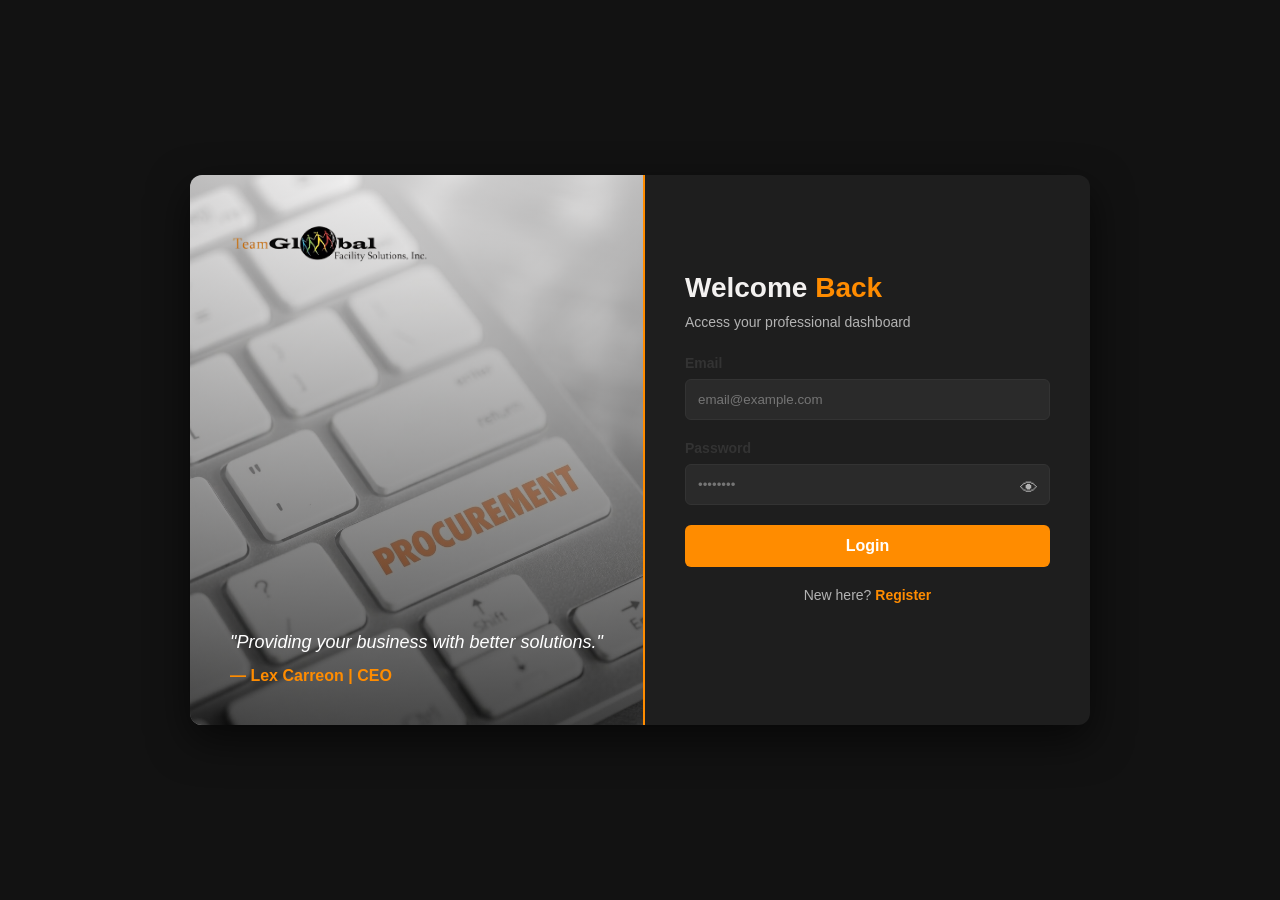
<file: index.html>
<!DOCTYPE html>
<html lang="en">
<head>
    <meta charset="UTF-8">
    <meta name="viewport" content="width=device-width, initial-scale=1.0">
    <title>Login | TGFSI</title>
    <link rel="stylesheet" href="style.css">
</head>
<body>
    <div class="split-screen">
        <div class="left-panel">
            <div class="logo-section">
    <img src="Assets/logo.png" alt="ProTech Logo" class="brand-logo">
</div>
            <div class="quote-section">
                <blockquote>"Providing your business with better solutions."</blockquote>
                <span>— Lex Carreon | CEO</span>
            </div>
        </div>

        <div class="right-panel">
            <form id="loginForm">
                <h2>Welcome <span class="highlight">Back</span></h2>
                <p>Access your professional dashboard</p>
                
                <div class="input-group">
                    <label>Email</label>
                    <input type="email" id="email" placeholder="email@example.com" required>
                    <span id="emailError" class="error-msg">Please enter a valid email.</span>
                </div>
                
                <div class="input-group">
                    <label>Password</label>
                    <input type="password" id="password" placeholder="••••••••" required>
                    <span class="toggle-password" id="eyeIcon">👁</span>
                    <span id="passError" class="error-msg">Password must be at least 6 characters.</span>
                </div>
                
                <script>
                    const passwordInput = document.getElementById('password');
                    const eyeIcon = document.getElementById('eyeIcon');

                    eyeIcon.addEventListener('click', function () {
                        // Toggle the type attribute
                        const type = passwordInput.getAttribute('type') === 'password' ? 'text' : 'password';
                        passwordInput.setAttribute('type', type);
                        
                        // Optional: Change the icon look when clicked
                        this.style.color = type === 'text' ? '#FF8C00' : '#B3B3B3';
                    });

                    // Keep your existing validation logic here...
                </script>

                <button type="submit" class="btn-primary">Login</button>
                <p class="switch-text">New here? <a href="register.html">Register</a></p>
            </form>
        </div>
    </div>

    <script>
        const loginForm = document.getElementById('loginForm');
        
        loginForm.addEventListener('submit', (e) => {
            e.preventDefault(); // Prevent the form from actually submitting to a server
            
            let valid = true;
            const email = document.getElementById('email').value;
            const password = document.getElementById('password').value;

            // Reset errors
            document.querySelectorAll('.error-msg').forEach(msg => msg.style.display = 'none');

            // Simple Logic Validation
            if (!email.includes('@')) {
                document.getElementById('emailError').style.display = 'block';
                valid = false;
            }
            if (password.length < 6) {
                document.getElementById('passError').style.display = 'block';
                valid = false;
            }

            // --- NEW REDIRECTION LOGIC ---
            if (valid) {
                // This sends the user to your new PR Tracker page!
                window.location.href = "Dashboard_PRTracker.html";
            }
        });
    </script>
</body>
</html>
</file>
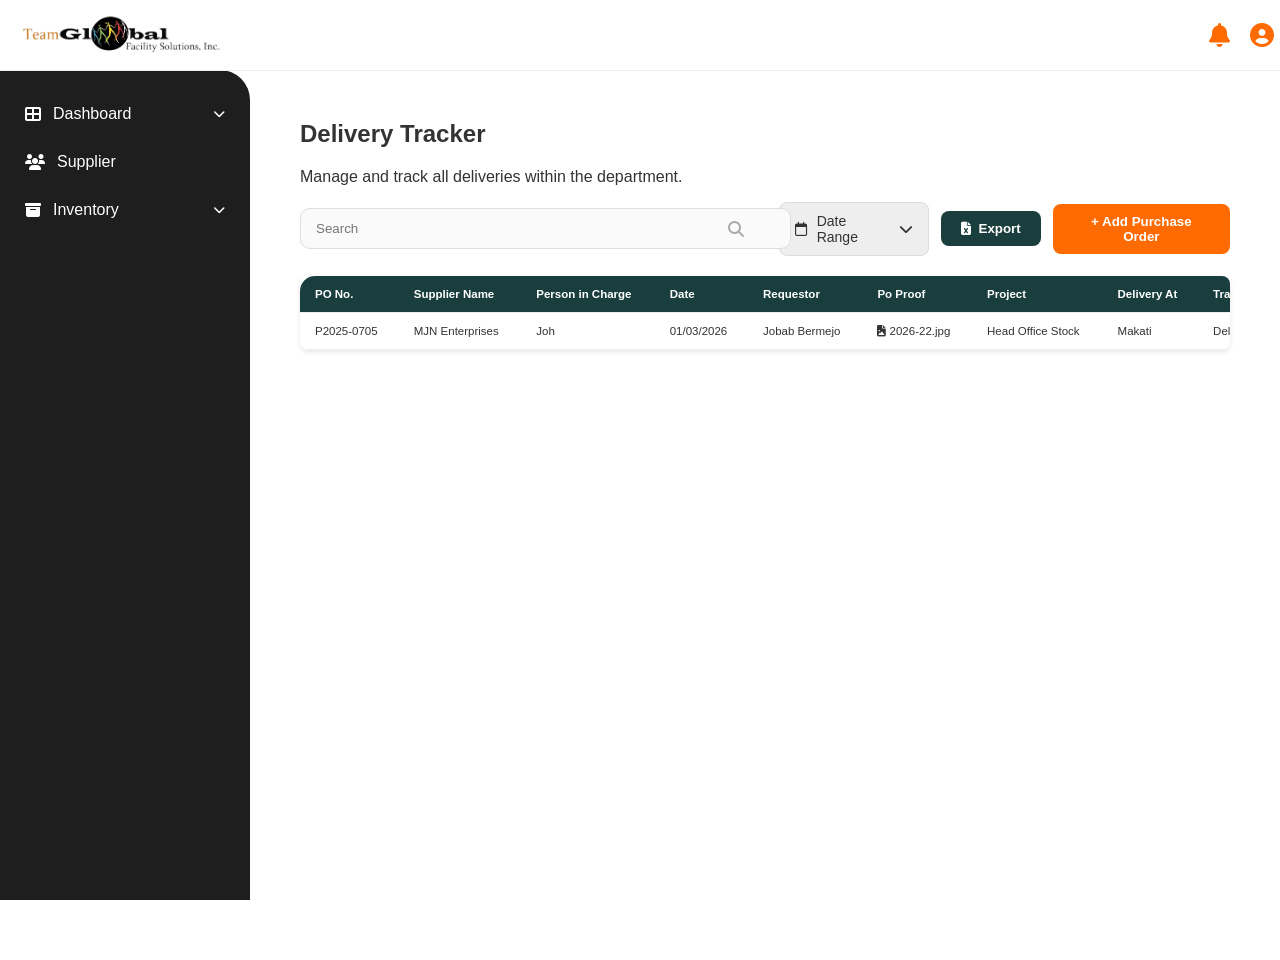
<file: Dashboard_DeliveryTracker.html>
<!DOCTYPE html>
<html lang="en">
<head>
    <meta charset="UTF-8">
    <meta name="viewport" content="width=device-width, initial-scale=1.0">
    <title>Delivery Tracker | TGFSI</title>
    <link rel="stylesheet" href="Dashboard_DeliveryTracker.css">
    <link rel="stylesheet" href="https://cdnjs.cloudflare.com/ajax/libs/font-awesome/6.4.0/css/all.min.css">
</head>
<body>

    <header class="main-header">
        <div class="header-left">
            <img src="Assets/logo.png" alt="" class="header-logo">
        </div>
        <div class="header-right">
            <div class="dropdown-container" id="notifDropdown">
                <i class="fa-solid fa-bell notification-icon"></i>
                <div class="dropdown-menu">
                    <div class="dropdown-item">No new notifications</div>
                </div>
            </div>

            <div class="profile-icon dropdown-container" id="profileDropdown">
                <i class="fa-solid fa-circle-user"></i>
                <div class="dropdown-menu">
                    <a href="Profile.html" class="dropdown-item"><i class="fa-solid fa-user"></i> Profile</a>
                    <a href="Calendar.html" class="dropdown-item"><i class="fas fa-calendar-alt"></i> Calendar</a>
                    <a href="index.html" class="dropdown-item"><i class="fa-solid fa-right-from-bracket"></i> Log-out</a>
                </div>
            </div>
        </div>
    </header>

    <div class="app-container">
        <aside class="sidebar">
            <nav class="side-nav">
                <div class="menu-item">
                    <i class="fa-solid fa-table-cells-large"></i> 
                    <span>Dashboard</span>
                    <i class="fa-solid fa-chevron-down caret"></i>
                </div>
                    <div class="sub-menu">
                        <a href="Dashboard_PRTracker.html">PR tracker</a>
                        </div>
                    <div class="sub-menu">
                        <a href="Dashboard_POTracker.html">PO Tracker</a> 
                    </div>
                    <div class="sub-menu">
                        <a href="Dashboard_Payment.html">Payment</a>
                    </div>
                    <div class="sub-menu">
                        <a href="Dashboard_Savings.html">Savings</a>
                    </div>
                    <div class="active-tab">
                        <a href="Dashboard_DeliveryTracker.html">Delivery Tracker</a>
                    </div>

                <div class="menu-item">
                    <i class="fa-solid fa-users"></i>
                    <a href="Supplier.html"> Supplier</a>
                </div>
                
                <div class="menu-item">
                    <i class="fa-solid fa-box-archive"></i>
                    <span>Inventory</span>
                    <i class="fa-solid fa-chevron-down caret"></i>
                </div>
                <div class="sub-menu"><a href="Inventory_YTD.html">YTD</a></div>
                <div class="sub-menu"><a href="Inventory_Products.html">Products</a></div>
                <div class="sub-menu"><a href="Inventory_StockIn.html">Stock In</a></div>
                <div class="sub-menu"><a href="Inventory_StockOut.html">Stock Out</a></div>
                <div class="sub-menu"><a href="Inventory_PullOutSupplies.html">Pull-Out Supplies</a></div>
            </nav>
        </aside>

        <main class="content-area">
            <section class="title-section">
                <h1>Delivery Tracker</h1>
                <p>Manage and track all deliveries within the department.</p>
            </section>

            <section class="filters-bar">
                <div class="search-box">
                    <input type="text" placeholder="Search">
                    <i class="fa-solid fa-magnifying-glass"></i>
                </div>
                <div class="actions">
                    <div class="date-select">
                        <i class="fa-regular fa-calendar"></i>
                        Date Range
                        <i class="fa-solid fa-chevron-down"></i>
                    </div>
                    <button id="exportExcelBtn" style="background: #1A3E3E; color: white; border: none; padding: 10px 20px; border-radius: 8px; font-weight: bold; cursor: pointer; display: flex; align-items: center; gap: 8px;">
                        <i class="fa-solid fa-file-excel"></i> Export
                    </button>
                    <button class="add-btn">+ Add Purchase Order</button>
                </div>
            </section>

            <div class="table-wrapper">
                <table>
                    <thead>
                        <tr>
                            <th>PO No.</th>
                            <th>Supplier Name</th>
                            <th>Person in Charge</th>
                            <th>Date</th>
                            <th>Requestor</th>
                            <th>Po Proof</th>
                            <th>Project</th>
                            <th>Delivery At</th>
                            <th>Tracker</th>
                            <th>Delivery Receipt</th>
                            <th>Actions</th>
                        </tr>
                    </thead>
                    <tbody>
                        <tr>
                            <td>P2025-0705</td>
                            <td>MJN Enterprises</td>
                            <td>Joh</td>
                            <td>01/03/2026</td>
                            <td>Jobab Bermejo</td>
                            <td><i class="fa-solid fa-file-image"></i> 2026-22.jpg</td>
                            <td>Head Office Stock</td>
                            <td>Makati</td>
                            <td>Delivered</td>
                            <td><i class="fa-solid fa-file-image"></i> 2026-22.jpg</td>
                            <td class="action-icons">
                                <i class="fa-solid fa-pen-to-square"></i>
                                <i class="fa-solid fa-trash"></i>
                            </td>
                        </tr>
                    </tbody>
                </table>
            </div>
        </main>
    </div>

<div id="calendarDropdown" class="calendar-dropdown">
    <div class="calendar-range-header">
        <span id="rangeDisplay">Jan 1 - Jan 8</span>
    </div>
    <div class="calendar-picker">
        <div class="calendar-month-nav">
            <i class="fa-solid fa-chevron-left"></i>
            <span style="font-weight: bold; color: #444;">January 2026</span>
            <i class="fa-solid fa-chevron-right"></i>
        </div>
        <div class="calendar-grid" id="calendarGrid"></div>
        <div class="calendar-footer">
            <span id="saveCalendarBtn">Save</span>
        </div>
    </div>
</div>


<div id="prModal" class="modal-overlay">
    <div class="modal-content" style="max-width: 700px; border-radius: 15px;">
        <div class="modal-header" style="border: none; padding-bottom: 0;">
            <i class="fa-solid fa-xmark close-modal" id="closeModal" style="margin-left: auto;"></i>
        </div>
        
        <div class="modal-body" style="padding-top: 0;">
            <h2 style="font-size: 1.5rem; margin-bottom: 20px; font-weight: 600;">Create New Delivery</h2>
            
            <div class="form-row">
                <div class="form-group">
                    <label>P.O Number</label>
                    <input type="text" id="modalPONum" placeholder="">
                </div>
                <div class="form-group">
                    <label>Supplier Name</label>
                    <input type="text" id="modalSupplier" placeholder="">
                </div>
            </div>

            <div class="form-row">
                <div class="form-group">
                    <label>Requestor</label>
                    <input type="text" id="modalRequestor">
                </div>
                <div class="form-group">
                    <label>Person-in-Charge</label>
                    <div class="custom-select">
                        <div class="select-trigger"><span></span> <i class="fa-solid fa-chevron-down"></i></div>
                        <div class="options-list">
                            <div>Joh</div>
                            <div>She</div>
                            <div>Mich</div>
                            <div>Eva</div>
                            <div>Bob</div>
                        </div>

                    </div>
                </div>
            </div>

            <div class="form-group">
                <label>Project</label>
                <input type="text" id="modalProject" style="width: 100%;">
            </div>

            <div class="form-row">
                <div class="form-group">
                        <label>Date</label>
                        <div class="custom-date-picker" id="datePicker1">
                            <div class="input-icon-wrap">
                                <i class="fa-regular fa-calendar left-icon"></i>
                                <input type="text" placeholder="dd/mm/yyyy" readonly>
                                <i class="fa-solid fa-chevron-down right-icon"></i>
                            </div>
                            <div class="mini-calendar" id="cal1"></div>
                        </div>
                    </div>
                <div class="form-group">
                    <label>Delivery At</label>
                    <div class="custom-select">
                        <div class="select-trigger"><span></span> <i class="fa-solid fa-chevron-down"></i></div>
                        <div class="options-list">
                            <div>Makati</div>
                            <div>Mandaluyong</div>
                            <div>Cebu</div>
                            <div>Pick Up</div>
                        </div>
                    </div>
                </div>
            </div>

            <div class="form-row">
                <div class="form-group">
                    <label>Tracker</label>
                    <div class="custom-select">
                        <div class="select-trigger"><span></span> <i class="fa-solid fa-chevron-down"></i></div>
                     <div class="options-list">
                            <div>Delivered</div>
                            <div>Processing</div>
                            <div>On Hold</div>
                            <div>Cancelled</div>
                            <div>Purchased Order</div>
                            <div>Request for Payment</div>
                            <div>For Courier Delivery</div>
                            <div>For Pick-Up</div>
                            <div>Completed</div>
                           
                        </div>
                    </div>
                </div>
                <div class="form-group"></div> </div>

            <div class="form-row" style="margin-top: 20px; gap: 20px;">
                <div class="col-upload" style="flex: 1;">
                    <div class="upload-box" id="dropZoneDR">
                        <p class="upload-title" style="font-size: 12px; margin-bottom: 8px; color: #444;">Upload Delivery Receipt Files</p>
                        <i class="fa-solid fa-download download-icon" style="color: #888; margin-bottom: 10px;"></i>
                        <p class="upload-hint" style="font-size: 11px; color: #666; margin: 5px 0;">Choose a File or Drag & Drop it here.</p>
                        <p class="upload-limit" style="font-size: 9px; color: #aaa; margin-bottom: 10px;">JPEG, PNG, XLSX, PDF, up to 10MB</p>

                        <input type="file" id="fileInputDR" multiple accept="image/*,.pdf,.xlsx" style="display: none;">
                        <button class="browse-btn" onclick="document.getElementById('fileInputDR').click()">Browse File</button>
                        
                        <div id="previewContainerDR" class="preview-container" style="margin-bottom: 10px;"></div>
                    </div>
                </div>

                <div class="col-upload" style="flex: 1;">
                    <div class="upload-box" id="dropZonePO">
                        <p class="upload-title" style="font-size: 12px; margin-bottom: 8px; color: #444;">Upload P.O Proof Files</p>
                        <i class="fa-solid fa-download download-icon" style="color: #888; margin-bottom: 10px;"></i>
                        <p class="upload-hint" style="font-size: 11px; color: #666; margin: 5px 0;">Choose a File or Drag & Drop it here.</p>
                        <p class="upload-limit" style="font-size: 9px; color: #aaa; margin-bottom: 10px;">JPEG, PNG, XLSX, PDF, up to 10MB</p>

                        <input type="file" id="fileInputPO" multiple accept="image/*,.pdf,.xlsx" style="display: none;">
                        <button class="browse-btn" onclick="document.getElementById('fileInputPO').click()">Browse File</button>
                        
                        <div id="previewContainerPO" class="preview-container" style="margin-bottom: 10px;"></div>
                    </div>
                </div>
            </div>
        </div>

        <div class="modal-footer">
                <button class="btn-cancel" id="cancelModal">Cancel</button>
                <button class="btn-create" id="submitBtn">Create</button>
            </div>
    </div>
</div>

<script>
// Modal Logic
const prModal = document.getElementById('prModal');
const addPrBtn = document.querySelector('.add-btn');
const closePr = document.getElementById('closeModal');
const cancelPr = document.getElementById('cancelModal');

addPrBtn.onclick = () => prModal.style.display = 'flex';
[closePr, cancelPr].forEach(btn => btn.onclick = () => prModal.style.display = 'none');

// --- Advanced Dynamic Calendar Logic ---
let currentViewDate = new Date(2026, 0, 1); // Starts at Jan 2026
let startDate = null;
let endDate = null;

const calendarGrid = document.getElementById('calendarGrid');
const monthYearLabel = document.querySelector('.calendar-month-nav span');
const rangeDisplay = document.getElementById('rangeDisplay');
const dateRangeBtn = document.querySelector('.date-select');
const calendarWrap = document.getElementById('calendarDropdown');

function renderDynamicCalendar() {
    calendarGrid.innerHTML = '';
    const year = currentViewDate.getFullYear();
    const month = currentViewDate.getMonth();

    // Set Label (e.g., January 2026)
    const monthNames = ["January", "February", "March", "April", "May", "June", "July", "August", "September", "October", "November", "December"];
    monthYearLabel.innerText = `${monthNames[month]} ${year}`;

    // Render Weekday Headers
    ['Su','Mo','Tu','We','Th','Fr','Sa'].forEach(day => {
        const d = document.createElement('div');
        d.className = 'day-name'; d.style.fontSize = '11px'; d.style.color = '#888';
        d.innerText = day; calendarGrid.appendChild(d);
    });

    // Calculate Month Details
    const firstDayIndex = new Date(year, month, 1).getDay();
    const lastDay = new Date(year, month + 1, 0).getDate();
    const prevLastDay = new Date(year, month, 0).getDate();

    // 1. Previous Month "Mute" Days
    for (let x = firstDayIndex; x > 0; x--) {
        const d = document.createElement('div');
        d.className = 'day mute';
        d.innerText = prevLastDay - x + 1;
        calendarGrid.appendChild(d);
    }

    // 2. Current Month Days
    for (let i = 1; i <= lastDay; i++) {
        const d = document.createElement('div');
        d.className = 'day';
        d.innerText = i;
        
        const thisDate = new Date(year, month, i);

        // Highlight Logic
        if (startDate && thisDate.getTime() === startDate.getTime()) d.classList.add('selected-edge');
        if (endDate && thisDate.getTime() === endDate.getTime()) d.classList.add('selected-edge');
        if (startDate && endDate && thisDate > startDate && thisDate < endDate) d.classList.add('in-range');

        d.onclick = () => handleDateSelect(thisDate);
        calendarGrid.appendChild(d);
    }

    // 3. Next Month "Mute" Days
    const totalSlots = 42; // standard 6-row grid
    const remainingSlots = totalSlots - (firstDayIndex + lastDay);
    for (let j = 1; j <= remainingSlots; j++) {
        const d = document.createElement('div');
        d.className = 'day mute';
        d.innerText = j;
        calendarGrid.appendChild(d);
    }
    
    updateHeader();
}

function handleDateSelect(date) {
    if (!startDate || (startDate && endDate)) {
        startDate = date;
        endDate = null;
    } else if (date < startDate) {
        endDate = startDate;
        startDate = date;
    } else {
        endDate = date;
    }
    renderDynamicCalendar();
}

function updateHeader() {
    const options = { month: 'short', day: 'numeric' };
    if (!startDate) {
        rangeDisplay.innerText = "Select Dates";
    } else if (!endDate) {
        rangeDisplay.innerText = `${startDate.toLocaleDateString('en-US', options)} - ...`;
    } else {
        rangeDisplay.innerText = `${startDate.toLocaleDateString('en-US', options)} - ${endDate.toLocaleDateString('en-US', options)}`;
    }
}

// Navigation Controls
document.querySelector('.fa-chevron-left').onclick = (e) => {
    e.stopPropagation();
    currentViewDate.setMonth(currentViewDate.getMonth() - 1);
    renderDynamicCalendar();
};

document.querySelector('.fa-chevron-right').onclick = (e) => {
    e.stopPropagation();
    currentViewDate.setMonth(currentViewDate.getMonth() + 1);
    renderDynamicCalendar();
};

// Toggle & Save
dateRangeBtn.onclick = (e) => {
    e.stopPropagation();
    calendarWrap.style.display = (calendarWrap.style.display === 'block') ? 'none' : 'block';
};

document.getElementById('saveCalendarBtn').onclick = () => {
    if (startDate && endDate) {
        const options = { month: 'short', day: 'numeric' };
        dateRangeBtn.innerHTML = `<i class="fa-regular fa-calendar"></i> ${startDate.toLocaleDateString('en-US', options)} - ${endDate.toLocaleDateString('en-US', options)} <i class="fa-solid fa-chevron-down"></i>`;
        
        filterTableByDate();
    }
    calendarWrap.style.display = 'none';
};

// Init
renderDynamicCalendar();

// Toggle Function for Custom Dropdowns
document.querySelectorAll('.select-trigger').forEach(trigger => {
    trigger.onclick = function(e) {
        e.stopPropagation();
        const parent = this.parentElement;
        closeAllDropdowns();
        parent.classList.toggle('open');
    };
});

// Select Option Logic
document.querySelectorAll('.options-list div').forEach(option => {
    option.onclick = function() {
        const text = this.innerText;
        const parent = this.closest('.custom-select');
        parent.querySelector('span').innerText = text;
        parent.classList.remove('open');
        
        // Update active class
        parent.querySelectorAll('div').forEach(d => d.classList.remove('active'));
        this.classList.add('active');
    };
});

// Calendar Input Toggle
document.querySelectorAll('.custom-date-picker .input-icon-wrap').forEach(wrap => {
    wrap.onclick = function(e) {
        e.stopPropagation();
        const parent = this.parentElement;
        closeAllDropdowns();
        parent.classList.add('open');
        // Trigger mini calendar render (Reuse your existing renderDynamicCalendar logic here)
        renderMiniCalendar(parent.querySelector('.mini-calendar'), parent.querySelector('input'));
    };
});

function closeAllDropdowns() {
    document.querySelectorAll('.custom-select, .custom-date-picker').forEach(el => el.classList.remove('open'));
}

window.onclick = closeAllDropdowns;

// Toggle Function for Custom Dropdowns
document.querySelectorAll('.select-trigger').forEach(trigger => {
    trigger.onclick = function(e) {
        e.stopPropagation();
        const parent = this.parentElement;
        closeAllDropdowns();
        parent.classList.toggle('open');
    };
});

// Select Option Logic
document.querySelectorAll('.options-list div').forEach(option => {
    option.onclick = function() {
        const text = this.innerText;
        const parent = this.closest('.custom-select');
        parent.querySelector('span').innerText = text;
        parent.classList.remove('open');
        
        // Update active class
        parent.querySelectorAll('div').forEach(d => d.classList.remove('active'));
        this.classList.add('active');
    };
});

// Calendar Input Toggle
document.querySelectorAll('.custom-date-picker .input-icon-wrap').forEach(wrap => {
    wrap.onclick = function(e) {
        e.stopPropagation();
        const parent = this.parentElement;
        closeAllDropdowns();
        parent.classList.add('open');
        // Trigger mini calendar render (Reuse your existing renderDynamicCalendar logic here)
        renderMiniCalendar(parent.querySelector('.mini-calendar'), parent.querySelector('input'));
    };
});

function filterTableByDate() {
    if (!startDate || !endDate) return;

    const rows = document.querySelectorAll('table tbody tr');
    
    // Normalize start/end to midnight for clean comparison
    const s = new Date(startDate).setHours(0,0,0,0);
    const e = new Date(endDate).setHours(0,0,0,0);

    rows.forEach(row => {
        const dateCellText = row.cells[3].innerText.trim(); // Column 4
        const rowDate = parseTableDate(dateCellText);

        if (rowDate) {
            const r = rowDate.setHours(0,0,0,0);
            // Logic: Show if row date is between or equal to start and end
            if (r >= s && r <= e) {
                row.style.display = "";
            } else {
                row.style.display = "none";
            }
        }
    });
}

function closeAllDropdowns() {
    document.querySelectorAll('.custom-select, .custom-date-picker').forEach(el => el.classList.remove('open'));
}

window.onclick = closeAllDropdowns;

// Simplified Mini Calendar Render
function renderMiniCalendar(container, targetInput) {
    container.innerHTML = `
        <div class="calendar-month-nav">
            <i class="fa-solid fa-chevron-left"></i>
            <span style="font-weight: bold; font-size:12px;">January 2026</span>
            <i class="fa-solid fa-chevron-right"></i>
        </div>
        <div class="calendar-grid" style="grid-template-columns: repeat(7, 1fr); font-size:10px;">
            ${/* Simplified loop for demo - use your existing grid logic here */ ''}
            <div class="day" onclick="selectDate(this, '${targetInput.placeholder}')">1</div>
            </div>
    `;
}

// State for each mini calendar
const calendarStates = {
    cal1: { date: new Date(), inputId: 'dateInput1' },
    cal2: { date: new Date(), inputId: 'dateInput2' }
};

function initMiniCalendars() {
    Object.keys(calendarStates).forEach(key => {
        renderMiniCalendar(key);
    });
}

function renderMiniCalendar(key) {
    const state = calendarStates[key];
    const container = document.getElementById(key);
    
    // Safety check: if the ID 'cal1' or 'cal2' isn't on the page, stop here
    if (!container) return; 

    const year = state.date.getFullYear();
    const month = state.date.getMonth();
    const monthNames = ["January", "February", "March", "April", "May", "June", "July", "August", "September", "October", "November", "December"];
    const firstDay = new Date(year, month, 1).getDay();
    const lastDate = new Date(year, month + 1, 0).getDate();
    const prevLastDate = new Date(year, month, 0).getDate();

    let html = `
        <div class="mini-calendar-header">
            <i class="fa-solid fa-chevron-left" onclick="changeMiniMonth('${key}', -1)"></i>
            <span>${monthNames[month]} ${year}</span>
            <i class="fa-solid fa-chevron-right" onclick="changeMiniMonth('${key}', 1)"></i>
        </div>
        <div class="mini-grid">
            ${['Su','Mo','Tu','We','Th','Fr','Sa'].map(d => `<div class="mini-day-name">${d}</div>`).join('')}
    `;

    for (let x = firstDay; x > 0; x--) { html += `<div class="mini-day mute">${prevLastDate - x + 1}</div>`; }
    for (let i = 1; i <= lastDate; i++) {
        const isSelected = isSameDay(new Date(year, month, i), state.selected) ? 'selected' : '';
        html += `<div class="mini-day ${isSelected}" onclick="selectMiniDate('${key}', ${i})">${i}</div>`;
    }
    html += `</div>`;
    container.innerHTML = html;
}

function changeMiniMonth(key, delta) {
    event.stopPropagation();
    calendarStates[key].date.setMonth(calendarStates[key].date.getMonth() + delta);
    renderMiniCalendar(key);
}

function selectMiniDate(key, day) {
    event.stopPropagation();
    const state = calendarStates[key];
    const selectedDate = new Date(state.date.getFullYear(), state.date.getMonth(), day);
    state.selected = selectedDate;
    
    // Format: dd/mm/yyyy
    const formatted = `${String(day).padStart(2, '0')}/${String(selectedDate.getMonth() + 1).padStart(2, '0')}/${selectedDate.getFullYear()}`;
    
    // Find input and update
    const wrapper = document.getElementById(key).parentElement;
    wrapper.querySelector('input').value = formatted;
    
    renderMiniCalendar(key);
    closeAllDropdowns();
}

function isSameDay(d1, d2) {
    return d1 && d2 && d1.getFullYear() === d2.getFullYear() && d1.getMonth() === d2.getMonth() && d1.getDate() === d2.getDate();
}

// Helper to parse table date format: "Jul 3-25"
function parseTableDate(dateStr) {
    if (!dateStr) return null;
    // Converts "Jul 3-25" to a format JS understands: "Jul 3 2025"
    const cleanDate = dateStr.replace('-', ' 20'); 
    const date = new Date(cleanDate);
    return isNaN(date.getTime()) ? null : date;
}

// Ensure the HTML for your inputs has the correct IDs
// Example: <div class="mini-calendar" id="cal1"></div>

initMiniCalendars();

//=============================================////=============================================//
//=============================================////=============================================//

// Updated Toggle for Custom Date Picker with Smart Positioning
document.querySelectorAll('custom-date-picker input-icon-wrap').forEach(wrap => {
    wrap.onclick = function(e) {
        e.stopPropagation();
        const parent = this.parentElement;
        const calendar = parent.querySelector('mini-calendar');
        
        // Close other dropdowns first
        closeAllDropdowns();

        // --- Smart Positioning Logic ---
        const rect = this.getBoundingClientRect();
        const spaceBelow = window.innerHeight - rect.bottom;
        const calendarHeight = 280; // Estimated height of your mini calendar

        if (spaceBelow < calendarHeight) {
            parent.classList.add('drop-up');
        } else {
            parent.classList.remove('drop-up');
        }
        // -------------------------------

        parent.classList.add('open');
        
        // Trigger the render for the specific calendar ID (e.g., 'cal1')
        const calId = calendar.getAttribute('id');
        if (calId) {
            renderMiniCalendar(calId);
        }
    };
});
//===========================================================================================//
//===========================================================================================//

// --- REUSABLE UPLOAD FUNCTIONALITY ---
// --- 1. FILE UPLOAD STATE & LOGIC ---
const uploadState = {
    dr: { files: [], inputId: 'fileInputDR', previewId: 'previewContainerDR' },
    po: { files: [], inputId: 'fileInputPO', previewId: 'previewContainerPO' }
};

function initUploadBoxes() {
    ['dr', 'po'].forEach(key => {
        const state = uploadState[key];
        const input = document.getElementById(state.inputId);
        const preview = document.getElementById(state.previewId);

        if (!input) return;

        input.onchange = (e) => {
            const newFiles = Array.from(e.target.files);
            if (state.files.length + newFiles.length > 3) {
                alert("Max 3 files per box.");
                return;
            }
            newFiles.forEach(file => {
                state.files.push(file);
                renderFilePreview(file, preview, state, key);
            });
        };
    });
}

    function renderFilePreview(file, container, state, key) {
        const reader = new FileReader();
        reader.onload = (e) => {
            const div = document.createElement('div');
            div.className = 'preview-item';
            
            // Use a generic icon for non-image files like PDF/XLSX
            const isImg = file.type.startsWith('image/');
            const innerHTML = isImg 
                ? `<img src="${e.target.result}" alt="preview">`
                : `<div style="display:flex; height:100%; align-items:center; justify-content:center; font-size:20px; color:#666;"><i class="fa-solid fa-file-lines"></i></div>`;

            div.innerHTML = `
                ${innerHTML}
                <div class="remove-img"><i class="fa-solid fa-xmark"></i></div>
            `;

            // Delete functionality
            div.querySelector('.remove-img').onclick = () => {
                state.files = state.files.filter(f => f !== file);
                div.remove();
            };

            container.appendChild(div);
        };
        reader.readAsDataURL(file);
    }

// --- 2. SUBMIT (CREATE/ADD) LOGIC ---
const submitBtn = document.getElementById('submitBtn');
const tableBody = document.querySelector('table tbody');

submitBtn.onclick = function() {
    // Collect Data
    const rowData = {
        poNum: document.getElementById('modalPONum').value || "N/A",
        supplier: document.getElementById('modalSupplier').value || "N/A",
        pic: document.querySelector('.custom-select span')?.innerText || "N/A",
        date: document.querySelector('#datePicker1 input')?.value || "N/A",
        requestor: document.getElementById('modalRequestor').value || "N/A",
        poFile: uploadState.po.files.length > 0 ? uploadState.po.files[0].name : "No file",
        project: document.getElementById('modalProject').value || "N/A",
        deliveryAt: document.querySelectorAll('.custom-select span')[1]?.innerText || "N/A",
        tracker: document.querySelectorAll('.custom-select span')[2]?.innerText || "N/A",
        drFile: uploadState.dr.files.length > 0 ? uploadState.dr.files[0].name : "No file"
    };

    const rowHTML = `
        <td>${rowData.poNum}</td>
        <td>${rowData.supplier}</td>
        <td>${rowData.pic}</td>
        <td>${rowData.date}</td>
        <td>${rowData.requestor}</td>
        <td><i class="fa-solid fa-file-image"></i> ${rowData.poFile}</td>
        <td>${rowData.project}</td>
        <td>${rowData.deliveryAt}</td>
        <td>${rowData.tracker}</td>
        <td><i class="fa-solid fa-file-image"></i> ${rowData.drFile}</td>
        <td class="action-icons">
            <i class="fa-solid fa-pen-to-square"></i>
            <i class="fa-solid fa-trash"></i>
        </td>
    `;

    const editingRow = prModal.getAttribute('data-editing-row');

    if (editingRow) {
        // Update existing row
        const rowToUpdate = tableBody.rows[editingRow];
        rowToUpdate.innerHTML = rowHTML;
        prModal.removeAttribute('data-editing-row');
    } else {
        // Add new row
        const newRow = document.createElement('tr');
        newRow.innerHTML = rowHTML;
        tableBody.prepend(newRow);
    }

    resetModal();
    prModal.style.display = 'none';
};

// --- 3. EDIT & DELETE LOGIC (Event Delegation) ---
tableBody.addEventListener('click', (e) => {
    const row = e.target.closest('tr');
    
    // DELETE
    if (e.target.classList.contains('fa-trash')) {
        if (confirm("Delete this record?")) row.remove();
    }

    // EDIT
    if (e.target.classList.contains('fa-pen-to-square')) {
        prModal.style.display = 'flex';
        prModal.querySelector('h2').innerText = "Edit Delivery";
        submitBtn.innerText = "Save Changes";
        
        // Fill Modal with Row Data
        document.getElementById('modalPONum').value = row.cells[0].innerText;
        document.getElementById('modalSupplier').value = row.cells[1].innerText;
        document.getElementById('modalRequestor').value = row.cells[4].innerText;
        document.getElementById('modalProject').value = row.cells[6].innerText;
        document.querySelector('#datePicker1 input').value = row.cells[3].innerText;
        
        // Track the row index
        prModal.setAttribute('data-editing-row', row.sectionRowIndex);
    }
});

// --- 4. RESET MODAL ---
function resetModal() {
    document.querySelectorAll('.modal-body input').forEach(i => i.value = '');
    document.querySelectorAll('.custom-select span').forEach(s => s.innerText = '');
    document.getElementById('previewContainerDR').innerHTML = '';
    document.getElementById('previewContainerPO').innerHTML = '';
    uploadState.dr.files = [];
    uploadState.po.files = [];
    prModal.querySelector('h2').innerText = "Create New Delivery";
    submitBtn.innerText = "Create";
}

// Initialize
initUploadBoxes();
</script>

<script>
document.addEventListener('DOMContentLoaded', function() {
    const searchInput = document.querySelector('.search-box input');
    const tableRows = () => document.querySelectorAll('table tbody tr');

    // --- 1. SEARCH FILTER LOGIC ---
    searchInput.addEventListener('input', filterTable);

    function filterTable() {
        const searchTerm = searchInput.value.toLowerCase();
        
        tableRows().forEach(row => {
            const rowText = row.innerText.toLowerCase();
            const dateStr = row.cells[0].innerText; // Date is in 1st column
            const rowDate = parseTableDate(dateStr);

            // Check Search Match
            const matchesSearch = rowText.includes(searchTerm);
            
            // Check Date Range Match (if dates are selected)
            let matchesDate = true;
            if (startDate && endDate && rowDate) {
                // Remove time from comparison
                const d = new Date(rowDate.getFullYear(), rowDate.getMonth(), rowDate.getDate());
                const s = new Date(startDate.getFullYear(), startDate.getMonth(), startDate.getDate());
                const e = new Date(endDate.getFullYear(), endDate.getMonth(), endDate.getDate());
                matchesDate = (d >= s && d <= e);
            }

            // Show or Hide the row
            row.style.display = (matchesSearch && matchesDate) ? "" : "none";
        });
    }

    // --- 2. DATE RANGE FILTER LOGIC ---
    // We update your existing "Save" button in the calendar dropdown
    const saveCalendarBtn = document.getElementById('saveCalendarBtn');
    
    saveCalendarBtn.addEventListener('click', function() {
        if (startDate && endDate) {
            // Your existing label update logic
            const options = { month: 'short', day: 'numeric' };
            dateRangeBtn.innerHTML = `<i class="fa-regular fa-calendar"></i> ${startDate.toLocaleDateString('en-US', options)} - ${endDate.toLocaleDateString('en-US', options)} <i class="fa-solid fa-chevron-down"></i>`;
            
            // Trigger the filter
            filterTable();
        }
        calendarWrap.style.display = 'none';
    });

    // Helper to turn table date strings (e.g., "8/27/2025" or "27/08/2025") into Date Objects
    function parseTableDate(dateStr) {
    if (!dateStr) return null;
    
    // Check if the format is "Jul 3-25" (your current table format)
    if (dateStr.includes('-')) {
        const parts = dateStr.replace('-', ' 20').split(' '); 
        // Turns "Jul 3-25" into "Jul 3 2025"
        return new Date(parts.join(' '));
    } 
    
    // Check if the format is "03/01/2026" (your modal/input format)
    if (dateStr.includes('/')) {
        const [day, month, year] = dateStr.split('/');
        return new Date(year, month - 1, day);
    }

    return new Date(dateStr);
}
});
</script>


<script>
document.querySelectorAll('.side-nav .menu-item').forEach(item => {
    // 1. Initial State: Hide sub-menus on page load (Optional)
    toggleSubMenus(item, false); 

    item.style.cursor = 'pointer'; // Ensure user knows it's clickable

    item.addEventListener('click', function() {
        // Toggle the caret rotation
        const caret = this.querySelector('.caret');
        if (caret) {
            caret.style.transform = caret.style.transform === 'rotate(180deg)' ? 'rotate(0deg)' : 'rotate(180deg)';
            caret.style.transition = 'transform 0.3s ease';
        }

        // Check current state of the first sub-menu item to determine if we show or hide
        const firstSub = this.nextElementSibling;
        const isHidden = !firstSub || firstSub.style.display === 'none';
        
        toggleSubMenus(this, isHidden);
    });
});

function toggleSubMenus(menuItem, show) {
    let next = menuItem.nextElementSibling;
    
    while (next && (next.classList.contains('sub-menu') || next.classList.contains('active-tab'))) {
        next.style.display = show ? 'block' : 'none';
        next = next.nextElementSibling;
    }
}

//=============================================////=============================================//
//=============================================////=============================================//

document.getElementById('exportExcelBtn').onclick = function() {
    let csv = [];
    const rows = document.querySelectorAll("table tr");
    
    for (let i = 0; i < rows.length; i++) {
        // Only export rows that are visible (matches your filters)
        if (rows[i].style.display !== "none") {
            let row = [];
            const cols = rows[i].querySelectorAll("td, th");
            
            for (let j = 0; j < cols.length - 1; j++) { // Length - 1 to skip "Actions" column
                // Clean the text: remove commas (which break CSVs) and Peso signs for better Excel math
                let data = cols[j].innerText.replace(/,/g, '').replace(/₱/g, '');
                row.push('"' + data + '"');
            }
            csv.push(row.join(","));
        }
    }

    // Create the download link
    const csvFile = new Blob([csv.join("\n")], { type: "text/csv" });
    const downloadLink = document.createElement("a");
    const fileName = `Savings_Report_${new Date().toLocaleDateString()}.csv`;

    downloadLink.download = fileName;
    downloadLink.href = window.URL.createObjectURL(csvFile);
    downloadLink.style.display = "none";
    document.body.appendChild(downloadLink);
    downloadLink.click();
    document.body.removeChild(downloadLink);
};

//=============================================////=============================================//
//=============================================////=============================================//

// --- Header Dropdown Logic ---
const profileBtn = document.getElementById('profileDropdown');
const notifBtn = document.getElementById('notifDropdown');

// Toggle Profile Menu
profileBtn.onclick = (e) => {
    e.stopPropagation();
    notifBtn.querySelector('.dropdown-menu').classList.remove('show'); // Close other
    profileBtn.querySelector('.dropdown-menu').classList.toggle('show');
};

// Toggle Notification Menu
notifBtn.onclick = (e) => {
    e.stopPropagation();
    profileBtn.querySelector('.dropdown-menu').classList.remove('show');
    notifBtn.querySelector('.dropdown-menu').classList.toggle('show');
};

// Close menus when clicking anywhere else on the page
window.addEventListener('click', () => {
    document.querySelectorAll('.dropdown-menu').forEach(menu => {
        menu.classList.remove('show');
    });
});
</script>


</body>
</html>
</file>
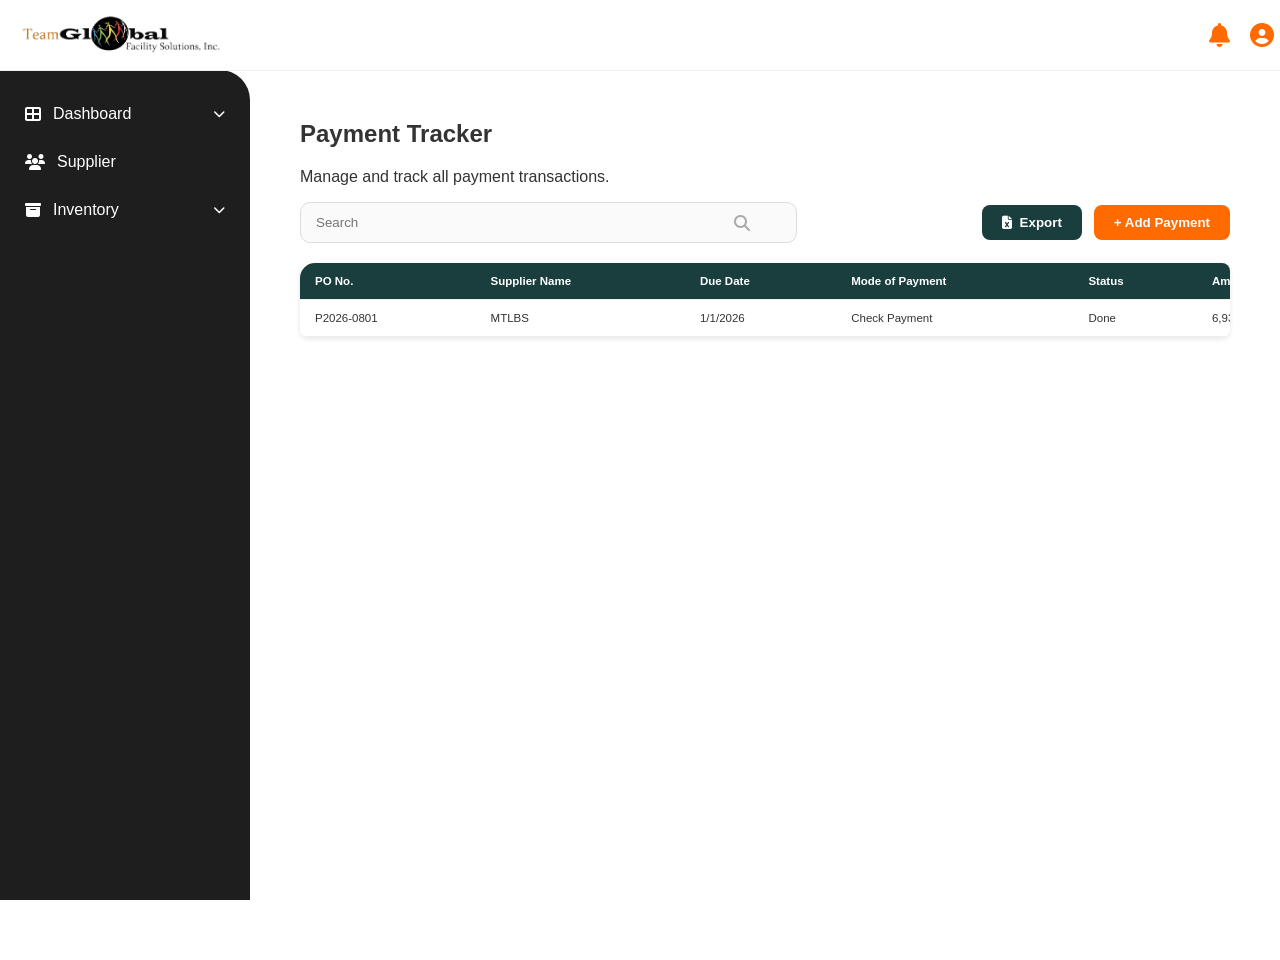
<file: Dashboard_Payment.html>
<!DOCTYPE html>
<html lang="en">
<head>
    <meta charset="UTF-8">
    <meta name="viewport" content="width=device-width, initial-scale=1.0">
    <title>Payment Tracker | TGFSI</title>
    <link rel="stylesheet" href="Dashboard_Payment.css">
    <link rel="stylesheet" href="https://cdnjs.cloudflare.com/ajax/libs/font-awesome/6.4.0/css/all.min.css">
</head>
<body>

    <header class="main-header">
        <div class="header-left">
            <img src="Assets/logo.png" alt="" class="header-logo">
        </div>
        <div class="header-right">
            <div class="dropdown-container" id="notifDropdown">
                <i class="fa-solid fa-bell notification-icon"></i>
                <div class="dropdown-menu">
                    <div class="dropdown-item">No new notifications</div>
                </div>
            </div>

            <div class="profile-icon dropdown-container" id="profileDropdown">
                <i class="fa-solid fa-circle-user"></i>
                <div class="dropdown-menu">
                    <a href="Profile.html" class="dropdown-item"><i class="fa-solid fa-user"></i> Profile</a>
                    <a href="Calendar.html" class="dropdown-item"><i class="fas fa-calendar-alt"></i> Calendar</a>
                    <a href="index.html" class="dropdown-item"><i class="fa-solid fa-right-from-bracket"></i> Log-out</a>
                </div>
            </div>
        </div>
    </header>

    <div class="app-container">
        <aside class="sidebar">
            <nav class="side-nav">
                <div class="menu-item">
                    <i class="fa-solid fa-table-cells-large"></i> 
                    <span>Dashboard</span>
                    <i class="fa-solid fa-chevron-down caret"></i>
                </div>
                    <div class="sub-menu">
                        <a href="Dashboard_PRTracker.html">PR tracker</a>
                    </div>
                    <div class="sub-menu">
                        <a href="Dashboard_POTracker.html">PO Tracker</a> 
                    </div>
                    <div class="active-tab">
                        <a href="Dashboard_Payment.html">Payment</a>
                    </div>
                    <div class="sub-menu">
                        <a href="Dashboard_Savings.html">Savings</a>
                    </div>
                    <div class="sub-menu">
                        <a href="Dashboard_DeliveryTracker.html">Delivery Tracker</a>
                    </div>

                <div class="menu-item">
                    <i class="fa-solid fa-users"></i>
                    <a href="Supplier.html"> Supplier</a>
                </div>
                
                <div class="menu-item">
                    <i class="fa-solid fa-box-archive"></i>
                    <span>Inventory</span>
                    <i class="fa-solid fa-chevron-down caret"></i>
                </div>
                <div class="sub-menu"><a href="Inventory_YTD.html">YTD</a></div>
                <div class="sub-menu"><a href="Inventory_Products.html">Products</a></div>
                <div class="sub-menu"><a href="Inventory_StockIn.html">Stock In</a></div>
                <div class="sub-menu"><a href="Inventory_StockOut.html">Stock Out</a></div>
                <div class="sub-menu"><a href="Inventory_PullOutSupplies.html">Pull-Out Supplies</a></div>
            </nav>
        </aside>

        <main class="content-area">
            <section class="title-section">
                <h1>Payment Tracker</h1>
                <p>Manage and track all payment transactions.</p>
            </section>

            <section class="filters-bar">
                <div class="search-box">
                    <input type="text" placeholder="Search">
                    <i class="fa-solid fa-magnifying-glass"></i>
                </div>
                <div class="actions">
                    <button id="exportExcelBtn" style="background: #1A3E3E; color: white; border: none; padding: 10px 20px; border-radius: 8px; font-weight: bold; cursor: pointer; display: flex; align-items: center; gap: 8px;">
                        <i class="fa-solid fa-file-excel"></i> Export
                    </button>
                    <button class="add-btn">+ Add Payment</button>
                </div>
            </section>

            <div class="table-wrapper">
                <table>
                    <thead>
                        <tr>
                            <th>PO No.</th>
                            <th>Supplier Name</th>
                            <th>Due Date</th>
                            <th>Mode of Payment</th>
                            <th>Status</th>
                            <th>Amount</th>
                            <th>Actions</th>
                        </tr>
                    </thead>
                    <tbody>
                        <tr>
                            <td>P2026-0801</td>
                            <td>MTLBS</td>
                            <td>1/1/2026</td>
                            <td>Check Payment</td>
                            <td class="status-done">Done</td>
                            <td>6,937.50</td>
                            <td class="action-icons">
                                <i class="fa-solid fa-pen-to-square"></i>
                                <i class="fa-solid fa-trash"></i>
                            </td>
                        </tr>
                    </tbody>
                </table>
            </div>
        </main>
    </div>

<div id="prModal" class="modal-overlay">
    <div class="modal-content" style="width: 700px; border-radius: 30px; background: #f2f1ef; padding: 30px;">
        <div class="modal-header" style="border: none;">
            <h2 style="font-family: inherit; font-weight: 500; font-size: 24px; color: #000;">Add New Payment</h2>
            <i class="fa-solid fa-xmark close-modal" id="closeModal" style="font-size: 20px; color: #666;"></i>
        </div>
        
        <div class="modal-body">
            <div class="form-group" style="margin-bottom: 15px;">
                <label style="display: block; margin-bottom: 8px; font-weight: 500;">PO Number</label>
                <input type="text" id="modalPONum" style="width: 100%; height: 45px; background: #e0e0e0; border: 1px solid #ccc; border-radius: 10px; padding: 0 15px;">
            </div>

            <div class="form-row" style="display: flex; gap: 20px; margin-bottom: 15px;">
                <div class="form-group" style="flex: 1;">
                    <label style="display: block; margin-bottom: 8px; font-weight: 500;">Supplier Name</label>
                    <input type="text" id="modalSupplier" style="width: 100%; height: 45px; background: #e0e0e0; border: 1px solid #ccc; border-radius: 10px; padding: 0 15px;">
                </div>
                <div class="form-group" style="flex: 1;">
                    <label style="display: block; margin-bottom: 8px; font-weight: 500;">Mode of payment</label>
                    <div class="custom-select" id="selectMode" style="height: 45px; background: #c8c8c8; border: 1px solid #bbb; border-radius: 10px;">
                        <div class="select-trigger" style="display: flex; justify-content: space-between; align-items: center; height: 100%; padding: 0 15px;">
                            <span>Select</span> <i class="fa-solid fa-chevron-down"></i></div>
                        <div class="options-list">
                            <div>Check Payment</div>
                            <div>Cash</div>
                            <div>Card</div>
                            <div>Installment</div>
                        </div>                            
                    </div>
                </div>
            </div>

            <div class="form-row" style="display: flex; gap: 20px; margin-bottom: 15px;">
                <div class="form-group" style="flex: 1;">
                    <label style="display: block; margin-bottom: 8px; font-weight: 500;">Amount</label>
                    <div style="position: relative;">
                        <input type="number" id="modalAmount" style="width: 100%; height: 45px; background: #c8c8c8; border: 1px solid #bbb; border-radius: 10px; padding: 0 15px;">
                        <div style="position: absolute; right: 10px; top: 50%; transform: translateY(-50%); display: flex; flex-direction: column; font-size: 10px; color: #666;">
                        </div>
                    </div>
                </div>
                
                <div class="form-group" style="flex: 1;">
                    <label style="display: block; margin-bottom: 8px; font-weight: 500;">Status</label>
                    <div class="custom-select" id="selectStatus" style="height: 45px; background: #c8c8c8; border: 1px solid #bbb; border-radius: 10px;">
                        <div class="select-trigger" style="display: flex; justify-content: space-between; align-items: center; height: 100%; padding: 0 15px;">
                            <span>Select</span> <i class="fa-solid fa-chevron-down"></i></div>
                        <div class="options-list">
                            <div>For Deposit</div>
                            <div>For Pick-Up</div>
                            <div>50% Down Payment</div>
                            <div>60% Down Payment</div>
                            <div>Cancelled</div>
                            <div>Credit Card</div>
                            <div>Hold</div>
                        </div>
                    </div>
                </div>
            </div>

            <div class="form-group" style="width: 50%; margin-bottom: 30px;">
                <label style="display: block; margin-bottom: 8px; font-weight: 500;">Due Date</label>
                <div class="custom-date-picker" id="datePicker1">
                    <div class="input-icon-wrap" style="height: 45px; background: #e0e0e0; border: 1px solid #ccc; border-radius: 10px; display: flex; align-items: center; padding: 0 15px;">
                        <i class="fa-regular fa-calendar left-icon" style="margin-right: 10px; color: #666;"></i>
                        <input type="text" placeholder="dd/mm/yyyy" readonly style="background: transparent; border: none; flex-grow: 1; outline: none;">
                        <i class="fa-solid fa-chevron-down right-icon" style="color: #666;"></i>
                    </div>
                    <div class="mini-calendar" id="cal1"></div>
                </div>
            </div>
        </div>

        <div class="modal-footer" style="display: flex; justify-content: flex-end; align-items: center; gap: 20px; border: none; padding: 0;">
            <button class="btn-cancel" id="cancelModal" style="background: transparent; color: #333; font-weight: 500; border: none; cursor: pointer;">Cancel</button>
            <button class="btn-create" style="background: #ff6a00; color: white; border: none; padding: 12px 50px; border-radius: 10px; font-weight: bold; cursor: pointer; font-size: 16px;">Create</button>
        </div>
    </div>
</div>

<script>
// --- GLOBAL STATE ---
let editingRow = null;
const prModal = document.getElementById('prModal');
const addBtn = document.querySelector('.add-btn');
const tableBody = document.querySelector('table tbody');

// --- OPEN MODAL FOR NEW PAYMENT ---
addBtn.onclick = () => {
    editingRow = null; // Reset edit state
    document.querySelector('.modal-header h2').innerText = "Add New Payment";
    document.querySelector('.btn-create').innerText = "Create";
    
    // Clear inputs
    document.getElementById('modalPONum').value = "";
    document.getElementById('modalSupplier').value = "";
    document.getElementById('modalAmount').value = "";
    document.querySelector('#selectMode span').innerText = "Select";
    document.querySelector('#selectStatus span').innerText = "Select";
    document.querySelector('#datePicker1 input').value = "";
    
    prModal.style.display = 'flex';
};

// --- EDIT ICON LOGIC (Event Delegation) ---
tableBody.onclick = function(e) {
    if (e.target.classList.contains('fa-pen-to-square')) {
        editingRow = e.target.closest('tr');
        const cells = editingRow.getElementsByTagName('td');

        // Populate Modal Fields from Table
        document.getElementById('modalPONum').value = cells[0].innerText;
        document.getElementById('modalSupplier').value = cells[1].innerText;
        document.querySelector('#datePicker1 input').value = cells[2].innerText;
        document.querySelector('#selectMode span').innerText = cells[3].innerText;
        document.querySelector('#selectStatus span').innerText = cells[4].innerText;
        document.getElementById('modalAmount').value = cells[5].innerText.replace(/,/g, '');

        // Change UI to Edit Mode
        document.querySelector('.modal-header h2').innerText = "Edit Payment";
        document.querySelector('.btn-create').innerText = "Save Changes";
        prModal.style.display = 'flex';
    }
};

// --- CREATE / SAVE BUTTON ---
document.querySelector('.btn-create').onclick = function() {
    const po = document.getElementById('modalPONum').value;
    const supplier = document.getElementById('modalSupplier').value;
    const dueDate = document.querySelector('#datePicker1 input').value;
    const mode = document.querySelector('#selectMode span').innerText;
    const status = document.querySelector('#selectStatus span').innerText;
    const amount = document.getElementById('modalAmount').value;

    if (!po || !supplier) return alert("Please fill in PO Number and Supplier.");

    if (editingRow) {
        // Update existing row
        const cells = editingRow.getElementsByTagName('td');
        cells[0].innerText = po;
        cells[1].innerText = supplier;
        cells[2].innerText = dueDate;
        cells[3].innerText = mode;
        cells[4].innerText = status;
        cells[4].className = (status === "Done") ? "status-done" : ""; 
        cells[5].innerText = parseFloat(amount).toLocaleString();
    } else {
        // Append new row
        const row = document.createElement('tr');
        row.innerHTML = `
            <td>${po}</td>
            <td>${supplier}</td>
            <td>${dueDate}</td>
            <td>${mode}</td>
            <td class="${status === 'Done' ? 'status-done' : ''}">${status}</td>
            <td>${parseFloat(amount).toLocaleString()}</td>
            <td class="action-icons">
                <i class="fa-solid fa-pen-to-square"></i>
                <i class="fa-solid fa-trash" onclick="this.closest('tr').remove()"></i>
            </td>
        `;
        tableBody.appendChild(row);
    }
    prModal.style.display = 'none';
};

// --- CUSTOM DROPDOWN FUNCTIONALITY ---
document.querySelectorAll('.custom-select').forEach(select => {
    const trigger = select.querySelector('.select-trigger');
    const optionsList = select.querySelector('.options-list');
    const options = select.querySelectorAll('.options-list div');
    const label = trigger.querySelector('span');

    // 1. Toggle dropdown visibility
    trigger.addEventListener('click', (e) => {
        e.stopPropagation(); // Prevents immediate closing
        
        // Close other open dropdowns first
        document.querySelectorAll('.options-list').forEach(list => {
            if (list !== optionsList) list.style.display = 'none';
        });

        const isVisible = optionsList.style.display === 'block';
        optionsList.style.display = isVisible ? 'none' : 'block';
    });

    // 2. Handle option selection
    options.forEach(option => {
        option.addEventListener('click', () => {
            // Update the text
            label.innerText = option.innerText;
            
            // Update active class
            options.forEach(opt => opt.classList.remove('active'));
            option.classList.add('active');
            
            // Close the list
            optionsList.style.display = 'none';
        });
    });
});

// --- MODAL CLOSE BUTTONS ---
document.getElementById('closeModal').onclick = () => prModal.style.display = 'none';
document.getElementById('cancelModal').onclick = () => prModal.style.display = 'none';

// --- CLICK OUTSIDE TO CLOSE ---
window.addEventListener('click', (e) => {
    // Close dropdowns if clicking outside
    if (!e.target.closest('.custom-select')) {
        document.querySelectorAll('.options-list').forEach(list => {
            list.style.display = 'none';
        });
    }
    // Close modal if clicking overlay
    if (e.target === prModal) {
        prModal.style.display = 'none';
    }
});

// Toggle Function for Custom Dropdowns
document.querySelectorAll('.select-trigger').forEach(trigger => {
    trigger.onclick = function(e) {
        e.stopPropagation();
        const parent = this.parentElement;
        closeAllDropdowns();
        parent.classList.toggle('open');
    };
});

// Select Option Logic
document.querySelectorAll('.options-list div').forEach(option => {
    option.onclick = function() {
        const text = this.innerText;
        const parent = this.closest('.custom-select');
        parent.querySelector('span').innerText = text;
        parent.classList.remove('open');
        
        // Update active class
        parent.querySelectorAll('div').forEach(d => d.classList.remove('active'));
        this.classList.add('active');
    };
});

// Calendar Input Toggle
document.querySelectorAll('.custom-date-picker .input-icon-wrap').forEach(wrap => {
    wrap.onclick = function(e) {
        e.stopPropagation();
        const parent = this.parentElement;
        closeAllDropdowns();
        parent.classList.add('open');
        // Trigger mini calendar render (Reuse your existing renderDynamicCalendar logic here)
        renderMiniCalendar(parent.querySelector('.mini-calendar'), parent.querySelector('input'));
    };
});

function closeAllDropdowns() {
    document.querySelectorAll('.custom-select, .custom-date-picker').forEach(el => el.classList.remove('open'));
}

window.onclick = closeAllDropdowns;

// Simplified Mini Calendar Render
function renderMiniCalendar(container, targetInput) {
    container.innerHTML = `
        <div class="calendar-month-nav">
            <i class="fa-solid fa-chevron-left"></i>
            <span style="font-weight: bold; font-size:12px;">January 2026</span>
            <i class="fa-solid fa-chevron-right"></i>
        </div>
        <div class="calendar-grid" style="grid-template-columns: repeat(7, 1fr); font-size:10px;">
            ${/* Simplified loop for demo - use your existing grid logic here */ ''}
            <div class="day" onclick="selectDate(this, '${targetInput.placeholder}')">1</div>
            </div>
    `;
}

// State for each mini calendar
const calendarStates = {
    cal1: { date: new Date(), inputId: 'dateInput1' },
    cal2: { date: new Date(), inputId: 'dateInput2' }
};

function initMiniCalendars() {
    Object.keys(calendarStates).forEach(key => {
        renderMiniCalendar(key);
    });
}

function renderMiniCalendar(key) {
    const state = calendarStates[key];
    const container = document.getElementById(key);
    const year = state.date.getFullYear();
    const month = state.date.getMonth();
    
    const monthNames = ["January", "February", "March", "April", "May", "June", "July", "August", "September", "October", "November", "December"];
    
    // Leap year logic handled by Date(year, month + 1, 0)
    const firstDay = new Date(year, month, 1).getDay();
    const lastDate = new Date(year, month + 1, 0).getDate();
    const prevLastDate = new Date(year, month, 0).getDate();

    let html = `
        <div class="mini-calendar-header">
            <i class="fa-solid fa-chevron-left" onclick="changeMiniMonth('${key}', -1)"></i>
            <span>${monthNames[month]} ${year}</span>
            <i class="fa-solid fa-chevron-right" onclick="changeMiniMonth('${key}', 1)"></i>
        </div>
        <div class="mini-grid">
            ${['Su','Mo','Tu','We','Th','Fr','Sa'].map(d => `<div class="mini-day-name">${d}</div>`).join('')}
    `;

    // Muted days from prev month
    for (let x = firstDay; x > 0; x--) {
        html += `<div class="mini-day mute">${prevLastDate - x + 1}</div>`;
    }

    // Actual days
    for (let i = 1; i <= lastDate; i++) {
        const isSelected = isSameDay(new Date(year, month, i), state.selected) ? 'selected' : '';
        html += `<div class="mini-day ${isSelected}" onclick="selectMiniDate('${key}', ${i})">${i}</div>`;
    }

    html += `</div>`;
    container.innerHTML = html;
}

function changeMiniMonth(key, delta) {
    event.stopPropagation();
    calendarStates[key].date.setMonth(calendarStates[key].date.getMonth() + delta);
    renderMiniCalendar(key);
}

function selectMiniDate(key, day) {
    event.stopPropagation();
    const state = calendarStates[key];
    const selectedDate = new Date(state.date.getFullYear(), state.date.getMonth(), day);
    state.selected = selectedDate;
    
    // Format: dd/mm/yyyy
    const formatted = `${String(day).padStart(2, '0')}/${String(selectedDate.getMonth() + 1).padStart(2, '0')}/${selectedDate.getFullYear()}`;
    
    // Find input and update
    const wrapper = document.getElementById(key).parentElement;
    wrapper.querySelector('input').value = formatted;
    
    renderMiniCalendar(key);
    closeAllDropdowns();
}

function isSameDay(d1, d2) {
    return d1 && d2 && d1.getFullYear() === d2.getFullYear() && d1.getMonth() === d2.getMonth() && d1.getDate() === d2.getDate();
}

initMiniCalendars();

// Updated Toggle for Custom Date Picker with Smart Positioning
document.querySelectorAll('.custom-date-picker .input-icon-wrap').forEach(wrap => {
    wrap.onclick = function(e) {
        e.stopPropagation();
        const parent = this.parentElement;
        const calendar = parent.querySelector('.mini-calendar');
        
        // Close other dropdowns first
        closeAllDropdowns();

        // --- Smart Positioning Logic ---
        const rect = this.getBoundingClientRect();
        const spaceBelow = window.innerHeight - rect.bottom;
        const calendarHeight = 280; // Estimated height of your mini calendar

        if (spaceBelow < calendarHeight) {
            parent.classList.add('drop-up');
        } else {
            parent.classList.remove('drop-up');
        }
        // -------------------------------

        parent.classList.add('open');
        
        // Trigger the render for the specific calendar ID (e.g., 'cal1')
        const calId = calendar.getAttribute('id');
        if (calId) {
            renderMiniCalendar(calId);
        }
    };
});
</script>

<script>
document.querySelectorAll('.side-nav .menu-item').forEach(item => {
    // 1. Initial State: Hide sub-menus on page load (Optional)
    toggleSubMenus(item, false); 

    item.style.cursor = 'pointer'; // Ensure user knows it's clickable

    item.addEventListener('click', function() {
        // Toggle the caret rotation
        const caret = this.querySelector('.caret');
        if (caret) {
            caret.style.transform = caret.style.transform === 'rotate(180deg)' ? 'rotate(0deg)' : 'rotate(180deg)';
            caret.style.transition = 'transform 0.3s ease';
        }

        // Check current state of the first sub-menu item to determine if we show or hide
        const firstSub = this.nextElementSibling;
        const isHidden = !firstSub || firstSub.style.display === 'none';
        
        toggleSubMenus(this, isHidden);
    });
});

function toggleSubMenus(menuItem, show) {
    let next = menuItem.nextElementSibling;
    
    while (next && (next.classList.contains('sub-menu') || next.classList.contains('active-tab'))) {
        next.style.display = show ? 'block' : 'none';
        next = next.nextElementSibling;
    }
}

//=============================================////=============================================//
//=============================================////=============================================//

document.getElementById('exportExcelBtn').onclick = function() {
    let csv = [];
    const rows = document.querySelectorAll("table tr");
    
    for (let i = 0; i < rows.length; i++) {
        // Only export rows that are visible (matches your filters)
        if (rows[i].style.display !== "none") {
            let row = [];
            const cols = rows[i].querySelectorAll("td, th");
            
            for (let j = 0; j < cols.length - 1; j++) { // Length - 1 to skip "Actions" column
                // Clean the text: remove commas (which break CSVs) and Peso signs for better Excel math
                let data = cols[j].innerText.replace(/,/g, '').replace(/₱/g, '');
                row.push('"' + data + '"');
            }
            csv.push(row.join(","));
        }
    }

    // Create the download link
    const csvFile = new Blob([csv.join("\n")], { type: "text/csv" });
    const downloadLink = document.createElement("a");
    const fileName = `Savings_Report_${new Date().toLocaleDateString()}.csv`;

    downloadLink.download = fileName;
    downloadLink.href = window.URL.createObjectURL(csvFile);
    downloadLink.style.display = "none";
    document.body.appendChild(downloadLink);
    downloadLink.click();
    document.body.removeChild(downloadLink);
};

//=============================================////=============================================//
//=============================================////=============================================//

// --- Header Dropdown Logic ---
const profileBtn = document.getElementById('profileDropdown');
const notifBtn = document.getElementById('notifDropdown');

// Toggle Profile Menu
profileBtn.onclick = (e) => {
    e.stopPropagation();
    notifBtn.querySelector('.dropdown-menu').classList.remove('show'); // Close other
    profileBtn.querySelector('.dropdown-menu').classList.toggle('show');
};

// Toggle Notification Menu
notifBtn.onclick = (e) => {
    e.stopPropagation();
    profileBtn.querySelector('.dropdown-menu').classList.remove('show'); // Close other
    notifBtn.querySelector('.dropdown-menu').classList.toggle('show');
};

// Close menus when clicking anywhere else on the page
window.addEventListener('click', () => {
    document.querySelectorAll('.dropdown-menu').forEach(menu => {
        menu.classList.remove('show');
    });
});
</script>

</body>
</html>
</file>
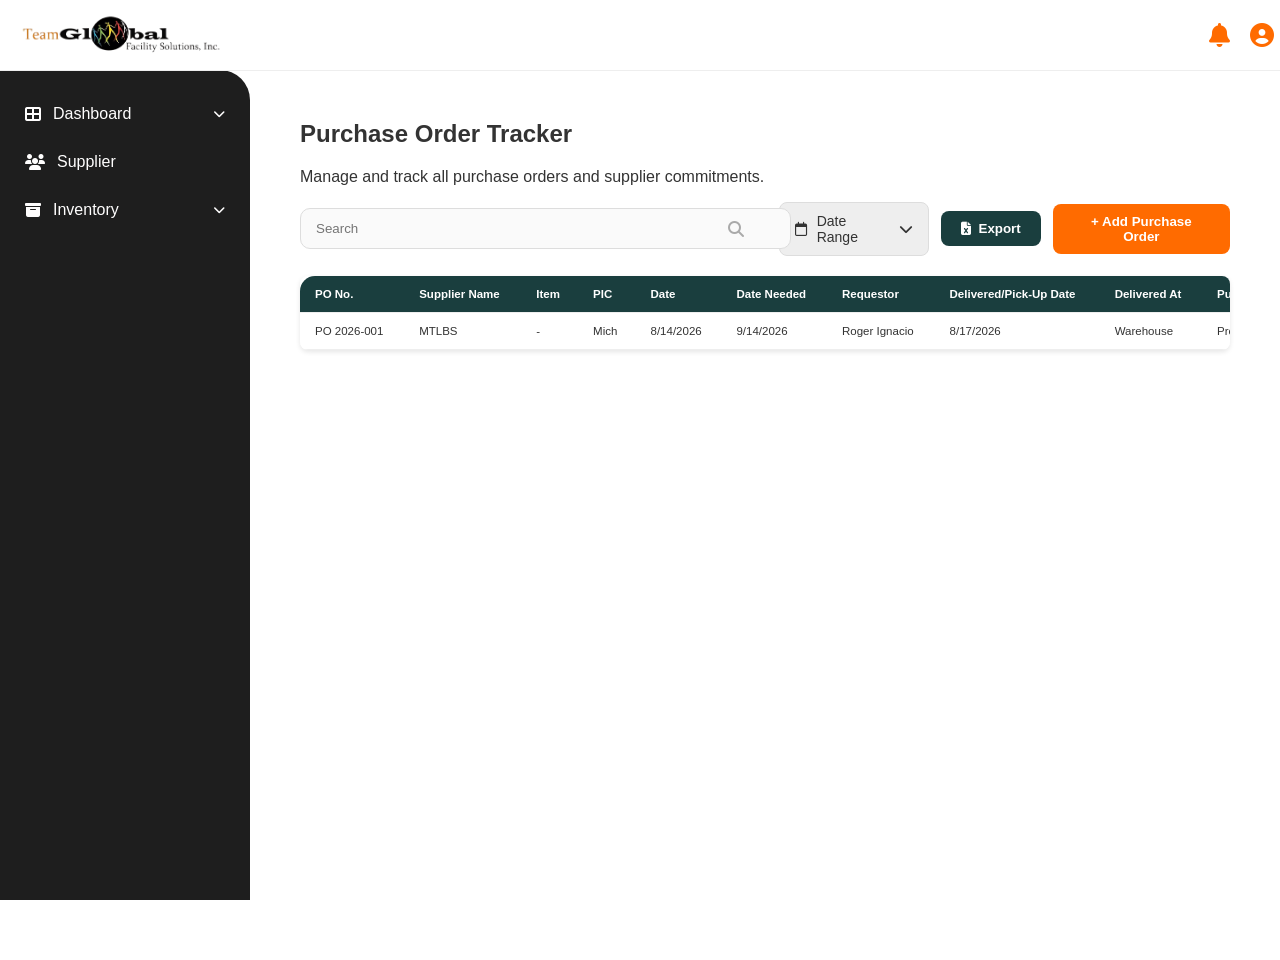
<file: Dashboard_POTracker.html>
<!DOCTYPE html>
<html lang="en">
<head>
    <meta charset="UTF-8">
    <meta name="viewport" content="width=device-width, initial-scale=1.0">
    <title>PO Tracker | TGFSI</title>
    <link rel="stylesheet" href="Dashboard_POTracker.css"> 
    <link rel="stylesheet" href="https://cdnjs.cloudflare.com/ajax/libs/font-awesome/6.4.0/css/all.min.css">
</head>
<body>

    <header class="main-header">
        <div class="header-left">
            <img src="Assets/logo.png" alt="" class="header-logo">
        </div>
        <div class="header-right">
            <div class="dropdown-container" id="notifDropdown">
                <i class="fa-solid fa-bell notification-icon"></i>
                <div class="dropdown-menu">
                    <div class="dropdown-item">No new notifications</div>
                </div>
            </div>

            <div class="profile-icon dropdown-container" id="profileDropdown">
                <i class="fa-solid fa-circle-user"></i>
                <div class="dropdown-menu">
                    <a href="Profile.html" class="dropdown-item"><i class="fa-solid fa-user"></i> Profile</a>
                    <a href="Calendar.html" class="dropdown-item"><i class="fas fa-calendar-alt"></i> Calendar</a>
                    <a href="index.html" class="dropdown-item"><i class="fa-solid fa-right-from-bracket"></i> Log-out</a>
                </div>
            </div>
        </div>
    </header>

    <div class="app-container">
        <aside class="sidebar">
            <nav class="side-nav">
                <div class="menu-item">
                    <i class="fa-solid fa-table-cells-large"></i> 
                    <span>Dashboard</span>
                    <i class="fa-solid fa-chevron-down caret"></i>
                </div>
                <div class="sub-menu"><a href="Dashboard_PRTracker.html">PR tracker</a></div>
                <div class="active-tab"><a href="Dashboard_POTracker.html">PO Tracker</a></div>
                <div class="sub-menu"><a href="Dashboard_Payment.html">Payment</a></div>
                <div class="sub-menu"><a href="Dashboard_Savings.html">Savings</a></div>
                <div class="sub-menu"><a href="Dashboard_DeliveryTracker.html">Delivery Tracker</a></div>
                <div class="menu-item">
                    <i class="fa-solid fa-users"></i>
                    <a href="Supplier.html"> Supplier</a>
                </div>
                <div class="menu-item">
                    <i class="fa-solid fa-box-archive"></i>
                    <span>Inventory</span>
                    <i class="fa-solid fa-chevron-down caret"></i>
                </div>
                <div class="sub-menu"><a href="Inventory_YTD.html">YTD</a></div>
                <div class="sub-menu"><a href="Inventory_Products.html">Products</a></div>
                <div class="sub-menu"><a href="Inventory_StockIn.html">Stock In</a></div>
                <div class="sub-menu"><a href="Inventory_StockOut.html">Stock Out</a></div>
                <div class="sub-menu"><a href="Inventory_PullOutSupplies.html">Pull-Out Supplies</a></div>
            </nav>
        </aside>

        <main class="content-area">
            <section class="title-section">
                <h1>Purchase Order Tracker</h1>
                <p>Manage and track all purchase orders and supplier commitments.</p>
            </section>

            <section class="filters-bar">
                <div class="search-box">
                    <input type="text" id="searchInput" placeholder="Search">
                    <i class="fa-solid fa-magnifying-glass"></i>
                </div>
                <div class="actions">
                    <div class="date-select" id="dateRangeBtn">
                        <i class="fa-regular fa-calendar"></i>
                        <span id="rangeBtnText">Date Range</span>
                        <i class="fa-solid fa-chevron-down"></i>
                    </div>
                    <button id="exportExcelBtn" style="background: #1A3E3E; color: white; border: none; padding: 10px 20px; border-radius: 8px; font-weight: bold; cursor: pointer; display: flex; align-items: center; gap: 8px;">
                        <i class="fa-solid fa-file-excel"></i> Export
                    </button>
                    <button class="add-btn">+ Add Purchase Order</button>
                </div>
            </section>

            <div class="table-wrapper">
                <table id="poTable">
                    <thead>
                        <tr>
                            <th>PO No.</th>
                            <th>Supplier Name</th>
                            <th>Item</th>
                            <th>PIC</th>
                            <th>Date</th>
                            <th>Date Needed</th>
                            <th>Requestor</th>
                            <th>Delivered/Pick-Up Date</th>
                            <th>Delivered At</th>
                            <th>Purpose/Project</th>
                            <th>Status</th>
                            <th>Actions</th>
                        </tr>
                    </thead>
                    <tbody>
                        <tr>
                            <td>PO 2026-001</td>
                            <td>MTLBS</td>
                            <td>-</td>
                            <td>Mich</td>
                            <td>8/14/2026</td>
                            <td>9/14/2026</td>
                            <td>Roger Ignacio</td>
                            <td>8/17/2026</td>
                            <td>Warehouse</td>
                            <td>Projects Team</td>
                            <td class="status-done">Received</td>
                            <td class="action-icons">
                                <i class="fa-solid fa-pen-to-square"></i>
                                <i class="fa-solid fa-trash"></i>
                            </td>
                        </tr>
                    </tbody>
                </table>
            </div>
        </main>
    </div>

    <div id="calendarDropdown" class="calendar-dropdown" style="display:none;">
        <div class="calendar-range-header">
            <span id="rangeDisplay">Select Dates</span>
        </div>
        <div class="calendar-picker">
            <div class="calendar-month-nav">
                <i class="fa-solid fa-chevron-left" id="prevMonth"></i>
                <span id="currentMonthYear" style="font-weight: bold; color: #444;">January 2026</span>
                <i class="fa-solid fa-chevron-right" id="nextMonth"></i>
            </div>
            <div class="calendar-grid" id="calendarGrid"></div>
            <div class="calendar-footer">
                <span id="saveCalendarBtn" style="cursor:pointer; color: #ff6a00; font-weight:bold;">Save</span>
            </div>
        </div>
    </div>

    <div id="prModal" class="modal-overlay" style="display:none;">
        <div class="modal-content" style="width: 700px; border-radius: 20px; background: #f4f4f4;">
            <div class="modal-header">
                <h2>Create New Purchase Order</h2>
                <i class="fa-solid fa-xmark close-modal" id="closeModal"></i>
            </div>
            <div class="modal-body">
                <div class="form-group"><label>P.O Number</label><input type="text" id="modalPONum"></div>
                <div class="form-row">
                    <div class="form-group">
                        <label>Supplier Name</label>
                        <div class="custom-select" id="selectSupplier">
                            <div class="select-trigger"><span>Select</span> <i class="fa-solid fa-chevron-down"></i></div>
                            <div class="options-list"><div>MTLBS</div><div>ROCKWELL</div><div>OPEMS</div></div>
                        </div>
                    </div>
                    <div class="form-group"><label>Item</label><input type="text" id="modalItem"></div>
                </div>
                <div class="form-row">
                    <div class="form-group">
                        <label>Person in charge</label>
                        <div class="custom-select" id="selectPIC">
                            <div class="select-trigger"><span>Select</span> <i class="fa-solid fa-chevron-down"></i></div>
                            <div class="options-list"><div>Mich</div><div>Sherlyn</div></div>
                        </div>
                    </div>
                    <div class="form-group"><label>Requestor</label><input type="text" id="modalRequestor"></div>
                </div>
                <div class="form-row">
                    <div class="form-group">
                        <label>Date Needed</label>
                        <div class="custom-date-picker" id="datePicker1">
                            <div class="input-icon-wrap">
                                <i class="fa-regular fa-calendar left-icon"></i>
                                <input type="text" placeholder="dd/mm/yyyy" readonly>
                                <i class="fa-solid fa-chevron-down right-icon"></i>
                            </div>
                            <div class="mini-calendar" id="cal1"></div>
                        </div>
                    </div>
                    <div class="form-group">
                        <label>Delivered Pick-Up Date</label>
                        <div class="custom-date-picker" id="datePicker2">
                            <div class="input-icon-wrap">
                                <i class="fa-regular fa-calendar left-icon"></i>
                                <input type="text" placeholder="dd/mm/yyyy" readonly>
                                <i class="fa-solid fa-chevron-down right-icon"></i>
                            </div>
                            <div class="mini-calendar" id="cal2"></div>
                        </div>
                    </div>
                </div>
                <div class="form-group"><label>Delivered At</label><input type="text" id="modalDeliveredAt"></div>
                <div class="form-row">
                    <div class="form-group">
                        <label>Purpose/Project</label>
                        <div class="custom-select" id="selectProject">
                            <div class="select-trigger"><span>Select</span> <i class="fa-solid fa-chevron-down"></i></div>
                            <div class="options-list"><div>Projects Team</div><div>Maintenance</div></div>
                        </div>
                    </div>
                    <div class="form-group">
                        <label>Status</label>
                        <div class="custom-select" id="selectStatus">
                            <div class="select-trigger"><span>Select</span> <i class="fa-solid fa-chevron-down"></i></div>
                            <div class="options-list"><div>Received</div><div>Pending</div><div>Cancelled</div></div>
                        </div>
                    </div>
                </div>
            </div>
            <div class="modal-footer">
                <button class="btn-cancel" id="cancelModal">Cancel</button>
                <button class="btn-create" id="submitBtn">Create</button>
            </div>
        </div>
    </div>

    <script>
    // --- 1. GLOBAL STATE & SELECTORS ---
    const prModal = document.getElementById('prModal');
    const addPrBtn = document.querySelector('.add-btn');
    const closePr = document.getElementById('closeModal');
    const cancelPr = document.getElementById('cancelModal');
    const searchInput = document.getElementById('searchInput');
    const tableBody = document.querySelector('#poTable tbody');
    const calendarWrap = document.getElementById('calendarDropdown');
    const dateRangeBtn = document.getElementById('dateRangeBtn');
    let editingRow = null;

    // Calendar Range State
    let currentViewDate = new Date(2026, 0, 1);
    let rangeStart = null;
    let rangeEnd = null;

    // Mini Calendar State for Modal
    const calendarStates = {
        cal1: { date: new Date(), selected: null },
        cal2: { date: new Date(), selected: null }
    };

    // --- 2. MODAL CONTROLS ---
    addPrBtn.onclick = () => { 
        editingRow = null; 
        document.querySelector('.modal-header h2').innerText = "Create New Purchase Order";
        document.querySelector('.btn-create').innerText = "Create";
        // Clear inputs for new entry
        document.querySelectorAll('.modal-body input').forEach(i => i.value = '');
        document.querySelectorAll('.custom-select span').forEach(s => s.innerText = 'Select');
        prModal.style.display = 'flex'; 
    };
    [closePr, cancelPr].forEach(btn => btn.onclick = () => prModal.style.display = 'none');

    // --- 3. DASHBOARD FILTER CALENDAR ---
    function renderRangeCalendar() {
        const grid = document.getElementById('calendarGrid');
        grid.innerHTML = '';
        const year = currentViewDate.getFullYear();
        const month = currentViewDate.getMonth();
        const months = ["January", "February", "March", "April", "May", "June", "July", "August", "September", "October", "November", "December"];
        
        document.getElementById('currentMonthYear').innerText = `${months[month]} ${year}`;
        ['Su','Mo','Tu','We','Th','Fr','Sa'].forEach(d => grid.innerHTML += `<div class="day-name">${d}</div>`);

        const firstDay = new Date(year, month, 1).getDay();
        const lastDate = new Date(year, month + 1, 0).getDate();

        // Filling leading empty days
        for (let i = 0; i < firstDay; i++) {
            const prevDate = new Date(year, month, 0).getDate() - (firstDay - i - 1);
            grid.innerHTML += `<div class="day mute">${prevDate}</div>`;
        }
        for (let i = 1; i <= lastDate; i++) {
            const d = document.createElement('div');
            d.className = 'day';
            d.innerText = i;
            const thisDate = new Date(year, month, i);
            if (rangeStart && isSameDay(thisDate, rangeStart)) d.classList.add('selected-edge');
            if (rangeEnd && isSameDay(thisDate, rangeEnd)) d.classList.add('selected-edge');
            if (rangeStart && rangeEnd && thisDate > rangeStart && thisDate < rangeEnd) d.classList.add('in-range');
            
            d.onclick = (e) => { e.stopPropagation(); handleRangeSelect(thisDate); };
            grid.appendChild(d);
        }
        updateRangeHeaderText();
    }

    function handleRangeSelect(date) {
        if (!rangeStart || (rangeStart && rangeEnd)) { rangeStart = date; rangeEnd = null; }
        else if (date < rangeStart) { rangeEnd = rangeStart; rangeStart = date; }
        else { rangeEnd = date; }
        renderRangeCalendar();
    }

    function updateRangeHeaderText() {
        const opt = { month: 'short', day: 'numeric' };
        const display = document.getElementById('rangeDisplay');
        if (!rangeStart) display.innerText = "Select Dates";
        else if (!rangeEnd) display.innerText = `${rangeStart.toLocaleDateString('en-US', opt)} - ...`;
        else display.innerText = `${rangeStart.toLocaleDateString('en-US', opt)} - ${rangeEnd.toLocaleDateString('en-US', opt)}`;
    }

    dateRangeBtn.onclick = (e) => {
        e.stopPropagation();
        const isHidden = calendarWrap.style.display === 'none';
        closeAllDropdowns();
        if (isHidden) { calendarWrap.style.display = 'block'; renderRangeCalendar(); }
    };

    document.getElementById('prevMonth').onclick = (e) => { e.stopPropagation(); currentViewDate.setMonth(currentViewDate.getMonth() - 1); renderRangeCalendar(); };
    document.getElementById('nextMonth').onclick = (e) => { e.stopPropagation(); currentViewDate.setMonth(currentViewDate.getMonth() + 1); renderRangeCalendar(); };

    document.getElementById('saveCalendarBtn').onclick = () => {
        if (rangeStart && rangeEnd) {
            const opt = { month: 'short', day: 'numeric' };
            document.getElementById('rangeBtnText').innerText = `${rangeStart.toLocaleDateString('en-US', opt)} - ${rangeEnd.toLocaleDateString('en-US', opt)}`;
            filterTable();
        }
        calendarWrap.style.display = 'none';
    };

    // --- 4. SEARCH & FILTER ---
    searchInput.oninput = filterTable;

    function filterTable() {
        const term = searchInput.value.toLowerCase();
        const rows = tableBody.querySelectorAll('tr');
        rows.forEach(row => {
            const cells = row.cells;
            const textMatch = Array.from(cells).some(c => c.innerText.toLowerCase().includes(term));
            
            let dateMatch = true;
            if (rangeStart && rangeEnd) {
                const rowDate = new Date(cells[4].innerText);
                dateMatch = (rowDate >= rangeStart && rowDate <= rangeEnd);
            }
            row.style.display = (textMatch && dateMatch) ? "" : "none";
        });
    }

    // --- 5. MINI CALENDAR (MODAL) ---
    document.querySelectorAll('.custom-date-picker .input-icon-wrap').forEach(wrap => {
        wrap.onclick = function(e) {
            e.stopPropagation();
            const parent = this.parentElement;
            const calId = parent.querySelector('.mini-calendar').id;
            const isOpen = parent.classList.contains('open');
            closeAllDropdowns();
            if (!isOpen) { parent.classList.add('open'); renderMiniCalendar(calId); }
        };
    });

    function renderMiniCalendar(key) {
        const state = calendarStates[key];
        const container = document.getElementById(key);
        const year = state.date.getFullYear();
        const month = state.date.getMonth();
        const firstDay = new Date(year, month, 1).getDay();
        const lastDate = new Date(year, month + 1, 0).getDate();

        let html = `<div class="mini-calendar-header"><i class="fa-solid fa-chevron-left" onclick="changeMiniMonth(event,'${key}',-1)"></i><span>${state.date.toLocaleString('default',{month:'long'})} ${year}</span><i class="fa-solid fa-chevron-right" onclick="changeMiniMonth(event,'${key}',1)"></i></div><div class="mini-grid">`;
        ['S','M','T','W','T','F','S'].forEach(d => html += `<div class="mini-day-name">${d}</div>`);
        for (let x=0; x<firstDay; x++) html += `<div class="mini-day mute"></div>`;
        for (let i=1; i<=lastDate; i++) {
            const isSel = isSameDay(new Date(year, month, i), state.selected) ? 'selected' : '';
            html += `<div class="mini-day ${isSel}" onclick="selectMiniDate(event,'${key}',${i})">${i}</div>`;
        }
        container.innerHTML = html + `</div>`;
    }

    window.changeMiniMonth = (e, key, delta) => {
        e.stopPropagation();
        calendarStates[key].date.setMonth(calendarStates[key].date.getMonth() + delta);
        renderMiniCalendar(key);
    };

    window.selectMiniDate = (e, key, day) => {
        e.stopPropagation();
        const state = calendarStates[key];
        state.selected = new Date(state.date.getFullYear(), state.date.getMonth(), day);
        const formatted = `${String(day).padStart(2,'0')}/${String(state.selected.getMonth()+1).padStart(2,'0')}/${state.selected.getFullYear()}`;
        document.getElementById(key).parentElement.querySelector('input').value = formatted;
        closeAllDropdowns();
    };

    // --- 6. DROPDOWN UTILS ---
    document.querySelectorAll('.select-trigger').forEach(t => {
        t.onclick = (e) => {
            e.stopPropagation();
            const p = t.parentElement;
            const wasOpen = p.classList.contains('open');
            closeAllDropdowns();
            if(!wasOpen) p.classList.add('open');
        };
    });

    document.querySelectorAll('.options-list div').forEach(opt => {
        opt.onclick = (e) => {
            e.stopPropagation();
            const p = opt.closest('.custom-select');
            p.querySelector('span').innerText = opt.innerText;
            p.classList.remove('open');
        };
    });

    function closeAllDropdowns() {
        document.querySelectorAll('.custom-select, .custom-date-picker').forEach(el => el.classList.remove('open'));
        calendarWrap.style.display = 'none';
    }

    function isSameDay(d1, d2) {
        return d1 && d2 && d1.getFullYear() === d2.getFullYear() && d1.getMonth() === d2.getMonth() && d1.getDate() === d2.getDate();
    }

    window.onclick = () => closeAllDropdowns();

    // --- 7. CREATE / UPDATE PO ---
    document.getElementById('submitBtn').onclick = function() {
        const po = document.getElementById('modalPONum').value;
        if (!po) return alert("Enter PO Number");

        const supplier = document.querySelector('#selectSupplier span').innerText;
        const item = document.getElementById('modalItem').value;
        const pic = document.querySelector('#selectPIC span').innerText;
        const dateNeeded = document.querySelector('#datePicker1 input').value;
        const requestor = document.getElementById('modalRequestor').value;
        const deliveryDate = document.querySelector('#datePicker2 input').value;
        const deliveredAt = document.getElementById('modalDeliveredAt').value;
        const project = document.querySelector('#selectProject span').innerText;
        const status = document.querySelector('#selectStatus span').innerText;

        if (editingRow) {
            const cells = editingRow.cells;
            cells[0].innerText = po; cells[1].innerText = supplier; cells[2].innerText = item;
            cells[3].innerText = pic; cells[5].innerText = dateNeeded; cells[6].innerText = requestor;
            cells[7].innerText = deliveryDate; cells[8].innerText = deliveredAt; cells[9].innerText = project;
            cells[10].innerText = status;
            cells[10].className = (status === "Received") ? "status-done" : "";
        } else {
            const row = document.createElement('tr');
            row.innerHTML = `
                <td>${po}</td><td>${supplier}</td><td>${item}</td><td>${pic}</td>
                <td>${new Date().toLocaleDateString()}</td><td>${dateNeeded}</td>
                <td>${requestor}</td><td>${deliveryDate}</td><td>${deliveredAt}</td>
                <td>${project}</td><td class="${status==='Received'?'status-done':''}">${status}</td>
                <td class="action-icons">
                    <i class="fa-solid fa-pen-to-square"></i> 
                    <i class="fa-solid fa-trash" onclick="this.closest('tr').remove()"></i>
                </td>`;
            tableBody.appendChild(row);
        }
        prModal.style.display = 'none';
    };

    // --- 8. SIDEBAR NAVIGATION ---
    document.querySelectorAll('.side-nav .menu-item').forEach(item => {
        toggleSubMenus(item, false); 
        item.style.cursor = 'pointer';
        item.addEventListener('click', function() {
            const caret = this.querySelector('.caret');
            if (caret) {
                caret.style.transform = caret.style.transform === 'rotate(180deg)' ? 'rotate(0deg)' : 'rotate(180deg)';
                caret.style.transition = 'transform 0.3s ease';
            }
            const firstSub = this.nextElementSibling;
            const isHidden = !firstSub || firstSub.style.display === 'none';
            toggleSubMenus(this, isHidden);
        });
    });

    function toggleSubMenus(menuItem, show) {
        let next = menuItem.nextElementSibling;
        while (next && (next.classList.contains('sub-menu') || next.classList.contains('active-tab'))) {
            next.style.display = show ? 'block' : 'none';
            next = next.nextElementSibling;
        }
    }

    // --- 9. EDIT PO LOGIC (EVENT DELEGATION) ---
    tableBody.addEventListener('click', function(e) {
        if (e.target.classList.contains('fa-pen-to-square')) {
            editingRow = e.target.closest('tr');
            const cells = editingRow.cells;

            document.getElementById('modalPONum').value = cells[0].innerText;
            document.getElementById('modalItem').value = cells[2].innerText;
            document.getElementById('modalRequestor').value = cells[6].innerText;
            document.getElementById('modalDeliveredAt').value = cells[8].innerText;

            document.querySelector('#selectSupplier span').innerText = cells[1].innerText;
            document.querySelector('#selectPIC span').innerText = cells[3].innerText;
            document.querySelector('#selectProject span').innerText = cells[9].innerText;
            document.querySelector('#selectStatus span').innerText = cells[10].innerText;

            document.querySelector('#datePicker1 input').value = cells[5].innerText;
            document.querySelector('#datePicker2 input').value = cells[7].innerText;

            document.querySelector('.modal-header h2').innerText = "Edit Purchase Order";
            document.querySelector('.btn-create').innerText = "Save Changes";
            prModal.style.display = 'flex';
        }
    });

    // --- 10. EXPORT LOGIC ---
    document.getElementById('exportExcelBtn').onclick = function() {
        let csv = [];
        const rows = document.querySelectorAll("table tr");
        for (let i = 0; i < rows.length; i++) {
            if (rows[i].style.display !== "none") {
                let row = [];
                const cols = rows[i].querySelectorAll("td, th");
                for (let j = 0; j < cols.length - 1; j++) {
                    let data = cols[j].innerText.replace(/,/g, '').replace(/₱/g, '');
                    row.push('"' + data + '"');
                }
                csv.push(row.join(","));
            }
        }
        const csvFile = new Blob([csv.join("\n")], { type: "text/csv" });
        const downloadLink = document.createElement("a");
        downloadLink.download = `PO_Report_${new Date().toLocaleDateString()}.csv`;
        downloadLink.href = window.URL.createObjectURL(csvFile);
        document.body.appendChild(downloadLink);
        downloadLink.click();
        document.body.removeChild(downloadLink);
    };

        
    // --- Header Dropdown Logic ---
    const profileBtn = document.getElementById('profileDropdown');
    const notifBtn = document.getElementById('notifDropdown');

    // Toggle Profile Menu
    profileBtn.onclick = (e) => {
        e.stopPropagation();
        notifBtn.querySelector('.dropdown-menu').classList.remove('show'); // Close other
        profileBtn.querySelector('.dropdown-menu').classList.toggle('show');
    };

    // Toggle Notification Menu
    notifBtn.onclick = (e) => {
        e.stopPropagation();
        profileBtn.querySelector('.dropdown-menu').classList.remove('show'); // Close other
        notifBtn.querySelector('.dropdown-menu').classList.toggle('show');
    };

    // Close menus when clicking anywhere else on the page
    window.addEventListener('click', () => {
        document.querySelectorAll('.dropdown-menu').forEach(menu => {
            menu.classList.remove('show');
        });
    });
    </script>

</body>
</html>
</file>
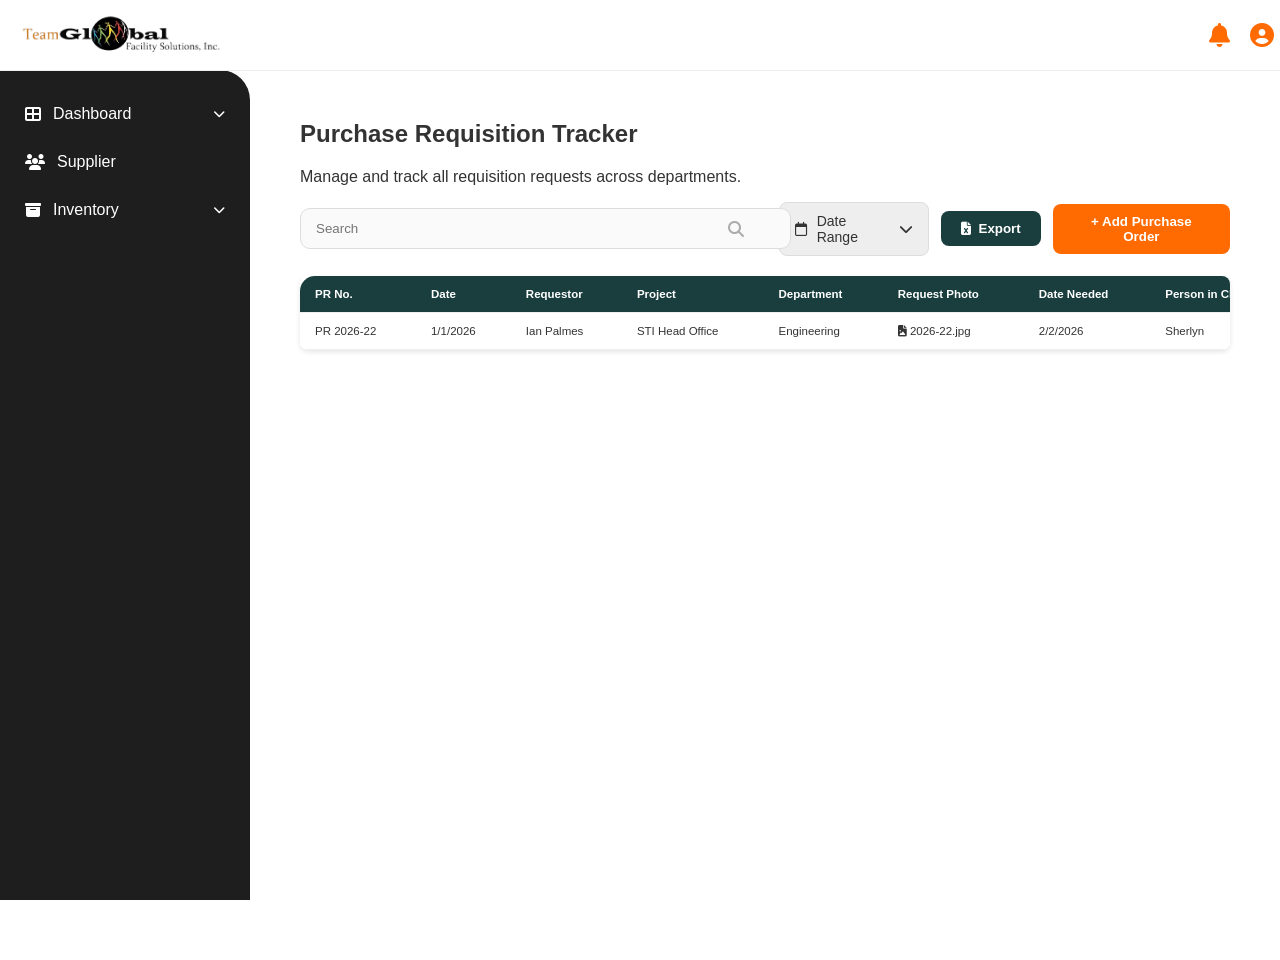
<file: Dashboard_PRTracker.html>
<!DOCTYPE html>
<html lang="en">
<head>
    <meta charset="UTF-8">
    <meta name="viewport" content="width=device-width, initial-scale=1.0">
    <title>PR Tracker | TGFSI</title>
    <link rel="stylesheet" href="Dashboard_PRTracker.css">
    <link rel="stylesheet" href="https://cdnjs.cloudflare.com/ajax/libs/font-awesome/6.4.0/css/all.min.css">
</head>
<body>

    <header class="main-header">
        <div class="header-left">
            <img src="Assets/logo.png" alt="" class="header-logo">
        </div>
        <div class="header-right">
            <div class="dropdown-container" id="notifDropdown">
                <i class="fa-solid fa-bell notification-icon"></i>
                <div class="dropdown-menu">
                    <div class="dropdown-item">No new notifications</div>
                </div>
            </div>

            <div class="profile-icon dropdown-container" id="profileDropdown">
                <i class="fa-solid fa-circle-user"></i>
                <div class="dropdown-menu">
                    <a href="Profile.html" class="dropdown-item"><i class="fa-solid fa-user"></i> Profile</a>
                    <a href="Calendar.html" class="dropdown-item"><i class="fas fa-calendar-alt"></i> Calendar</a>
                    <a href="index.html" class="dropdown-item"><i class="fa-solid fa-right-from-bracket"></i> Log-out</a>
                </div>
            </div>
        </div>
    </header>

    <div class="app-container">
        <aside class="sidebar">
            <nav class="side-nav">
                <div class="menu-item">
                    <i class="fa-solid fa-table-cells-large"></i> 
                    <span>Dashboard</span>
                    <i class="fa-solid fa-chevron-down caret"></i>
                </div>
                    <div class="active-tab">
                        <a href="Dashboard_PRTracker.html">PR tracker</a>
                        </div>
                    <div class="sub-menu">
                        <a href="Dashboard_POTracker.html">PO Tracker</a> 
                    </div>
                    <div class="sub-menu">
                        <a href="Dashboard_Payment.html">Payment</a>
                    </div>
                    <div class="sub-menu">
                        <a href="Dashboard_Savings.html">Savings</a>
                    </div>
                    <div class="sub-menu">
                        <a href="Dashboard_DeliveryTracker.html">Delivery Tracker</a>
                    </div>

                <div class="menu-item">
                    <i class="fa-solid fa-users"></i>
                    <a href="Supplier.html"> Supplier</a>
                </div>
                
                <div class="menu-item">
                    <i class="fa-solid fa-box-archive"></i>
                    <span>Inventory</span>
                    <i class="fa-solid fa-chevron-down caret"></i>
                </div>
                <div class="sub-menu"><a href="Inventory_YTD.html">YTD</a></div>
                <div class="sub-menu"><a href="Inventory_Products.html">Products</a></div>
                <div class="sub-menu"><a href="Inventory_StockIn.html">Stock In</a></div>
                <div class="sub-menu"><a href="Inventory_StockOut.html">Stock Out</a></div>
                <div class="sub-menu"><a href="Inventory_PullOutSupplies.html">Pull-Out Supplies</a></div>
            </nav>
        </aside>

        <main class="content-area">
            <section class="title-section">
                <h1>Purchase Requisition Tracker</h1>
                <p>Manage and track all requisition requests across departments.</p>
            </section>

            <section class="filters-bar">
                <div class="search-box">
                    <input type="text" placeholder="Search">
                    <i class="fa-solid fa-magnifying-glass"></i>
                </div>
                <div class="actions">
                    <div class="date-select">
                        <i class="fa-regular fa-calendar"></i>
                        Date Range
                        <i class="fa-solid fa-chevron-down"></i>
                    </div>
                    <button id="exportExcelBtn" style="background: #1A3E3E; color: white; border: none; padding: 10px 20px; border-radius: 8px; font-weight: bold; cursor: pointer; display: flex; align-items: center; gap: 8px;">
                        <i class="fa-solid fa-file-excel"></i> Export
                    </button>
                    <button class="add-btn">+ Add Purchase Order</button>
                </div>
            </section>

            <div class="table-wrapper">
                <table>
                    <thead>
                        <tr>
                            <th>PR No.</th>
                            <th>Date</th>
                            <th>Requestor</th>
                            <th>Project</th>
                            <th>Department</th>
                            <th>Request Photo</th>
                            <th>Date Needed</th>
                            <th>Person in Charge</th>
                            <th>Status</th>
                            <th>Actions</th>
                        </tr>
                    </thead>
                    <tbody>
                        <tr>
                            <td>PR 2026-22</td>
                            <td>1/1/2026</td>
                            <td>Ian Palmes</td>
                            <td>STI Head Office</td>
                            <td>Engineering</td>
                            <td><i class="fa-solid fa-file-image"></i> 2026-22.jpg</td>
                            <td>2/2/2026</td>
                            <td>Sherlyn</td>
                            <td class="status-done">Done</td>
                            <td class="action-icons">
                                <i class="fa-solid fa-pen-to-square"></i>
                                <i class="fa-solid fa-trash"></i>
                            </td>
                        </tr>
                    </tbody>
                </table>
            </div>
        </main>
    </div>

<div id="calendarDropdown" class="calendar-dropdown">
    <div class="calendar-range-header">
        <span id="rangeDisplay">Jan 1 - Jan 8</span>
    </div>
    <div class="calendar-picker">
        <div class="calendar-month-nav">
            <i class="fa-solid fa-chevron-left"></i>
            <span style="font-weight: bold; color: #444;">January 2026</span>
            <i class="fa-solid fa-chevron-right"></i>
        </div>
        <div class="calendar-grid" id="calendarGrid"></div>
        <div class="calendar-footer">
            <span id="saveCalendarBtn">Save</span>
        </div>
    </div>
</div>

<div id="prModal" class="modal-overlay">
    <div class="modal-content">
        <div class="modal-header">
            <h2 style="font-family: inherit; font-weight: 600;">Create New Purchase Requisition</h2>
            <i class="fa-solid fa-xmark close-modal" id="closeModal"></i>
        </div>
        <div class="modal-body">
            <div class="form-row">
                <div class="form-group">
                    <label>P.R Number</label>
                    <input type="text" id="modalPRNum">
                </div>
                <div class="form-group">
                    <label>Requestor</label>
                    <input type="text" id="modalRequestor"> 
                </div>
            </div>
            <div class="form-group">
                <label>Project</label>
                <input type="text" id="modalProject" style="width: 100%;">
            </div>
            <div class="form-row">
                <div class="form-group">
                    <label>Person-in-Charge</label>
                    <div class="custom-select" id="selectPIC">
                        <div class="select-trigger"><span>Select</span> <i class="fa-solid fa-chevron-down"></i></div>
                        <div class="options-list">
                            <div>Johylla</div>
                            <div class="active">Sherlyn</div> </div>
                    </div>
                </div>
                <div class="form-group">
                    <label>Department</label>
                    <div class="custom-select" id="selectDept">
                        <div class="select-trigger"><span>Select</span> <i class="fa-solid fa-chevron-down"></i></div>
                        <div class="options-list scrollable">
                            <div>Admin</div>
                            <div class="active">Operations Management</div>
                            <div>ENG MEFP</div>
                            <div>Finance</div>
                            <div>Excutive</div>
                            <div>Procurement</div>
                        </div>
                    </div>
                </div>
            </div>
            <div class="form-row split-layout">
                <div class="col-left">
                    <div class="form-group">
                        <label>Date</label>
                        <div class="custom-date-picker" id="datePicker1">
                            <div class="input-icon-wrap">
                                <i class="fa-regular fa-calendar left-icon"></i>
                                <input type="text" placeholder="dd/mm/yyyy" readonly>
                                <i class="fa-solid fa-chevron-down right-icon"></i>
                            </div>
                            <div class="mini-calendar" id="cal1"></div>
                        </div>
                    </div>
                    <div class="form-group">
                        <label>Date Needed</label>
                        <div class="custom-date-picker" id="datePicker2">
                            <div class="input-icon-wrap">
                                <i class="fa-regular fa-calendar left-icon"></i>
                                <input type="text" placeholder="dd/mm/yyyy" readonly>
                                <i class="fa-solid fa-chevron-down right-icon"></i>
                            </div>
                            <div class="mini-calendar" id="cal2"></div>
                        </div>
                    </div>
                    <div class="form-group" style="margin-top: 10px;">
                        <label>Status</label>
                        <div class="custom-select" id="selectStatus">
                            <div class="select-trigger"><span>Select</span> <i class="fa-solid fa-chevron-down"></i></div>
                            <div class="options-list">
                                <div>Completed</div>
                                <div class="active">Pending</div>
                                <div>On Hold</div>
                                <div>Canceled</div>
                            </div>
                        </div>
                    </div>
                </div>
                <div class="col-upload">
                    <div class="upload-box" id="dropZone">
                        <p class="upload-title">Upload PR Request files</p>
                        <i class="fa-solid fa-download download-icon"></i>
                        <p class="upload-hint">Choose a File or Drag & Drop it here.</p>
                        <p class="upload-limit">JPEG, PNG, XLSX, PDF, up to 10MB</p>
                        
                        <input type="file" id="fileInput" multiple accept="image/*,.pdf,.xlsx" style="display: none;">
                        <button class="browse-btn" onclick="document.getElementById('fileInput').click()">Browse File</button>
                        <div id="previewContainer" class="preview-container"></div>
                    </div>
                </div>
            </div>
        </div>
        <div class="modal-footer">
            <button class="btn-cancel" id="cancelModal">Cancel</button>
            <button class="btn-create">Create</button>
        </div>
    </div>
</div>

<script>
    // Modal Logic
const prModal = document.getElementById('prModal');
const addPrBtn = document.querySelector('.add-btn');
const closePr = document.getElementById('closeModal');
const cancelPr = document.getElementById('cancelModal');

addPrBtn.onclick = () => prModal.style.display = 'flex';
[closePr, cancelPr].forEach(btn => btn.onclick = () => prModal.style.display = 'none');

// --- Advanced Dynamic Calendar Logic ---
let currentViewDate = new Date(2026, 0, 1); // Starts at Jan 2026
let startDate = null;
let endDate = null;

const calendarGrid = document.getElementById('calendarGrid');
const monthYearLabel = document.querySelector('.calendar-month-nav span');
const rangeDisplay = document.getElementById('rangeDisplay');
const dateRangeBtn = document.querySelector('.date-select');
const calendarWrap = document.getElementById('calendarDropdown');

function renderDynamicCalendar() {
    calendarGrid.innerHTML = '';
    const year = currentViewDate.getFullYear();
    const month = currentViewDate.getMonth();

    // Set Label (e.g., January 2026)
    const monthNames = ["January", "February", "March", "April", "May", "June", "July", "August", "September", "October", "November", "December"];
    monthYearLabel.innerText = `${monthNames[month]} ${year}`;

    // Render Weekday Headers
    ['Su','Mo','Tu','We','Th','Fr','Sa'].forEach(day => {
        const d = document.createElement('div');
        d.className = 'day-name'; d.style.fontSize = '11px'; d.style.color = '#888';
        d.innerText = day; calendarGrid.appendChild(d);
    });

    // Calculate Month Details
    const firstDayIndex = new Date(year, month, 1).getDay();
    const lastDay = new Date(year, month + 1, 0).getDate();
    const prevLastDay = new Date(year, month, 0).getDate();

    // 1. Previous Month "Mute" Days
    for (let x = firstDayIndex; x > 0; x--) {
        const d = document.createElement('div');
        d.className = 'day mute';
        d.innerText = prevLastDay - x + 1;
        calendarGrid.appendChild(d);
    }

    // 2. Current Month Days
    for (let i = 1; i <= lastDay; i++) {
        const d = document.createElement('div');
        d.className = 'day';
        d.innerText = i;
        
        const thisDate = new Date(year, month, i);

        // Highlight Logic
        if (startDate && thisDate.getTime() === startDate.getTime()) d.classList.add('selected-edge');
        if (endDate && thisDate.getTime() === endDate.getTime()) d.classList.add('selected-edge');
        if (startDate && endDate && thisDate > startDate && thisDate < endDate) d.classList.add('in-range');

        d.onclick = () => handleDateSelect(thisDate);
        calendarGrid.appendChild(d);
    }

    // 3. Next Month "Mute" Days
    const totalSlots = 42; // standard 6-row grid
    const remainingSlots = totalSlots - (firstDayIndex + lastDay);
    for (let j = 1; j <= remainingSlots; j++) {
        const d = document.createElement('div');
        d.className = 'day mute';
        d.innerText = j;
        calendarGrid.appendChild(d);
    }
    
    updateHeader();
}

function handleDateSelect(date) {
    if (!startDate || (startDate && endDate)) {
        startDate = date;
        endDate = null;
    } else if (date < startDate) {
        endDate = startDate;
        startDate = date;
    } else {
        endDate = date;
    }
    renderDynamicCalendar();
}

function updateHeader() {
    const options = { month: 'short', day: 'numeric' };
    if (!startDate) {
        rangeDisplay.innerText = "Select Dates";
    } else if (!endDate) {
        rangeDisplay.innerText = `${startDate.toLocaleDateString('en-US', options)} - ...`;
    } else {
        rangeDisplay.innerText = `${startDate.toLocaleDateString('en-US', options)} - ${endDate.toLocaleDateString('en-US', options)}`;
    }
}

// Navigation Controls
document.querySelector('.fa-chevron-left').onclick = (e) => {
    e.stopPropagation();
    currentViewDate.setMonth(currentViewDate.getMonth() - 1);
    renderDynamicCalendar();
};

document.querySelector('.fa-chevron-right').onclick = (e) => {
    e.stopPropagation();
    currentViewDate.setMonth(currentViewDate.getMonth() + 1);
    renderDynamicCalendar();
};

// Toggle & Save
dateRangeBtn.onclick = (e) => {
    e.stopPropagation();
    calendarWrap.style.display = (calendarWrap.style.display === 'block') ? 'none' : 'block';
};

document.getElementById('saveCalendarBtn').onclick = () => {
    if (startDate && endDate) {
        const options = { month: 'short', day: 'numeric' };
        dateRangeBtn.innerHTML = `<i class="fa-regular fa-calendar"></i> ${startDate.toLocaleDateString('en-US', options)} - ${endDate.toLocaleDateString('en-US', options)} <i class="fa-solid fa-chevron-down"></i>`;
    }
    calendarWrap.style.display = 'none';
};

// Init
renderDynamicCalendar();
</script>

    <script>
    const fileInput = document.getElementById('fileInput');
    const previewContainer = document.getElementById('previewContainer');
    const dropZone = document.getElementById('dropZone');

    let uploadedFiles = []; // Stores the actual File objects

    fileInput.addEventListener('change', handleFiles);

    // Drag and Drop functionality
    dropZone.addEventListener('dragover', (e) => {
        e.preventDefault();
        dropZone.classList.add('drag-over');
    });

    dropZone.addEventListener('dragleave', () => {
        dropZone.classList.remove('drag-over');
    });

    dropZone.addEventListener('drop', (e) => {
        e.preventDefault();
        dropZone.classList.remove('drag-over');
        handleFiles({ target: { files: e.dataTransfer.files } });
    });

    function handleFiles(e) {
        const files = Array.from(e.target.files);
        
        // Logic for 2-3 images (limiting to 3 total)
        if (uploadedFiles.length + files.length > 3) {
            alert("You can only upload a maximum of 3 files.");
            return;
        }

        files.forEach(file => {
            uploadedFiles.push(file);
            renderPreview(file);
        });
    }

    function renderPreview(file) {
        const reader = new FileReader();
        reader.onload = (e) => {
            const div = document.createElement('div');
            div.className = 'preview-item';
            
            // Use a generic icon for non-image files like PDF/XLSX
            const isImage = file.type.startsWith('image/');
            const content = isImage 
                ? `<img src="${e.target.result}" alt="preview">`
                : `<div style="display:flex; height:100%; align-items:center; justify-content:center; font-size:20px; color:#666;"><i class="fa-solid fa-file-lines"></i></div>`;

            div.innerHTML = `
                ${content}
                <div class="remove-img"><i class="fa-solid fa-xmark"></i></div>
            `;

            // Delete functionality
            div.querySelector('.remove-img').onclick = () => {
                uploadedFiles = uploadedFiles.filter(f => f !== file);
                div.remove();
            };

            previewContainer.appendChild(div);
        };
        reader.readAsDataURL(file);
    }
    </script>

<script>
// Toggle Function for Custom Dropdowns
document.querySelectorAll('.select-trigger').forEach(trigger => {
    trigger.onclick = function(e) {
        e.stopPropagation();
        const parent = this.parentElement;
        closeAllDropdowns();
        parent.classList.toggle('open');
    };
});

// Select Option Logic
document.querySelectorAll('.options-list div').forEach(option => {
    option.onclick = function() {
        const text = this.innerText;
        const parent = this.closest('.custom-select');
        parent.querySelector('span').innerText = text;
        parent.classList.remove('open');
        
        // Update active class
        parent.querySelectorAll('div').forEach(d => d.classList.remove('active'));
        this.classList.add('active');
    };
});

// Calendar Input Toggle
document.querySelectorAll('.custom-date-picker .input-icon-wrap').forEach(wrap => {
    wrap.onclick = function(e) {
        e.stopPropagation();
        const parent = this.parentElement;
        closeAllDropdowns();
        parent.classList.add('open');
        // Trigger mini calendar render (Reuse your existing renderDynamicCalendar logic here)
        renderMiniCalendar(parent.querySelector('.mini-calendar'), parent.querySelector('input'));
    };
});

function closeAllDropdowns() {
    document.querySelectorAll('.custom-select, .custom-date-picker').forEach(el => el.classList.remove('open'));
}

window.onclick = closeAllDropdowns;

// Simplified Mini Calendar Render
function renderMiniCalendar(container, targetInput) {
    container.innerHTML = `
        <div class="calendar-month-nav">
            <i class="fa-solid fa-chevron-left"></i>
            <span style="font-weight: bold; font-size:12px;">January 2026</span>
            <i class="fa-solid fa-chevron-right"></i>
        </div>
        <div class="calendar-grid" style="grid-template-columns: repeat(7, 1fr); font-size:10px;">
            ${/* Simplified loop for demo - use your existing grid logic here */ ''}
            <div class="day" onclick="selectDate(this, '${targetInput.placeholder}')">1</div>
            </div>
    `;
}
</script>

<script>
// State for each mini calendar
const calendarStates = {
    cal1: { date: new Date(), inputId: 'dateInput1' },
    cal2: { date: new Date(), inputId: 'dateInput2' }
};

function initMiniCalendars() {
    Object.keys(calendarStates).forEach(key => {
        renderMiniCalendar(key);
    });
}

function renderMiniCalendar(key) {
    const state = calendarStates[key];
    const container = document.getElementById(key);
    const year = state.date.getFullYear();
    const month = state.date.getMonth();
    
    const monthNames = ["January", "February", "March", "April", "May", "June", "July", "August", "September", "October", "November", "December"];
    
    // Leap year logic handled by Date(year, month + 1, 0)
    const firstDay = new Date(year, month, 1).getDay();
    const lastDate = new Date(year, month + 1, 0).getDate();
    const prevLastDate = new Date(year, month, 0).getDate();

    let html = `
        <div class="mini-calendar-header">
            <i class="fa-solid fa-chevron-left" onclick="changeMiniMonth('${key}', -1)"></i>
            <span>${monthNames[month]} ${year}</span>
            <i class="fa-solid fa-chevron-right" onclick="changeMiniMonth('${key}', 1)"></i>
        </div>
        <div class="mini-grid">
            ${['Su','Mo','Tu','We','Th','Fr','Sa'].map(d => `<div class="mini-day-name">${d}</div>`).join('')}
    `;

    // Muted days from prev month
    for (let x = firstDay; x > 0; x--) {
        html += `<div class="mini-day mute">${prevLastDate - x + 1}</div>`;
    }

    // Actual days
    for (let i = 1; i <= lastDate; i++) {
        const isSelected = isSameDay(new Date(year, month, i), state.selected) ? 'selected' : '';
        html += `<div class="mini-day ${isSelected}" onclick="selectMiniDate('${key}', ${i})">${i}</div>`;
    }

    html += `</div>`;
    container.innerHTML = html;
}

function changeMiniMonth(key, delta) {
    event.stopPropagation();
    calendarStates[key].date.setMonth(calendarStates[key].date.getMonth() + delta);
    renderMiniCalendar(key);
}

function selectMiniDate(key, day) {
    event.stopPropagation();
    const state = calendarStates[key];
    const selectedDate = new Date(state.date.getFullYear(), state.date.getMonth(), day);
    state.selected = selectedDate;
    
    // Format: dd/mm/yyyy
    const formatted = `${String(day).padStart(2, '0')}/${String(selectedDate.getMonth() + 1).padStart(2, '0')}/${selectedDate.getFullYear()}`;
    
    // Find input and update
    const wrapper = document.getElementById(key).parentElement;
    wrapper.querySelector('input').value = formatted;
    
    renderMiniCalendar(key);
    closeAllDropdowns();
}

function isSameDay(d1, d2) {
    return d1 && d2 && d1.getFullYear() === d2.getFullYear() && d1.getMonth() === d2.getMonth() && d1.getDate() === d2.getDate();
}

// Ensure the HTML for your inputs has the correct IDs
// Example: <div class="mini-calendar" id="cal1"></div>

initMiniCalendars();
</script>

<script>
// --- Combined CRUD Functionality ---

let currentRowBeingEdited = null; // null = Create Mode | row element = Edit Mode
const tableBody = document.querySelector('table tbody');
const btnSubmit = document.querySelector('.btn-create'); // This is the "Create/Update" button

// 1. EDIT: Click Listener for Edit Icons (using delegation)
tableBody.addEventListener('click', function(e) {
    if (e.target.classList.contains('fa-pen-to-square')) {
        const row = e.target.closest('tr');
        currentRowBeingEdited = row;
        
        const cells = row.cells;
        
        // Populate Modal Fields from Table Cells
        document.getElementById('modalPRNum').value = cells[0].innerText;
        document.getElementById('modalRequestor').value = cells[2].innerText;
        document.getElementById('modalProject').value = cells[3].innerText;
        
        // Update Custom Selects
        document.querySelector('#selectDept .select-trigger span').innerText = cells[4].innerText;
        document.querySelector('#datePicker1 input').value = cells[1].innerText;
        document.querySelector('#datePicker2 input').value = cells[6].innerText;
        document.querySelector('#selectPIC .select-trigger span').innerText = cells[7].innerText;
        document.querySelector('#selectStatus .select-trigger span').innerText = cells[8].innerText;

        // Change Modal UI to Edit Mode
        document.querySelector('.modal-header h2').innerText = "Edit Purchase Requisition";
        btnSubmit.innerText = "Update";
        
        prModal.style.display = 'flex';
    }
});

// 2. CREATE/UPDATE: Click Listener for the Main Button
btnSubmit.onclick = function() {
    // Capture values from Modal
    const prNum = document.getElementById('modalPRNum').value;
    const requestor = document.getElementById('modalRequestor').value;
    const project = document.getElementById('modalProject').value;
    const dept = document.querySelector('#selectDept .select-trigger span').innerText;
    const dateCreated = document.querySelector('#datePicker1 input').value;
    const dateNeeded = document.querySelector('#datePicker2 input').value;
    const pic = document.querySelector('#selectPIC .select-trigger span').innerText;
    const status = document.querySelector('#selectStatus .select-trigger span').innerText;
    
    // Capture File Name
    let fileName = (uploadedFiles.length > 0) ? uploadedFiles[0].name : "No file";

    // Validation
    if (!prNum || !requestor) {
        alert("Please fill in the PR Number and Requestor.");
        return;
    }

    const statusClass = (status.toLowerCase() === 'completed' || status.toLowerCase() === 'done') ? 'status-done' : 'status-pending';

    if (currentRowBeingEdited) {
        // --- UPDATE LOGIC ---
        const cells = currentRowBeingEdited.cells;
        cells[0].innerText = prNum;
        cells[1].innerText = dateCreated || 'N/A';
        cells[2].innerText = requestor;
        cells[3].innerText = project;
        cells[4].innerText = dept;
        // Keep existing file if no new one uploaded, else update
        if (uploadedFiles.length > 0) cells[5].innerHTML = `<i class="fa-solid fa-file-image"></i> ${fileName}`;
        cells[6].innerText = dateNeeded || 'N/A';
        cells[7].innerText = pic;
        cells[8].innerText = status;
        cells[8].className = statusClass;

    } else {
        // --- CREATE LOGIC ---
        const newRow = document.createElement('tr');
        newRow.innerHTML = `
            <td>${prNum}</td>
            <td>${dateCreated || 'N/A'}</td>
            <td>${requestor}</td>
            <td>${project}</td>
            <td>${dept}</td>
            <td><i class="fa-solid fa-file-image"></i> ${fileName}</td>
            <td>${dateNeeded || 'N/A'}</td>
            <td>${pic}</td>
            <td class="${statusClass}">${status}</td>
            <td class="action-icons">
                <i class="fa-solid fa-pen-to-square"></i>
                <i class="fa-solid fa-trash" onclick="this.closest('tr').remove()"></i>
            </td>
        `;
        tableBody.appendChild(newRow);
    }

    closeAndResetModal();
};

// 3. RESET: Helper function to clear modal and revert to Create Mode
function closeAndResetModal() {
    prModal.style.display = 'none';
    currentRowBeingEdited = null;
    
    // Reset Titles
    document.querySelector('.modal-header h2').innerText = "Create New Purchase Requisition";
    btnSubmit.innerText = "Create";
    
    // Clear Inputs
    document.getElementById('modalPRNum').value = '';
    document.getElementById('modalRequestor').value = '';
    document.getElementById('modalProject').value = '';
    document.querySelectorAll('.custom-date-picker input').forEach(i => i.value = '');
    document.querySelectorAll('.select-trigger span').forEach(s => s.innerText = 'Select');
    
    // Clear Files
    uploadedFiles = [];
    if (typeof previewContainer !== 'undefined') previewContainer.innerHTML = '';
}

// 4. CANCEL: Attach reset to cancel buttons
[document.getElementById('closeModal'), document.getElementById('cancelModal')].forEach(btn => {
    if(btn) btn.onclick = closeAndResetModal;
});
</script>

<script>
const searchInput = document.querySelector('.search-box input');
const tableRows = document.querySelectorAll('table tbody tr');

function filterTable() {
    const searchTerm = searchInput.value.toLowerCase();
    
    tableRows.forEach(row => {
        const cells = row.cells;
        
        const prNo = cells[0].innerText.toLowerCase();
        const requestor = cells[2].innerText.toLowerCase();
        const project = cells[3].innerText.toLowerCase();
        const dept = cells[4].innerText.toLowerCase();
        
        const matchesSearch = prNo.includes(searchTerm) || 
                              requestor.includes(searchTerm) || 
                              project.includes(searchTerm) || 
                              dept.includes(searchTerm);

        let matchesDate = true;
        if (startDate && endDate) {
            const rowDateParts = cells[1].innerText.split('/');
            const rowDate = new Date(rowDateParts[2], rowDateParts[0] - 1, rowDateParts[1]);
            
            const compareDate = rowDate.getTime();
            const start = new Date(startDate.getFullYear(), startDate.getMonth(), startDate.getDate()).getTime();
            const end = new Date(endDate.getFullYear(), endDate.getMonth(), endDate.getDate()).getTime();
            
            matchesDate = (compareDate >= start && compareDate <= end);
        }

        if (matchesSearch && matchesDate) {
            row.style.display = "";
        } else {
            row.style.display = "none";
        }
    });
}

searchInput.addEventListener('input', filterTable);

const originalSaveBtnLogic = document.getElementById('saveCalendarBtn').onclick;
document.getElementById('saveCalendarBtn').onclick = function() {
    if (typeof originalSaveBtnLogic === 'function') {
        if (startDate && endDate) {
            const options = { month: 'short', day: 'numeric' };
            dateRangeBtn.innerHTML = `<i class="fa-regular fa-calendar"></i> ${startDate.toLocaleDateString('en-US', options)} - ${endDate.toLocaleDateString('en-US', options)} <i class="fa-solid fa-chevron-down"></i>`;
        }
        calendarWrap.style.display = 'none';
    }
    
    filterTable();
};

</script>

<script>
document.querySelectorAll('.side-nav .menu-item').forEach(item => {
    // 1. Initial State: Hide sub-menus on page load (Optional)
    toggleSubMenus(item, false); 

    item.style.cursor = 'pointer'; // Ensure user knows it's clickable

    item.addEventListener('click', function() {
        // Toggle the caret rotation
        const caret = this.querySelector('.caret');
        if (caret) {
            caret.style.transform = caret.style.transform === 'rotate(180deg)' ? 'rotate(0deg)' : 'rotate(180deg)';
            caret.style.transition = 'transform 0.3s ease';
        }

        // Check current state of the first sub-menu item to determine if we show or hide
        const firstSub = this.nextElementSibling;
        const isHidden = !firstSub || firstSub.style.display === 'none';
        
        toggleSubMenus(this, isHidden);
    });
});

function toggleSubMenus(menuItem, show) {
    let next = menuItem.nextElementSibling;
    
    while (next && (next.classList.contains('sub-menu') || next.classList.contains('active-tab'))) {
        next.style.display = show ? 'block' : 'none';
        next = next.nextElementSibling;
    }
}

//=============================================////=============================================//
//=============================================////=============================================//

document.getElementById('exportExcelBtn').onclick = function() {
    let csv = [];
    const rows = document.querySelectorAll("table tr");
    
    for (let i = 0; i < rows.length; i++) {
        // Only export rows that are visible (matches your filters)
        if (rows[i].style.display !== "none") {
            let row = [];
            const cols = rows[i].querySelectorAll("td, th");
            
            for (let j = 0; j < cols.length - 1; j++) { // Length - 1 to skip "Actions" column
                // Clean the text: remove commas (which break CSVs) and Peso signs for better Excel math
                let data = cols[j].innerText.replace(/,/g, '').replace(/₱/g, '');
                row.push('"' + data + '"');
            }
            csv.push(row.join(","));
        }
    }

    // Create the download link
    const csvFile = new Blob([csv.join("\n")], { type: "text/csv" });
    const downloadLink = document.createElement("a");
    const fileName = `Savings_Report_${new Date().toLocaleDateString()}.csv`;

    downloadLink.download = fileName;
    downloadLink.href = window.URL.createObjectURL(csvFile);
    downloadLink.style.display = "none";
    document.body.appendChild(downloadLink);
    downloadLink.click();
    document.body.removeChild(downloadLink);
};

//=============================================////=============================================//
//=============================================////=============================================//

// --- Header Dropdown Logic ---
const profileBtn = document.getElementById('profileDropdown');
const notifBtn = document.getElementById('notifDropdown');

// Toggle Profile Menu
profileBtn.onclick = (e) => {
    e.stopPropagation();
    notifBtn.querySelector('.dropdown-menu').classList.remove('show'); // Close other
    profileBtn.querySelector('.dropdown-menu').classList.toggle('show');
};

// Toggle Notification Menu
notifBtn.onclick = (e) => {
    e.stopPropagation();
    profileBtn.querySelector('.dropdown-menu').classList.remove('show'); // Close other
    notifBtn.querySelector('.dropdown-menu').classList.toggle('show');
};

// Close menus when clicking anywhere else on the page
window.addEventListener('click', () => {
    document.querySelectorAll('.dropdown-menu').forEach(menu => {
        menu.classList.remove('show');
    });
});
</script>

</body>
</html>
</file>
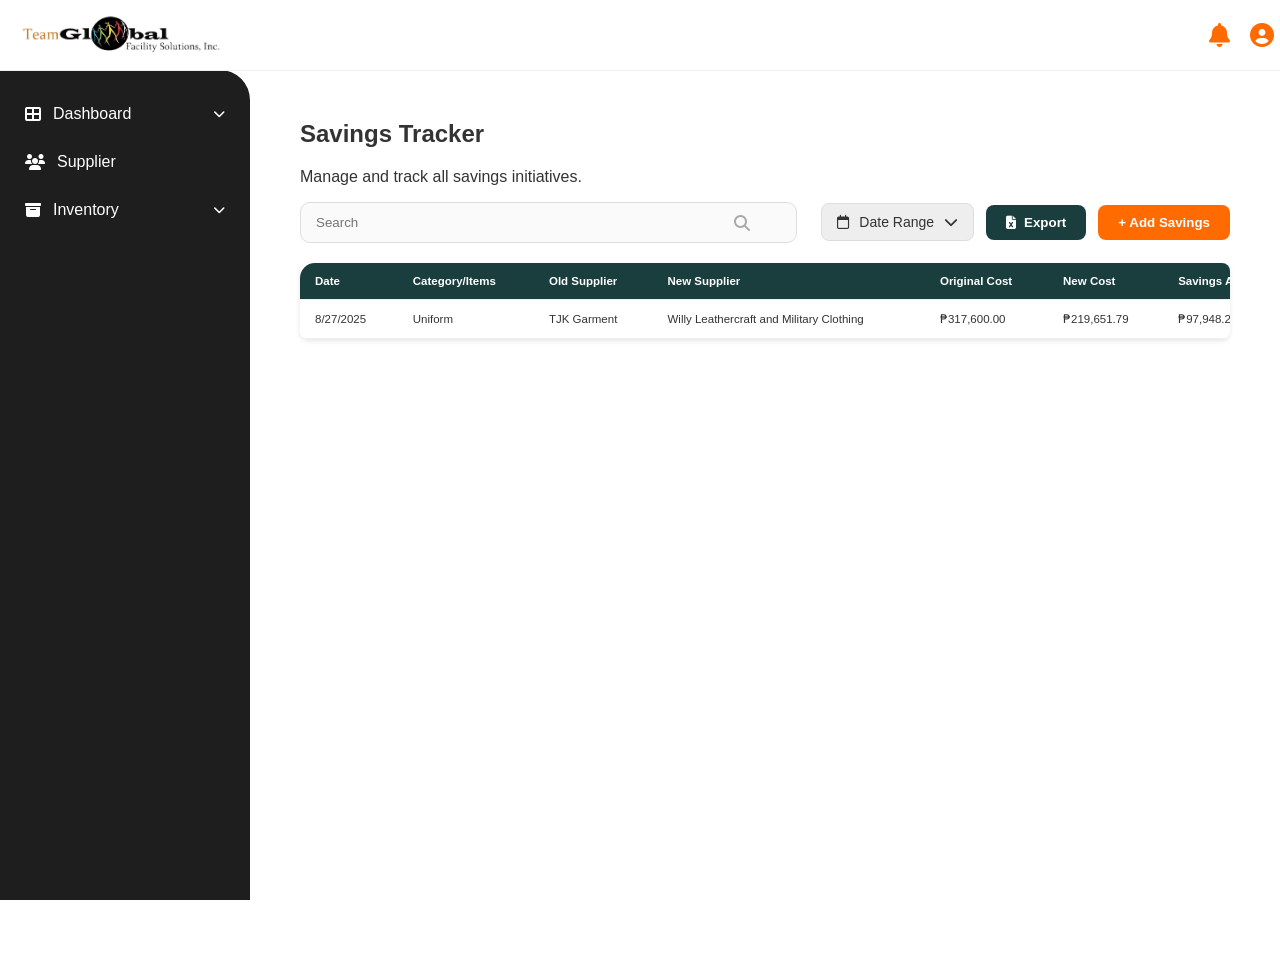
<file: Dashboard_Savings.html>
<!DOCTYPE html>
<html lang="en">
<head>
    <meta charset="UTF-8">
    <meta name="viewport" content="width=device-width, initial-scale=1.0">
    <title>Savings Tracker | TGFSI</title>
    <link rel="stylesheet" href="Dashboard_Savings.css">
    <link rel="stylesheet" href="https://cdnjs.cloudflare.com/ajax/libs/font-awesome/6.4.0/css/all.min.css">
</head>
<body>

    <header class="main-header">
        <div class="header-left">
            <img src="Assets/logo.png" alt="" class="header-logo">
        </div>
        <div class="header-right">
            <div class="dropdown-container" id="notifDropdown">
                <i class="fa-solid fa-bell notification-icon"></i>
                <div class="dropdown-menu">
                    <div class="dropdown-item">No new notifications</div>
                </div>
            </div>

            <div class="profile-icon dropdown-container" id="profileDropdown">
                <i class="fa-solid fa-circle-user"></i>
                <div class="dropdown-menu">
                    <a href="Profile.html" class="dropdown-item"><i class="fa-solid fa-user"></i> Profile</a>
                    <a href="Calendar.html" class="dropdown-item"><i class="fas fa-calendar-alt"></i> Calendar</a>
                    <a href="index.html" class="dropdown-item"><i class="fa-solid fa-right-from-bracket"></i> Log-out</a>
                </div>
            </div>
        </div>
    </header>

    <div class="app-container">
        <aside class="sidebar">
            <nav class="side-nav">
                <div class="menu-item">
                    <i class="fa-solid fa-table-cells-large"></i> 
                    <span>Dashboard</span>
                    <i class="fa-solid fa-chevron-down caret"></i>
                </div>
                    <div class="sub-menu">
                        <a href="Dashboard_PRTracker.html">PR tracker</a>
                    </div>
                    <div class="sub-menu">
                        <a href="Dashboard_POTracker.html">PO Tracker</a> 
                    </div>
                    <div class="sub-menu">
                        <a href="Dashboard_Payment.html">Payment</a>
                    </div>
                    <div class="active-tab">
                        <a href="Dashboard_Savings.html">Savings</a>
                    </div>
                    <div class="sub-menu">
                        <a href="Dashboard_DeliveryTracker.html">Delivery Tracker</a>
                    </div>

                <div class="menu-item">
                    <i class="fa-solid fa-users"></i>
                    <a href="Supplier.html"> Supplier</a>
                </div>
                
                <div class="menu-item">
                    <i class="fa-solid fa-box-archive"></i>
                    <span>Inventory</span>
                    <i class="fa-solid fa-chevron-down caret"></i>
                </div>
                <div class="sub-menu"><a href="Inventory_YTD.html">YTD</a></div>
                <div class="sub-menu"><a href="Inventory_Products.html">Products</a></div>
                <div class="sub-menu"><a href="Inventory_StockIn.html">Stock In</a></div>
                <div class="sub-menu"><a href="Inventory_StockOut.html">Stock Out</a></div>
                <div class="sub-menu"><a href="Inventory_PullOutSupplies.html">Pull-Out Supplies</a></div>
            </nav>
        </aside>

        <main class="content-area">
            <section class="title-section">
                <h1>Savings Tracker</h1>
                <p>Manage and track all savings initiatives.</p>
            </section>

            <section class="filters-bar">
                <div class="search-box">
                    <input type="text" placeholder="Search">
                    <i class="fa-solid fa-magnifying-glass"></i>
                </div>
                <div class="actions">
                    <div class="date-select">
                        <i class="fa-regular fa-calendar"></i>
                        Date Range
                        <i class="fa-solid fa-chevron-down"></i>
                    </div>
                    <button id="exportExcelBtn" style="background: #1A3E3E; color: white; border: none; padding: 10px 20px; border-radius: 8px; font-weight: bold; cursor: pointer; display: flex; align-items: center; gap: 8px;">
                        <i class="fa-solid fa-file-excel"></i> Export
                    </button>
                    <button class="add-btn">+ Add Savings</button>
                </div>
            </section>

            <div class="table-wrapper">
                <table>
                    <thead>
                        <tr>
                            <th>Date</th>
                            <th>Category/Items</th>
                            <th>Old Supplier</th>
                            <th>New Supplier</th>
                            <th>Original Cost</th>
                            <th>New Cost</th>
                            <th>Savings Amount</th>
                            <th>Savings</th>
                            <th>Actions</th>
                        </tr>
                    </thead>
                    <tbody>
                        <tr>
                            <td>8/27/2025</td>
                            <td>Uniform</td>
                            <td>TJK Garment</td>
                            <td>Willy Leathercraft and Military Clothing</td>
                            <td>₱317,600.00</td>
                            <td>₱219,651.79</td>
                            <td>₱97,948.21</td>
                            <td>30.8%</td>
                            <td class="action-icons">
                                <i class="fa-solid fa-pen-to-square"></i>
                                <i class="fa-solid fa-trash"></i>
                            </td>
                        </tr>
                    </tbody>
                </table>
            </div>
        </main>
    </div>

<div id="prModal" class="modal-overlay">
    <div class="modal-content" style="width: 750px; border-radius: 30px; background: #f2f1ef; padding: 40px; position: relative;">
        <i class="fa-solid fa-xmark close-modal" id="closeModal" style="position: absolute; right: 30px; top: 30px; font-size: 20px; color: #999; cursor: pointer;"></i>
        
        <div class="modal-header" style="border: none; margin-bottom: 25px; padding: 0;">
            <h2 style="font-family: inherit; font-weight: 500; font-size: 24px; color: #000; margin: 0;">Add New Savings</h2>
        </div>
        
        <div class="modal-body">
            <div class="form-group" style="margin-bottom: 20px;">
                <label style="display: block; font-weight: 500; color: #333;">Category Items</label>
                <input type="text" id="modalCategory" style="width: 100%; height: 45px; background: #e0e0e0; border: 1px solid #ccc; border-radius: 10px; padding: 0 15px;">
            </div>

            <div class="form-row" style="display: flex; gap: 20px; margin-bottom: 20px;">
                <div class="form-group" style="flex: 1;">
                    <label style="display: block; font-weight: 500; color: #333;">Old Supplier</label>
                    <input type="text" id="modalOldSupplier" style="width: 100%; height: 45px; background: #e0e0e0; border: 1px solid #ccc; border-radius: 10px; padding: 0 15px;">
                </div>
                <div class="form-group" style="flex: 1;">
                    <label style="display: block; font-weight: 500; color: #333;">New Supplier</label>
                    <input type="text" id="modalNewSupplier" style="width: 100%; height: 45px; background: #e0e0e0; border: 1px solid #ccc; border-radius: 10px; padding: 0 15px;">
                </div>
            </div>

            <div class="form-row" style="display: flex; gap: 20px; margin-bottom: 20px;">
                <div class="form-group" style="flex: 1;">
                    <label style="display: block; font-weight: 500; color: #333;">Original Cost</label>
                    <input type="text" id="modalOriginalCost" style="width: 100%; height: 45px; background: #e0e0e0; border: 1px solid #ccc; border-radius: 10px; padding: 0 15px;">
                </div>
                <div class="form-group" style="flex: 1;">
                    <label style="display: block; font-weight: 500; color: #333;">New Cost</label>
                    <input type="text" id="modalNewCost" style="width: 100%; height: 45px; background: #e0e0e0; border: 1px solid #ccc; border-radius: 10px; padding: 0 15px;">
                </div>
            </div>

            <div class="form-row" style="display: flex; gap: 20px; margin-bottom: 20px;">
                <div class="form-group" style="flex: 1;">
                    <label style="display: block; font-weight: 500; color: #333;">Savings Amount</label>
                    <input type="text" id="modalSavingsAmount" readonly style="width: 100%; height: 45px; background: #d3d3d3; border: 1px solid #ccc; border-radius: 10px; padding: 0 15px; cursor: not-allowed;">
                </div>
                <div class="form-group" style="flex: 1;">
                    <label style="display: block; font-weight: 500; color: #333;">Savings %</label>
                    <input type="text" id="modalSavingsPercent" readonly style="width: 100%; height: 45px; background: #d3d3d3; border: 1px solid #ccc; border-radius: 10px; padding: 0 15px; cursor: not-allowed;">
                </div>
            </div>

            <div class="form-group" style="width: 40%; margin-bottom: 30px;">
                <label style="display: block;font-weight: 500; color: #333;">Date</label>
                <div class="custom-date-picker" id="datePicker1">
                    <div class="input-icon-wrap" style="height: 45px; background: #e0e0e0; border: 1px solid #ccc; border-radius: 10px; display: flex; align-items: center; padding: 0 15px;">
                        <i class="fa-regular fa-calendar left-icon" style="margin-right: 10px; color: #888;"></i>
                        <input type="text" placeholder="dd/mm/yyyy" readonly style="background: transparent; border: none; flex-grow: 1; outline: none; font-size: 14px; color: #666;">
                        <i class="fa-solid fa-chevron-down right-icon" style="color: #888;"></i>
                    </div>
                    <div class="mini-calendar" id="cal1"></div>
                </div>
            </div>
        </div>

        <div class="modal-footer" style="display: flex; justify-content: flex-end; align-items: center; gap: 30px; border: none; padding: 0;">
            <button class="btn-cancel" id="cancelModal" style="background: transparent; color: #333; font-weight: 500; border: none; cursor: pointer; font-size: 16px;">Cancel</button>
            <button class="btn-create" style="background: #ff6a00; color: white; border: none; padding: 12px 60px; border-radius: 15px; font-weight: bold; cursor: pointer; font-size: 16px;">Create</button>
        </div>
    </div>
</div>

<div id="calendarDropdown" class="calendar-dropdown">
    <div class="calendar-range-header">
        <span id="rangeDisplay">Jan 1 - Jan 8</span>
    </div>
    <div class="calendar-picker">
        <div class="calendar-month-nav">
            <i class="fa-solid fa-chevron-left"></i>
            <span style="font-weight: bold; color: #444;">January 2026</span>
            <i class="fa-solid fa-chevron-right"></i>
        </div>
        <div class="calendar-grid" id="calendarGrid"></div>
        <div class="calendar-footer">
            <span id="saveCalendarBtn">Save</span>
        </div>
    </div>
</div>

<script>
// --- Existing Modal Logic ---
const prModal = document.getElementById('prModal');
const addPrBtn = document.querySelector('.add-btn');
const closePr = document.getElementById('closeModal');
const cancelPr = document.getElementById('cancelModal');

// NEW: Tracker for the row currently being edited
let currentRow = null;

addPrBtn.onclick = () => {
    // NEW: Reset edit mode when clicking "Add"
    currentRow = null;
    const createBtn = document.querySelector('.btn-create');
    if(createBtn) createBtn.innerText = "Create";
    prModal.querySelector('h2').innerText = "Add New Savings";
    prModal.querySelectorAll('input').forEach(input => input.value = '');
    prModal.style.display = 'flex';
};

[closePr, cancelPr].forEach(btn => btn.onclick = () => prModal.style.display = 'none');

// --- Advanced Dynamic Calendar Logic (Preserved) ---
let currentViewDate = new Date(2026, 0, 1); 
let startDate = null;
let endDate = null;

const calendarGrid = document.getElementById('calendarGrid');
const monthYearLabel = document.querySelector('.calendar-month-nav span');
const rangeDisplay = document.getElementById('rangeDisplay');
const dateRangeBtn = document.querySelector('.date-select');
const calendarWrap = document.getElementById('calendarDropdown');

function renderDynamicCalendar() {
    calendarGrid.innerHTML = '';
    const year = currentViewDate.getFullYear();
    const month = currentViewDate.getMonth();
    const monthNames = ["January", "February", "March", "April", "May", "June", "July", "August", "September", "October", "November", "December"];
    monthYearLabel.innerText = `${monthNames[month]} ${year}`;

    ['Su','Mo','Tu','We','Th','Fr','Sa'].forEach(day => {
        const d = document.createElement('div');
        d.className = 'day-name'; d.style.fontSize = '11px'; d.style.color = '#888';
        d.innerText = day; calendarGrid.appendChild(d);
    });

    const firstDayIndex = new Date(year, month, 1).getDay();
    const lastDay = new Date(year, month + 1, 0).getDate();
    const prevLastDay = new Date(year, month, 0).getDate();

    for (let x = firstDayIndex; x > 0; x--) {
        const d = document.createElement('div');
        d.className = 'day mute';
        d.innerText = prevLastDay - x + 1;
        calendarGrid.appendChild(d);
    }

    for (let i = 1; i <= lastDay; i++) {
        const d = document.createElement('div');
        d.className = 'day';
        d.innerText = i;
        const thisDate = new Date(year, month, i);
        if (startDate && thisDate.getTime() === startDate.getTime()) d.classList.add('selected-edge');
        if (endDate && thisDate.getTime() === endDate.getTime()) d.classList.add('selected-edge');
        if (startDate && endDate && thisDate > startDate && thisDate < endDate) d.classList.add('in-range');
        d.onclick = () => handleDateSelect(thisDate);
        calendarGrid.appendChild(d);
    }

    const totalSlots = 42; 
    const remainingSlots = totalSlots - (firstDayIndex + lastDay);
    for (let j = 1; j <= remainingSlots; j++) {
        const d = document.createElement('div');
        d.className = 'day mute';
        d.innerText = j;
        calendarGrid.appendChild(d);
    }
    updateHeader();
}

function handleDateSelect(date) {
    if (!startDate || (startDate && endDate)) {
        startDate = date;
        endDate = null;
    } else if (date < startDate) {
        endDate = startDate;
        startDate = date;
    } else {
        endDate = date;
    }
    renderDynamicCalendar();
}

function updateHeader() {
    const options = { month: 'short', day: 'numeric' };
    if (!startDate) {
        rangeDisplay.innerText = "Select Dates";
    } else if (!endDate) {
        rangeDisplay.innerText = `${startDate.toLocaleDateString('en-US', options)} - ...`;
    } else {
        rangeDisplay.innerText = `${startDate.toLocaleDateString('en-US', options)} - ${endDate.toLocaleDateString('en-US', options)}`;
    }
}

document.querySelector('.fa-chevron-left').onclick = (e) => {
    e.stopPropagation();
    currentViewDate.setMonth(currentViewDate.getMonth() - 1);
    renderDynamicCalendar();
};

document.querySelector('.fa-chevron-right').onclick = (e) => {
    e.stopPropagation();
    currentViewDate.setMonth(currentViewDate.getMonth() + 1);
    renderDynamicCalendar();
};

dateRangeBtn.onclick = (e) => {
    e.stopPropagation();
    calendarWrap.style.display = (calendarWrap.style.display === 'block') ? 'none' : 'block';
};

document.getElementById('saveCalendarBtn').onclick = () => {
    if (startDate && endDate) {
        const options = { month: 'short', day: 'numeric' };
        dateRangeBtn.innerHTML = `<i class="fa-regular fa-calendar"></i> ${startDate.toLocaleDateString('en-US', options)} - ${endDate.toLocaleDateString('en-US', options)} <i class="fa-solid fa-chevron-down"></i>`;
    }
    calendarWrap.style.display = 'none';
};

renderDynamicCalendar();

// --- Dropdown & Mini Calendar Logic (Preserved) ---
document.querySelectorAll('.select-trigger').forEach(trigger => {
    trigger.onclick = function(e) {
        e.stopPropagation();
        closeAllDropdowns();
        this.parentElement.classList.toggle('open');
    };
});

document.querySelectorAll('.options-list div').forEach(option => {
    option.onclick = function() {
        const parent = this.closest('.custom-select');
        parent.querySelector('span').innerText = this.innerText;
        parent.classList.remove('open');
        parent.querySelectorAll('div').forEach(d => d.classList.remove('active'));
        this.classList.add('active');
    };
});

function closeAllDropdowns() {
    document.querySelectorAll('.custom-select, .custom-date-picker').forEach(el => el.classList.remove('open'));
}
window.onclick = closeAllDropdowns;

// --- Savings Calculation Logic (Preserved) ---
document.addEventListener('DOMContentLoaded', function() {
    const originalInput = document.getElementById('modalOriginalCost');
    const newInput = document.getElementById('modalNewCost');
    const amountOutput = document.getElementById('modalSavingsAmount');
    const percentOutput = document.getElementById('modalSavingsPercent');

    function getCleanNumber(val) {
        if (!val) return 0;
        return parseFloat(val.toString().replace(/[^\d.-]/g, '')) || 0;
    }

    function updateCalculations() {
        const original = getCleanNumber(originalInput.value);
        const currentNew = getCleanNumber(newInput.value);
        if (original > 0) {
            const savingsAmt = original - currentNew;
            const savingsPct = (savingsAmt / original) * 100;
            amountOutput.value = "₱" + savingsAmt.toLocaleString(undefined, {minimumFractionDigits: 2});
            percentOutput.value = savingsPct.toFixed(1) + "%";
        } else {
            amountOutput.value = "";
            percentOutput.value = "";
        }
    }

    originalInput.addEventListener('input', updateCalculations);
    newInput.addEventListener('input', updateCalculations);

    [originalInput, newInput].forEach(input => {
        input.addEventListener('blur', function() {
            const val = getCleanNumber(this.value);
            if (val > 0) this.value = "₱" + val.toLocaleString(undefined, {minimumFractionDigits: 2});
        });
        input.addEventListener('focus', function() {
            const val = getCleanNumber(this.value);
            if (val > 0) this.value = val; 
        });
    });
});

// --- Unified Edit & Create Logic ---
document.addEventListener('DOMContentLoaded', function() {
    const createBtn = document.querySelector('.btn-create');
    const tableBody = document.querySelector('table tbody');

    // NEW: Handle Edit Icon Click
    tableBody.addEventListener('click', function(e) {
        if (e.target.classList.contains('fa-pen-to-square')) {
            currentRow = e.target.closest('tr');
            
            // Prefill data
            document.querySelector('#datePicker1 input').value = currentRow.cells[0].innerText;
            document.getElementById('modalCategory').value = currentRow.cells[1].innerText;
            document.getElementById('modalOldSupplier').value = currentRow.cells[2].innerText;
            document.getElementById('modalNewSupplier').value = currentRow.cells[3].innerText;
            document.getElementById('modalOriginalCost').value = currentRow.cells[4].innerText;
            document.getElementById('modalNewCost').value = currentRow.cells[5].innerText;
            document.getElementById('modalSavingsAmount').value = currentRow.cells[6].innerText;
            document.getElementById('modalSavingsPercent').value = currentRow.cells[7].innerText;

            createBtn.innerText = "Save Changes";
            prModal.querySelector('h2').innerText = "Edit Savings Entry";
            prModal.style.display = 'flex';
        }
    });

    createBtn.onclick = function() {
        const dateValue = document.querySelector('#datePicker1 input').value || "N/A";
        const category = document.getElementById('modalCategory').value;
        const oldSup = document.getElementById('modalOldSupplier').value;
        const newSup = document.getElementById('modalNewSupplier').value;
        const origCost = document.getElementById('modalOriginalCost').value;
        const newCost = document.getElementById('modalNewCost').value;
        const savAmt = document.getElementById('modalSavingsAmount').value;
        const savPct = document.getElementById('modalSavingsPercent').value;

        if (!category && !origCost) {
            alert("Please fill in the Category or Costs before creating.");
            return;
        }

        const rowHTML = `
            <td>${dateValue}</td>
            <td>${category}</td>
            <td>${oldSup}</td>
            <td>${newSup}</td>
            <td>${origCost}</td>
            <td>${newCost}</td>
            <td>${savAmt}</td>
            <td>${savPct}</td>
            <td class="action-icons">
                <i class="fa-solid fa-pen-to-square"></i>
                <i class="fa-solid fa-trash" onclick="this.closest('tr').remove()"></i>
            </td>
        `;

        if (currentRow) {
            // UPDATE EXISTING
            currentRow.innerHTML = rowHTML;
            currentRow = null;
        } else {
            // CREATE NEW
            const newRow = document.createElement('tr');
            newRow.innerHTML = rowHTML;
            tableBody.prepend(newRow);
        }

        prModal.querySelectorAll('input').forEach(input => input.value = '');
        prModal.style.display = 'none';
    };
});

// --- Search, Sidebar & Export Logic (Preserved) ---
document.addEventListener('DOMContentLoaded', function() {
    const searchInput = document.querySelector('.search-box input');
    const tableRows = () => document.querySelectorAll('table tbody tr');

    searchInput.addEventListener('input', () => {
        const searchTerm = searchInput.value.toLowerCase();
        tableRows().forEach(row => {
            const rowText = row.innerText.toLowerCase();
            row.style.display = rowText.includes(searchTerm) ? "" : "none";
        });
    });
});

document.getElementById('exportExcelBtn').onclick = function() {
    let csv = [];
    const rows = document.querySelectorAll("table tr");
    for (let i = 0; i < rows.length; i++) {
        if (rows[i].style.display !== "none") {
            let row = [];
            const cols = rows[i].querySelectorAll("td, th");
            for (let j = 0; j < cols.length - 1; j++) {
                let data = cols[j].innerText.replace(/,/g, '').replace(/₱/g, '');
                row.push('"' + data + '"');
            }
            csv.push(row.join(","));
        }
    }
    const csvFile = new Blob([csv.join("\n")], { type: "text/csv" });
    const downloadLink = document.createElement("a");
    downloadLink.download = `Savings_Report_${new Date().toLocaleDateString()}.csv`;
    downloadLink.href = window.URL.createObjectURL(csvFile);
    downloadLink.click();
};
</script>

<script>
document.querySelectorAll('.side-nav .menu-item').forEach(item => {
    // 1. Initial State: Hide sub-menus on page load (Optional)
    toggleSubMenus(item, false); 

    item.style.cursor = 'pointer'; // Ensure user knows it's clickable

    item.addEventListener('click', function() {
        // Toggle the caret rotation
        const caret = this.querySelector('.caret');
        if (caret) {
            caret.style.transform = caret.style.transform === 'rotate(180deg)' ? 'rotate(0deg)' : 'rotate(180deg)';
            caret.style.transition = 'transform 0.3s ease';
        }

        // Check current state of the first sub-menu item to determine if we show or hide
        const firstSub = this.nextElementSibling;
        const isHidden = !firstSub || firstSub.style.display === 'none';
        
        toggleSubMenus(this, isHidden);
    });
});

function toggleSubMenus(menuItem, show) {
    let next = menuItem.nextElementSibling;
    
    while (next && (next.classList.contains('sub-menu') || next.classList.contains('active-tab'))) {
        next.style.display = show ? 'block' : 'none';
        next = next.nextElementSibling;
    }
}

//=============================================////=============================================//
//=============================================////=============================================//

document.getElementById('exportExcelBtn').onclick = function() {
    let csv = [];
    const rows = document.querySelectorAll("table tr");
    
    for (let i = 0; i < rows.length; i++) {
        // Only export rows that are visible (matches your filters)
        if (rows[i].style.display !== "none") {
            let row = [];
            const cols = rows[i].querySelectorAll("td, th");
            
            for (let j = 0; j < cols.length - 1; j++) { // Length - 1 to skip "Actions" column
                // Clean the text: remove commas (which break CSVs) and Peso signs for better Excel math
                let data = cols[j].innerText.replace(/,/g, '').replace(/₱/g, '');
                row.push('"' + data + '"');
            }
            csv.push(row.join(","));
        }
    }

    // Create the download link
    const csvFile = new Blob([csv.join("\n")], { type: "text/csv" });
    const downloadLink = document.createElement("a");
    const fileName = `Savings_Report_${new Date().toLocaleDateString()}.csv`;

    downloadLink.download = fileName;
    downloadLink.href = window.URL.createObjectURL(csvFile);
    downloadLink.style.display = "none";
    document.body.appendChild(downloadLink);
    downloadLink.click();
    document.body.removeChild(downloadLink);
};

//=============================================////=============================================//
//=============================================////=============================================//

// --- Header Dropdown Logic ---
const profileBtn = document.getElementById('profileDropdown');
const notifBtn = document.getElementById('notifDropdown');

// Toggle Profile Menu
profileBtn.onclick = (e) => {
    e.stopPropagation();
    notifBtn.querySelector('.dropdown-menu').classList.remove('show'); // Close other
    profileBtn.querySelector('.dropdown-menu').classList.toggle('show');
};

// Toggle Notification Menu
notifBtn.onclick = (e) => {
    e.stopPropagation();
    profileBtn.querySelector('.dropdown-menu').classList.remove('show'); // Close other
    notifBtn.querySelector('.dropdown-menu').classList.toggle('show');
};

// Close menus when clicking anywhere else on the page
window.addEventListener('click', () => {
    document.querySelectorAll('.dropdown-menu').forEach(menu => {
        menu.classList.remove('show');
    });
});
</script>

</body>
</html>
</file>
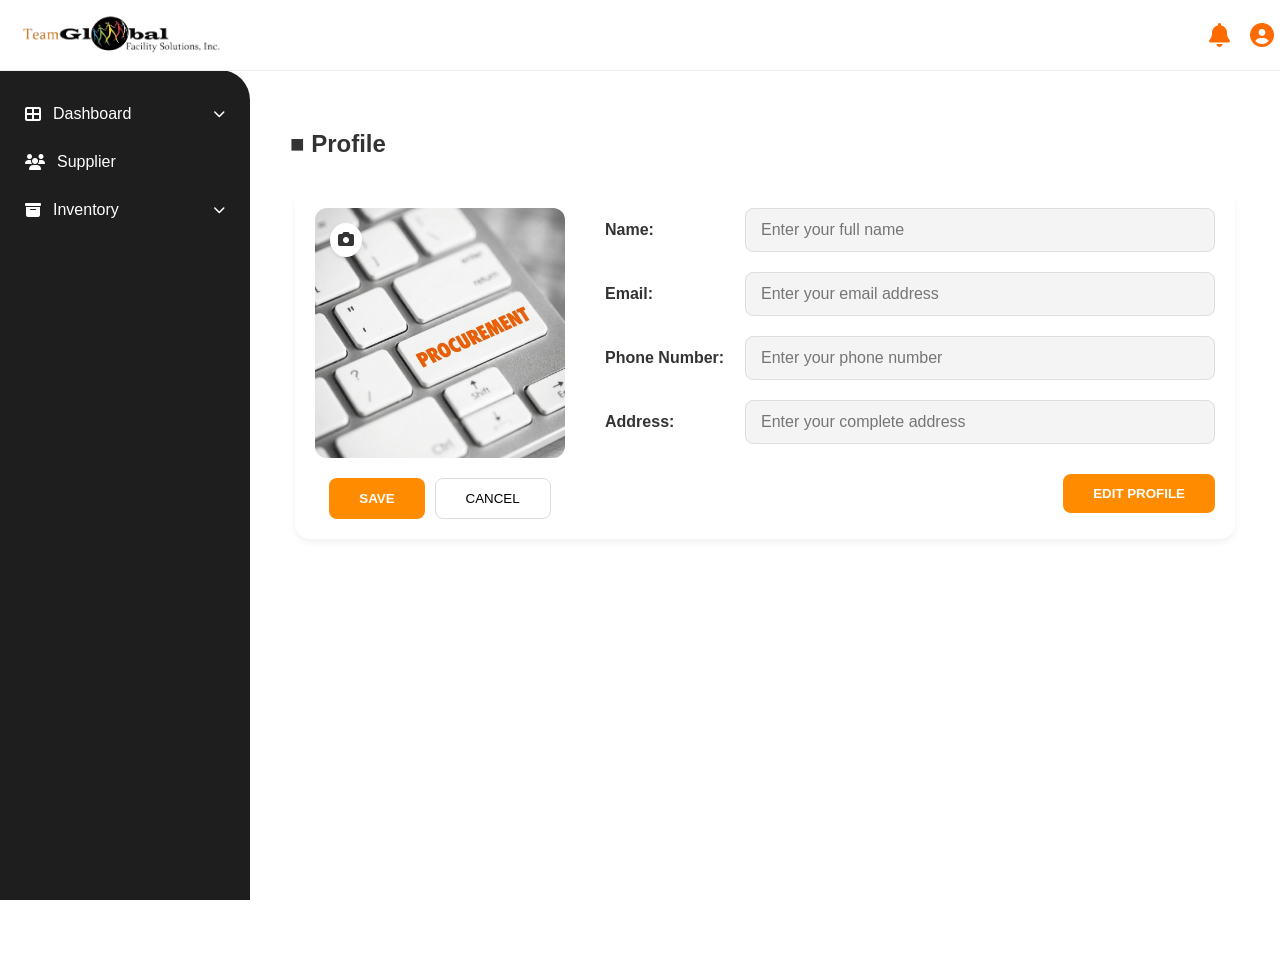
<file: Profile.html>
<!DOCTYPE html>
<html lang="en">
<head>
    <meta charset="UTF-8">
    <meta name="viewport" content="width=device-width, initial-scale=1.0">
    <title>User Profile | TGFSI</title>
    <link rel="stylesheet" href="Profile.css">
    <link rel="stylesheet" href="https://cdnjs.cloudflare.com/ajax/libs/font-awesome/6.4.0/css/all.min.css">
</head>
<body>

    <header class="main-header">
        <div class="header-left">
            <img src="Assets/logo.png" alt="" class="header-logo">
        </div>
        <div class="header-right">
            <div class="dropdown-container" id="notifDropdown">
                <i class="fa-solid fa-bell notification-icon"></i>
                <div class="dropdown-menu">
                    <div class="dropdown-item">No new notifications</div>
                </div>
            </div>

            <div class="profile-icon dropdown-container" id="profileDropdown">
                <i class="fa-solid fa-circle-user"></i>
                <div class="dropdown-menu">
                    <a href="Profile.html" class="dropdown-item"><i class="fa-solid fa-user"></i> Profile</a>
                    <a href="Calendar.html" class="dropdown-item"><i class="fas fa-calendar-alt"></i> Calendar</a>
                    <a href="index.html" class="dropdown-item"><i class="fa-solid fa-right-from-bracket"></i> Log-out</a>
                </div>
            </div>
        </div>
    </header>

    <div class="app-container">
        <aside class="sidebar">
            <nav class="side-nav">
                <div class="menu-item">
                    <i class="fa-solid fa-table-cells-large"></i>
                    <span>Dashboard</span>
                    <i class="fa-solid fa-chevron-down caret"></i>
                </div>
                <div class="sub-menu"><a href="Dashboard_PRTracker.html">PR tracker</a></div>
                <div class="sub-menu"><a href="Dashboard_POTracker.html">PO Tracker</a></div>
                <div class="sub-menu"><a href="Dashboard_Payment.html">Payment</a></div>
                <div class="sub-menu"><a href="Dashboard_Savings.html">Savings</a></div>
                <div class="sub-menu"><a href="Dashboard_DeliveryTracker.html">Delivery Tracker</a></div>

                <div class="menu-item">
                    <i class="fa-solid fa-users"></i>
                    <a href="Supplier.html">Supplier</a>
                </div>
                
                <div class="menu-item">
                    <i class="fa-solid fa-box-archive"></i>
                    <span>Inventory</span>
                    <i class="fa-solid fa-chevron-down caret"></i>
                </div>
                <div class="sub-menu"><a href="Inventory_YTD.html">YTD</a></div>
                <div class="sub-menu"><a href="Inventory_Products.html">Products</a></div>
                <div class="sub-menu"><a href="Inventory_StockIn.html">Stock In</a></div>
                <div class="sub-menu"><a href="Inventory_StockOut.html">Stock Out</a></div>
                <div class="sub-menu"><a href="Inventory_PullOutSupplies.html">Pull-Out Supplies</a></div>
            </nav>
        </aside>

        <main class="content-area">
            <h2 style="margin-bottom: 30px;">
                <span style="color: var(--primary-orange);">■</span> <span id="page-title">Profile</span>
            </h2>

          <form id="profileForm" class="profile-card">
    <div class="profile-left">
        <div class="avatar-wrapper" id="avatarClickArea" style="cursor: pointer;">
            <div class="camera-overlay"><i class="fa-solid fa-camera"></i></div>
            <img src="Assets/Gemini_Generated_Image_fn585mfn585mfn58.png" id="profileDisplay" alt="Profile Image">
            <input type="file" id="imageInput" accept="image/*" style="display: none;">
        </div>

        <div class="button-group-left">
            <button type="submit" class="btn-save" id="saveBtn">SAVE</button>
            <button type="button" class="btn-cancel" onclick="window.location.reload()">CANCEL</button>
        </div>
    </div>

    <div class="profile-right">
        <div class="input-row">
            <label>Name:</label>
            <input type="text" id="userName" placeholder="Enter your full name" required>
        </div>
        <div class="input-row">
            <label>Email:</label>
            <input type="email" id="userEmail" placeholder="Enter your email address" required>
        </div>
        <div class="input-row">
            <label>Phone Number:</label>
            <input type="tel" id="userPhone" placeholder="Enter your phone number" required>
        </div>
        <div class="input-row">
            <label>Address:</label>
            <input type="text" id="userAddress" placeholder="Enter your complete address" required>
        </div>

        <div class="button-group-right">
            <button type="button" id="editBtn" class="btn-save">EDIT PROFILE</button>
        </div>
    </div>
</form>
        </main>
    </div>

<script>
document.addEventListener('DOMContentLoaded', () => {
    // --- Elements ---
    const imageInput = document.getElementById('imageInput');
    const profileDisplay = document.getElementById('profileDisplay');
    const avatarClickArea = document.getElementById('avatarClickArea');
    const saveBtn = document.getElementById('saveBtn');
    const editBtn = document.getElementById('editBtn');
    
    // Select all inputs
    const inputs = [
        document.getElementById('userName'),
        document.getElementById('userEmail'),
        document.getElementById('userPhone'),
        document.getElementById('userAddress')
    ];

    // --- 1. INITIAL STATE ---
    // Ensure all fields are locked when the page loads
    inputs.forEach(input => {
        if(input) input.disabled = true;
    });

    // --- 2. EDIT PROFILE BUTTON (FIXED) ---
    editBtn.addEventListener('click', (e) => {
        e.preventDefault(); 
        
        // Check state of the first element in the array
        const currentlyDisabled = inputs.disabled;
        
        if (currentlyDisabled) {
            // UNLOCK FIELDS
            inputs.forEach(field => {
                if(field) field.disabled = false;
            });
            editBtn.innerText = "LOCK FIELDS";
            inputs.focus(); // Focus on the name field
        } else {
            // LOCK FIELDS
            inputs.forEach(field => {
                if(field) field.disabled = true;
            });
            editBtn.innerText = "EDIT PROFILE";
        }
    });

    // --- 3. IMAGE UPLOAD (FIXED) ---
    avatarClickArea.addEventListener('click', () => {
        imageInput.click(); 
    });

    imageInput.addEventListener('change', function(e) {
        // Access the first file specifically
        const file = e.target.files; 
        if (file) {
            const reader = new FileReader();
            reader.onload = function(event) {
                profileDisplay.src = event.target.result; 
            };
            reader.readAsDataURL(file);
        }
    });

    // --- 4. SAVE BUTTON ---
    saveBtn.addEventListener('click', (e) => {
        e.preventDefault(); 

        const name = document.getElementById('userName').value;
        const email = document.getElementById('userEmail').value;
        const phone = document.getElementById('userPhone').value;

        if (!name || !email || !phone) {
            return alert("Please fill in the required fields.");
        }

        saveBtn.innerText = "SAVING...";
        saveBtn.disabled = true;

        setTimeout(() => {
            alert("Profile updated successfully!");
            saveBtn.innerText = "SAVE";
            saveBtn.disabled = false;
            
            // Re-lock fields after saving
            inputs.forEach(input => { if(input) input.disabled = true; });
            editBtn.innerText = "EDIT PROFILE";
        }, 800);
    });

    // --- 5. SIDEBAR & DROPDOWN LOGIC ---
    document.querySelectorAll('.side-nav .menu-item').forEach(item => {
        let next = item.nextElementSibling;
        while (next && next.classList.contains('sub-menu')) {
            next.style.display = 'none';
            next = next.nextElementSibling;
        }

        item.addEventListener('click', function() {
            const caret = this.querySelector('.caret');
            if (caret) {
                caret.style.transform = caret.style.transform === 'rotate(180deg)' ? 'rotate(0deg)' : 'rotate(180deg)';
            }
            let sub = this.nextElementSibling;
            while (sub && sub.classList.contains('sub-menu')) {
                sub.style.display = sub.style.display === 'none' ? 'block' : 'none';
                sub = sub.nextElementSibling;
            }
        });
    });

    const profileBtn = document.getElementById('profileDropdown');
    const notifBtn = document.getElementById('notifDropdown');

    if(profileBtn) profileBtn.onclick = (e) => {
        e.stopPropagation();
        profileBtn.querySelector('.dropdown-menu').classList.toggle('show');
    };

    window.onclick = () => {
        document.querySelectorAll('.dropdown-menu').forEach(m => m.classList.remove('show'));
    };
});
</script>

<style>
/* Essential fix for dropdown visibility */
.dropdown-menu.show {
    display: block !important;
    opacity: 1 !important;
    visibility: visible !important;
}
</style>

</body>
</html>
</file>
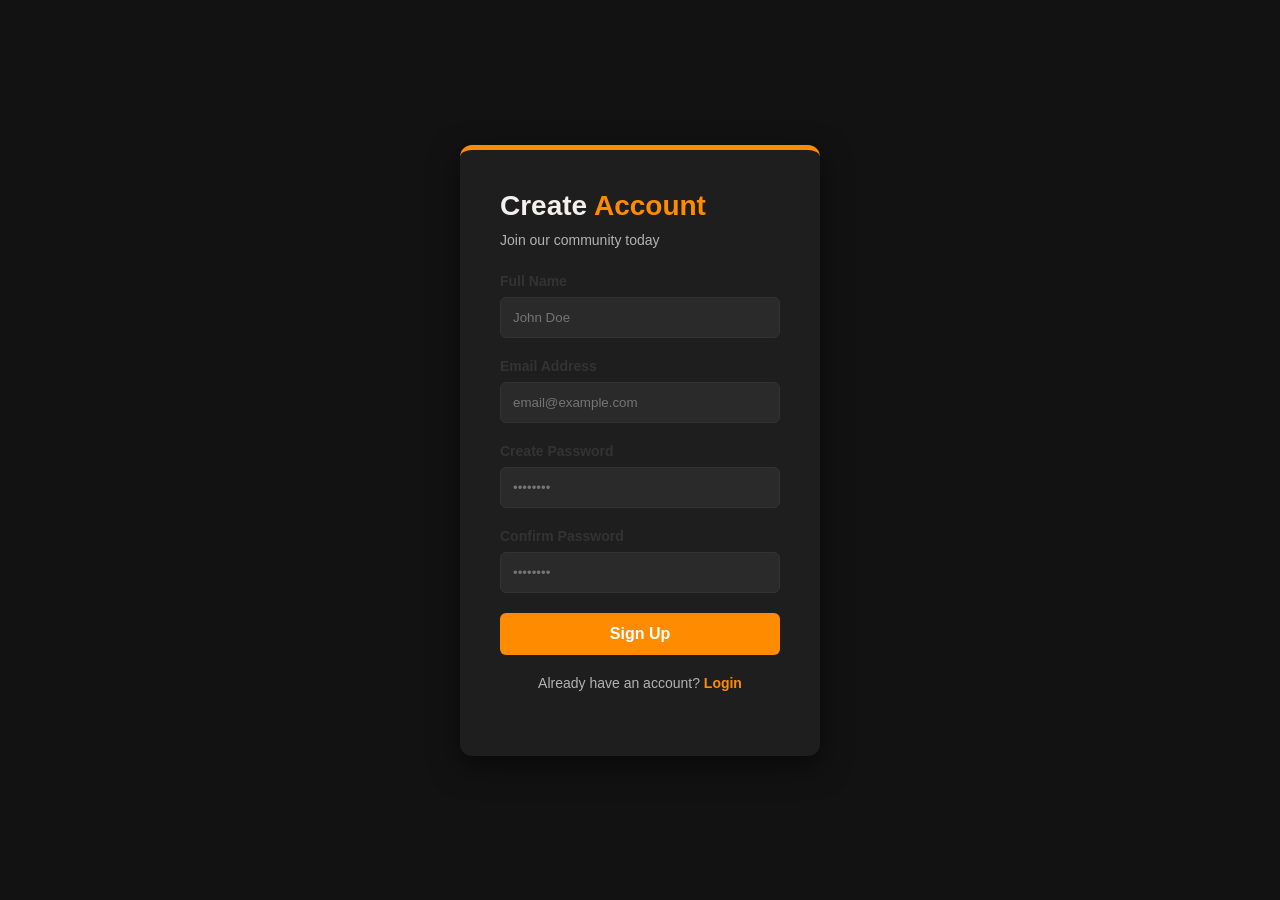
<file: register.html>
<!DOCTYPE html>
<html lang="en">
<head>
    <meta charset="UTF-8">
    <meta name="viewport" content="width=device-width, initial-scale=1.0">
    <title>Register | TGFSI</title>
    <link rel="stylesheet" href="style.css">
</head>
<body>
    <div class="container">
        <form class="form-card" id="registrationForm">
            <h2>Create <span class="highlight">Account</span></h2>
            <p>Join our community today</p>
            
            <div class="input-group">
                <label>Full Name</label>
                <input type="text" id="regName" placeholder="John Doe" required>
            </div>

            <div class="input-group">
                <label>Email Address</label>
                <input type="email" id="regEmail" placeholder="email@example.com" required>
            </div>
            
            <div class="input-group">
                <label>Create Password</label>
                <input type="password" id="regPassword" placeholder="••••••••" required>
            </div>

            <div class="input-group">
                <label>Confirm Password</label>
                <input type="password" id="confirmPassword" placeholder="••••••••" required>
            </div>
            
            <button type="submit" class="btn-primary">Sign Up</button>
            
            <p class="switch-text">
                Already have an account? <a href="index.html">Login</a>
            </p>
        </form>
    </div>

    <script>
        // Simple client-side validation logic
        const form = document.getElementById('registrationForm');
        
        form.addEventListener('submit', (e) => {
            const password = document.getElementById('regPassword').value;
            const confirm = document.getElementById('confirmPassword').value;

            if (password !== confirm) {
                e.preventDefault(); // Stop form from submitting
                alert("Passwords do not match! Please try again.");
            } else {
                alert("Registration successful! (Demo only)");
            }
        });
    </script>
</body>
</html>
</file>
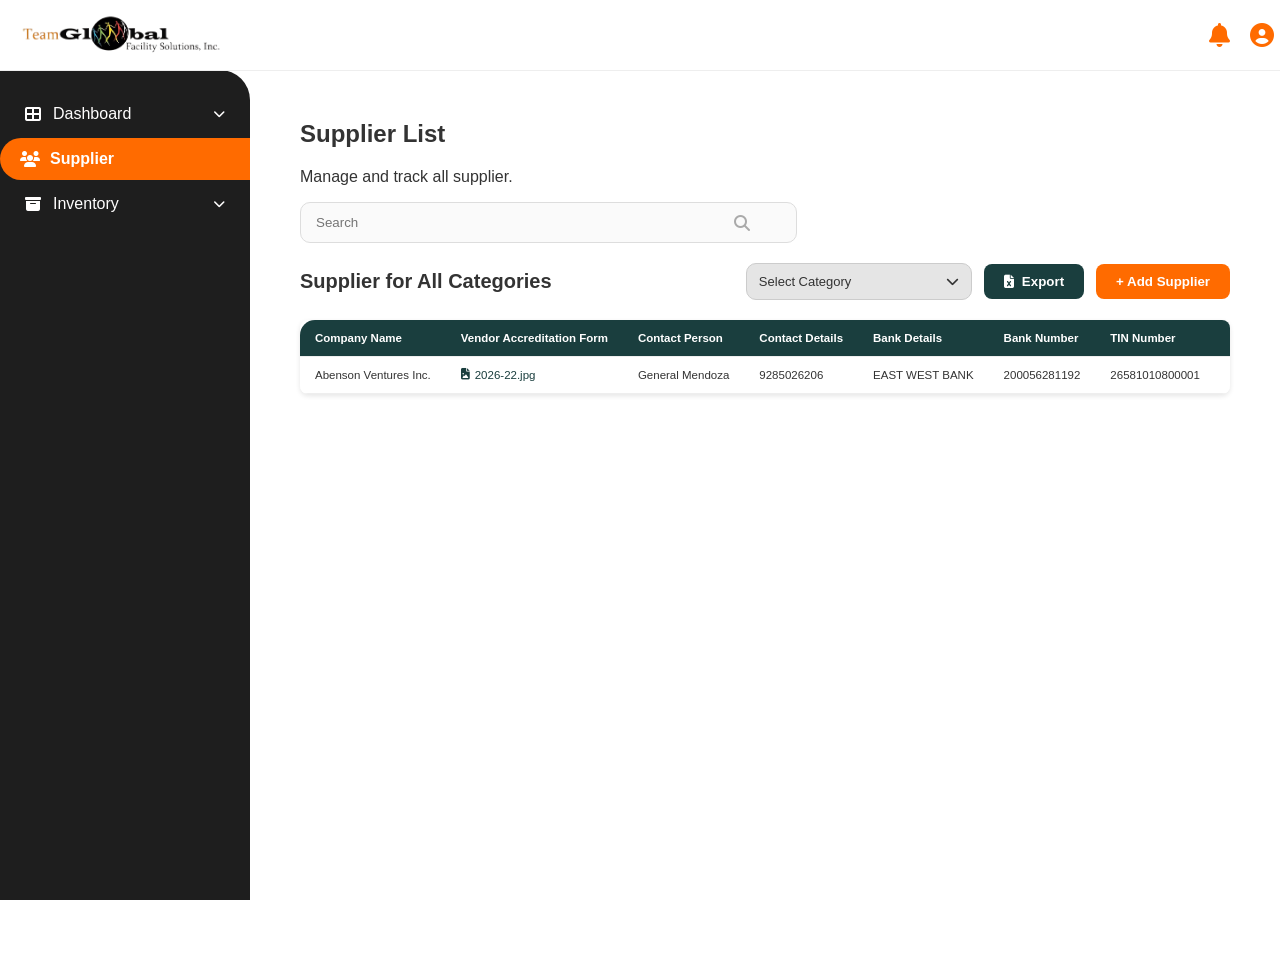
<file: Supplier.html>
<!DOCTYPE html>
<html lang="en">
<head>
    <meta charset="UTF-8">
    <meta name="viewport" content="width=device-width, initial-scale=1.0">
    <title>Supplier | TGFSI</title>
    <link rel="stylesheet" href="Supplier.css">
    <link rel="stylesheet" href="https://cdnjs.cloudflare.com/ajax/libs/font-awesome/6.4.0/css/all.min.css">
</head>
<body>

    <header class="main-header">
        <div class="header-left">
            <img src="Assets/logo.png" alt="" class="header-logo">
        </div>
        <div class="header-right">
            <div class="dropdown-container" id="notifDropdown">
                <i class="fa-solid fa-bell notification-icon"></i>
                <div class="dropdown-menu">
                    <div class="dropdown-item">No new notifications</div>
                </div>
            </div>

            <div class="profile-icon dropdown-container" id="profileDropdown">
                <i class="fa-solid fa-circle-user"></i>
                <div class="dropdown-menu">
                    <a href="Profile.html" class="dropdown-item"><i class="fa-solid fa-user"></i> Profile</a>
                    <a href="Calendar.html" class="dropdown-item"><i class="fas fa-calendar-alt"></i> Calendar</a>
                    <a href="index.html" class="dropdown-item"><i class="fa-solid fa-right-from-bracket"></i> Log-out</a>
                </div>
            </div>
        </div>
    </header>

    <div class="app-container">
        <aside class="sidebar">
            <nav class="side-nav">
                <div class="menu-item">
                    <i class="fa-solid fa-table-cells-large"></i>
                    <span>Dashboard</span>
                    <i class="fa-solid fa-chevron-down caret"></i>
                </div>
                <div class="sub-menu"><a href="Dashboard_PRTracker.html">PR tracker</a></div>
                <div class="sub-menu"><a href="Dashboard_POTracker.html">PO Tracker</a></div>
                <div class="sub-menu"><a href="Dashboard_Payment.html">Payment</a></div>
                <div class="sub-menu"><a href="Dashboard_Savings.html">Savings</a></div>
                <div class="sub-menu"><a href="Dashboard_DeliveryTracker.html">Delivery Tracker</a></div>

                <div class="active-menu-item">
                    <i class="fa-solid fa-users"></i>
                    <a href="Supplier.html">Supplier</a>
                </div>
                
                <div class="menu-item">
                    <i class="fa-solid fa-box-archive"></i>
                    <span>Inventory</span>
                    <i class="fa-solid fa-chevron-down caret"></i>
                </div>
                <div class="sub-menu"><a href="Inventory_YTD.html">YTD</a></div>
                <div class="sub-menu"><a href="Inventory_Products.html">Products</a></div>
                <div class="sub-menu"><a href="Inventory_StockIn.html">Stock In</a></div>
                <div class="sub-menu"><a href="Inventory_StockOut.html">Stock Out</a></div>
                <div class="sub-menu"><a href="Inventory_PullOutSupplies.html">Pull-Out Supplies</a></div>
            </nav>
        </aside>

        <main class="content-area">
            <section class="title-section">
                <h1>Supplier List</h1>
                <p>Manage and track all supplier.</p>
            </section>

            <section class="filters-bar">
                <div class="search-box">
                    <input type="text" id="mainSearch" placeholder="Search">
                    <i class="fa-solid fa-magnifying-glass"></i>
                </div>
            </section>

            <section class="filters-bar">
                <h2 id="categoryHeading">Supplier for All Categories</h2>
                <div class="actions">
                        <div class="custom-select" id="selectDept">
                            <div class="select-trigger" style="width: 200px;">
                                <span>Select Category</span> <i class="fa-solid fa-chevron-down"></i>
                            </div>
                            <div class="options-list">
                                <div style="padding: 10px;">All Categories</div>
                                <div style="padding: 10px;">Appliances</div>
                                <div style="padding: 10px;">IT Equipment</div>
                                <div style="padding: 10px;">Office Supplies</div>
                            </div>
                        </div>
                    <button id="exportExcelBtn" style="background: #1A3E3E; color: white; border: none; padding: 10px 20px; border-radius: 8px; font-weight: bold; cursor: pointer; display: flex; align-items: center; gap: 8px;">
                        <i class="fa-solid fa-file-excel"></i> Export
                    </button>
                    <button class="add-btn">+ Add Supplier</button>
                </div>
            </section>

            <div class="table-wrapper">
                <table id="supplierTable">
                    <thead>
                        <tr>
                            <th>Company Name</th>
                            <th>Vendor Accreditation Form</th>
                            <th>Contact Person</th>
                            <th>Contact Details</th>
                            <th>Bank Details</th>
                            <th>Bank Number</th>
                            <th>TIN Number</th>
                            <th>Email</th>
                            <th>Address</th>
                            <th>Accredited Status</th>
                            <th>Active</th>
                            <th>Line of Business</th>
                            <th>Actions</th>
                        </tr>
                    </thead>
                    <tbody id="supplierTableBody">
                        <tr>
                            <td>Abenson Ventures Inc.</td>
                            <td>
                                <div class="download-link" style="color: #1A3E3E; display: flex; align-items: center; gap: 5px;">
                                    <i class="fa-solid fa-file-image"></i>
                                    <span>2026-22.jpg</span>
                                </div>
                            </td>
                            <td>General Mendoza</td>
                            <td>9285026206</td>
                            <td>EAST WEST BANK</td>
                            <td>200056281192</td>
                            <td>26581010800001</td>
                            <td>corporatesales19@abenson.com</td>
                            <td>ABENSON AVANT G3</td>
                            <td>Report Delivered</td>
                            <td>TRUE</td>
                            <td>Appliance Retailer</td>
                            <td class="action-icons">
                                <i class="fa-solid fa-pen-to-square"></i>
                                <i class="fa-solid fa-trash"></i>
                            </td>
                        </tr>
                    </tbody>
                </table>
            </div>
        </main>
    </div>

<div id="prModal" class="modal-overlay">
    <div class="modal-content" style="max-width: 800px; border-radius: 12px; padding: 25px;">
        <div class="modal-header" style="border: none; padding: 0; margin-bottom: 20px;">
            <h2 style="font-size: 1.6rem; font-weight: 600; color: #333; margin: 0;">Add New Supplier</h2>
            <i class="fa-solid fa-xmark close-modal" id="closeModal" style="cursor: pointer; font-size: 1.2rem; color: #888;"></i>
        </div>
        
        <div class="modal-body" style="padding: 0;">
            <div class="form-row" style="display: flex; gap: 20px; margin-bottom: 10px;">
                <div class="form-group" style="flex: 1;">
                    <label>Category</label>
                    <div class="custom-select modal-select" id="modalCategory">
                        <div class="select-trigger"><span>Select Category</span> <i class="fa-solid fa-chevron-down"></i></div>
                        <div class="options-list">
                            <div>Appliances</div>
                            <div>IT Equipment</div>
                            <div>Office Supplies</div>
                        </div>
                    </div>
                </div>
                <div class="form-group" style="flex: 1; margin-bottom: 10px;">
                    <label>Contact Person</label>
                    <input type="text" id="inContactPerson">
                </div>
            </div>

            <div class="form-group" style="margin-bottom: 10px;">
                <label>Company Name</label>
                <input type="text" id="inCompanyName">
            </div>

            <div style="display: grid; grid-template-columns: 1fr 1fr; gap: 20px;">
                <div>
                    <div class="form-group" style="margin-bottom: 10px;">
                        <label>Contact Details</label>
                        <input type="text" id="inContactDetails">
                    </div>
                    <div class="form-group" style="margin-bottom: 10px;">
                        <label>Bank Details</label>
                        <input type="text" id="inBankDetails">
                    </div>
                    <div class="form-group"  style="margin-bottom: 10px;">
                        <label>Email</label>
                        <input type="email" id="inEmail">
                    </div>
                </div>

                <div>
                    <div class="form-group" style="margin-bottom: 10px;">
                        <label>TIN Number</label>
                        <input type="text" id="inTin">
                    </div>
                    <div class="form-group" style="margin-bottom: 10px;">
                        <label>Bank Number</label>
                        <input type="text" id="inBankNum">
                    </div>
                    <div class="form-group" style="margin-bottom: 10px; width: 300px;">
                        <label>Address</label>
                        <input type="text" id="inAddress">
                     </div>
                </div>
            </div>

            <div class="col-upload">
                <div class="upload-box" id="dropZone">
                    <p class="upload-title" style="font-size: 15; font-weight: 100; margin: 0%;">Upload PR Request files</p>
                    <i class="fa-solid fa-download download-icon"></i>
                    <p class="upload-hint">Choose a File or Drag & Drop it here.</p>
                    <p style="font-size: 10px; color: #aaa; margin-bottom: 20px;">JPEG, PNG, XLSX, PDF, up to 10MB</p>
                    
                    <input type="file" id="fileInputDR" accept="image/*,.pdf,.xlsx" style="display: none;">
                    <button type="button" class="browse-btn" onclick="document.getElementById('fileInputDR').click()">Browse File</button>
                    
                    <div id="previewContainerDR" class="preview-container">
                        </div>
                </div>
            </div>

            <div class="form-row" style="margin-bottom: 10px;">
                <div class="form-group">
                    <label>Line of Business</label>
                    <input type="text" id="inLOB">
                </div>
                <div class="form-group" style="margin-bottom: 10px;">
                    <label>Accreditation Status</label>
                    <div class="custom-select modal-select" id="modalStatus">
                        <div class="select-trigger"><span>Pending</span> <i class="fa-solid fa-chevron-down"></i></div>
                        <div class="options-list">
                            <div>Accredited</div>
                            <div>Not Accredited</div>
                            <div>Pending</div>
                        </div>
                    </div>
                </div>
                <div class="form-group" style="margin-bottom: 10px;">
                    <label>Active/Inactive</label>
                    <div class="custom-select modal-select" id="modalActive">
                        <div class="select-trigger"><span>TRUE</span> <i class="fa-solid fa-chevron-down"></i></div>
                        <div class="options-list">
                            <div>TRUE</div>
                            <div>FALSE</div>
                        </div>
                    </div>
                </div>
            </div>
        </div>

        <div class="modal-footer">
            <button class="btn-cancel" id="cancelModal">Cancel</button>
            <button class="btn-create" id="submitBtn">Create</button>
        </div>
    </div>
</div>

<script>
document.addEventListener('DOMContentLoaded', function() {
    const searchInput = document.getElementById('mainSearch');
    const categoryFilter = document.getElementById('selectDept');
    const categoryHeading = document.getElementById('categoryHeading');
    const tableBody = document.getElementById('supplierTableBody');
    const modal = document.getElementById('prModal');
    const addBtn = document.querySelector('.add-btn');
    const submitBtn = document.getElementById('submitBtn');
    const fileInput = document.getElementById('fileInputDR');
    const previewContainer = document.getElementById('previewContainerDR');

    let currentFileName = "No file";

    // --- 1. FILTERING ---
    function filterTable() {
        const searchTerm = searchInput.value.toLowerCase();
        const categoryLabel = categoryFilter.querySelector('.select-trigger span').innerText;
        const categoryTerm = categoryLabel.toLowerCase();

        categoryHeading.innerText = (categoryLabel === "Select Category" || categoryLabel === "All Categories") 
            ? "Supplier for All Categories" : "Supplier for " + categoryLabel;

        Array.from(tableBody.rows).forEach(row => {
            const rowText = row.innerText.toLowerCase();
            const rowCategory = row.cells[11].innerText.toLowerCase();
            const matchesSearch = rowText.includes(searchTerm);
            const matchesCategory = (categoryTerm === 'select category' || categoryTerm === 'all categories' || rowCategory.includes(categoryTerm));
            row.style.display = (matchesSearch && matchesCategory) ? "" : "none";
        });
    }

    searchInput.addEventListener('input', filterTable);

    // --- 2. DROPDOWNS ---
    document.querySelectorAll('.custom-select').forEach(select => {
        const trigger = select.querySelector('.select-trigger');
        trigger.onclick = (e) => {
            e.stopPropagation();
            document.querySelectorAll('.custom-select').forEach(s => { if(s !== select) s.classList.remove('active'); });
            select.classList.toggle('active');
        };
        select.querySelectorAll('.options-list div').forEach(opt => {
            opt.onclick = () => {
                select.querySelector('span').innerText = opt.innerText;
                select.classList.remove('active');
                if (select.id === 'selectDept') filterTable();
            };
        });
    });

    window.onclick = () => document.querySelectorAll('.custom-select').forEach(s => s.classList.remove('active'));

    // --- 3. FILE UPLOAD ---
    fileInput.onchange = () => {
        if(fileInput.files[0]) {
            const file = fileInput.files[0];
            currentFileName = file.name;
            
            // Clear previous and add the file card UI
            previewContainer.innerHTML = `
                <div class="file-card">
                    <i class="fa-solid fa-file-lines"></i>
                    <div class="delete-file" onclick="clearFile()">
                        <i class="fa-solid fa-xmark"></i>
                    </div>
                </div>
            `;
        }
    };
    window.clearFile = function() {
        fileInput.value = "";
        currentFileName = "No file";
        previewContainer.innerHTML = "";
    };

    // --- 4. ADD & EDIT ---
    addBtn.onclick = () => {
        modal.currentRow = null;
        submitBtn.innerText = "Create";
        modal.querySelector('h2').innerText = "Add New Supplier";
        modal.querySelectorAll('input').forEach(i => i.value = '');
        previewContainer.innerText = "";
        modal.style.display = 'flex';
    };

    tableBody.addEventListener('click', (e) => {
        if (e.target.classList.contains('fa-pen-to-square')) {
            const row = e.target.closest('tr');
            modal.currentRow = row;
            submitBtn.innerText = "Save Changes";
            modal.querySelector('h2').innerText = "Edit Supplier";

            document.getElementById('inCompanyName').value = row.cells[0].innerText;
            document.getElementById('inContactPerson').value = row.cells[2].innerText;
            document.getElementById('inContactDetails').value = row.cells[3].innerText;
            document.getElementById('inBankDetails').value = row.cells[4].innerText;
            document.getElementById('inBankNum').value = row.cells[5].innerText;
            document.getElementById('inTin').value = row.cells[6].innerText;
            document.getElementById('inEmail').value = row.cells[7].innerText;
            document.getElementById('inAddress').value = row.cells[8].innerText;
            document.getElementById('inLOB').value = row.cells[11].innerText;
            
            document.querySelector('#modalStatus span').innerText = row.cells[9].innerText;
            document.querySelector('#modalActive span').innerText = row.cells[10].innerText;
            document.querySelector('#modalCategory span').innerText = row.cells[11].innerText;

            modal.style.display = 'flex';
        }
        if (e.target.classList.contains('fa-trash')) {
            if(confirm("Delete this supplier?")) e.target.closest('tr').remove();
        }
    });

    // --- 5. SUBMIT ---
    submitBtn.onclick = () => {
        const company = document.getElementById('inCompanyName').value;
        if(!company) return alert("Company Name is required");

        const rowHTML = `
            <td>${company}</td>
            <td><div class="download-link"><i class="fa-solid fa-file"></i> <span>${currentFileName}</span></div></td>
            <td>${document.getElementById('inContactPerson').value}</td>
            <td>${document.getElementById('inContactDetails').value}</td>
            <td>${document.getElementById('inBankDetails').value}</td>
            <td>${document.getElementById('inBankNum').value}</td>
            <td>${document.getElementById('inTin').value}</td>
            <td>${document.getElementById('inEmail').value}</td>
            <td>${document.getElementById('inAddress').value}</td>
            <td>${document.querySelector('#modalStatus span').innerText}</td>
            <td>${document.querySelector('#modalActive span').innerText}</td>
            <td>${document.getElementById('inLOB').value}</td>
            <td class="action-icons"><i class="fa-solid fa-pen-to-square"></i> <i class="fa-solid fa-trash"></i></td>
        `;

        if(modal.currentRow) modal.currentRow.innerHTML = rowHTML;
        else {
            const tr = document.createElement('tr');
            tr.innerHTML = rowHTML;
            tableBody.appendChild(tr);
        }
        modal.style.display = 'none';
    };

    // --- 6. MODAL CLOSING LOGIC ---

    // Close using the 'X' icon
    document.getElementById('closeModal').onclick = () => {
        modal.style.display = 'none';
    };

    // Close using the 'Cancel' button
    document.getElementById('cancelModal').onclick = (e) => {
        e.preventDefault(); // Prevents form submission if it's inside a form
        modal.style.display = 'none';
    };

    // Close if the user clicks anywhere outside the white modal box
    window.addEventListener('click', (event) => {
        if (event.target == modal) {
            modal.style.display = 'none';
        }
    });
});
</script>

<script>
document.querySelectorAll('.side-nav .menu-item').forEach(item => {
    // 1. Initial State: Hide sub-menus on page load (Optional)
    toggleSubMenus(item, false); 

    item.style.cursor = 'pointer'; // Ensure user knows it's clickable

    item.addEventListener('click', function() {
        // Toggle the caret rotation
        const caret = this.querySelector('.caret');
        if (caret) {
            caret.style.transform = caret.style.transform === 'rotate(180deg)' ? 'rotate(0deg)' : 'rotate(180deg)';
            caret.style.transition = 'transform 0.3s ease';
        }

        // Check current state of the first sub-menu item to determine if we show or hide
        const firstSub = this.nextElementSibling;
        const isHidden = !firstSub || firstSub.style.display === 'none';
        
        toggleSubMenus(this, isHidden);
    });
});

function toggleSubMenus(menuItem, show) {
    let next = menuItem.nextElementSibling;
    
    while (next && (next.classList.contains('sub-menu') || next.classList.contains('active-tab'))) {
        next.style.display = show ? 'block' : 'none';
        next = next.nextElementSibling;
    }
}

//=============================================////=============================================//
//=============================================////=============================================//

document.getElementById('exportExcelBtn').onclick = function() {
    let csv = [];
    const rows = document.querySelectorAll("table tr");
    
    for (let i = 0; i < rows.length; i++) {
        // Only export rows that are visible (matches your filters)
        if (rows[i].style.display !== "none") {
            let row = [];
            const cols = rows[i].querySelectorAll("td, th");
            
            for (let j = 0; j < cols.length - 1; j++) { // Length - 1 to skip "Actions" column
                // Clean the text: remove commas (which break CSVs) and Peso signs for better Excel math
                let data = cols[j].innerText.replace(/,/g, '').replace(/₱/g, '');
                row.push('"' + data + '"');
            }
            csv.push(row.join(","));
        }
    }

    // Create the download link
    const csvFile = new Blob([csv.join("\n")], { type: "text/csv" });
    const downloadLink = document.createElement("a");
    const fileName = `Savings_Report_${new Date().toLocaleDateString()}.csv`;

    downloadLink.download = fileName;
    downloadLink.href = window.URL.createObjectURL(csvFile);
    downloadLink.style.display = "none";
    document.body.appendChild(downloadLink);
    downloadLink.click();
    document.body.removeChild(downloadLink);
};

//=============================================////=============================================//
//=============================================////=============================================//

// --- Header Dropdown Logic ---
const profileBtn = document.getElementById('profileDropdown');
const notifBtn = document.getElementById('notifDropdown');

// Toggle Profile Menu
profileBtn.onclick = (e) => {
    e.stopPropagation();
    notifBtn.querySelector('.dropdown-menu').classList.remove('show'); // Close other
    profileBtn.querySelector('.dropdown-menu').classList.toggle('show');
};

// Toggle Notification Menu
notifBtn.onclick = (e) => {
    e.stopPropagation();
    profileBtn.querySelector('.dropdown-menu').classList.remove('show'); // Close other
    notifBtn.querySelector('.dropdown-menu').classList.toggle('show');
};

// Close menus when clicking anywhere else on the page
window.addEventListener('click', () => {
    document.querySelectorAll('.dropdown-menu').forEach(menu => {
        menu.classList.remove('show');
    });
});
</script>

</body>
</html>
</file>
<file: style.css>
/* General Reset */
* {
    margin: 0;
    padding: 0;
    box-sizing: border-box;
    font-family: 'Segoe UI', Tahoma, Geneva, Verdana, sans-serif;
}

body {
    background-color: #121212; /* Deep Black */
    color: #ffffff;
    display: flex;
    justify-content: center;
    align-items: center;
    height: 100vh;
}

.container {
    width: 100%;
    max-width: 400px;
    padding: 20px;
}

.form-card {
    background-color: #1e1e1e; /* Dark Gray Card */
    padding: 40px;
    border-radius: 12px;
    box-shadow: 0 10px 30px rgba(0,0,0,0.5);
    border-top: 5px solid #FF8C00; /* Orange Accent */
}

h2 {
    margin-bottom: 10px;
    font-size: 28px;
    color: #f3f1f0;
}

.highlight {
    color: #FF8C00;
}

p {
    color: #B3B3B3;
    margin-bottom: 25px;
    font-size: 14px;
}

.input-group {
    margin-bottom: 20px;
}

label {
    display: block;
    margin-bottom: 8px;
    font-weight: 600;
    font-size: 14px;
}

input {
    width: 100%;
    padding: 12px;
    border-radius: 6px;
    border: 1px solid #333;
    background-color: #2a2a2a;
    color: white;
    outline: none;
    transition: border 0.3s;
}

input:focus {
    border-color: #FF8C00;
}

.btn-primary {
    width: 100%;
    padding: 12px;
    background-color: #FF8C00;
    border: none;
    border-radius: 6px;
    color: white;
    font-weight: bold;
    cursor: pointer;
    font-size: 16px;
    transition: background 0.3s;
}

.btn-primary:hover {
    background-color: #e67e00;
}

.switch-text {
    margin-top: 20px;
    text-align: center;
}

.switch-text a {
    color: #FF8C00;
    text-decoration: none;
    font-weight: bold;
}

/* Previous styles remain, add/update these: */

body {
    background-color: #121212;
    color: #ffffff;
    height: 100vh;
    display: flex;
    justify-content: center;
    align-items: center;
    overflow: hidden;
}

/* New Layout Wrapper */
.split-screen {
    display: flex;
    width: 900px; /* Fixed width for a professional look */
    height: 550px;
    background-color: #1e1e1e;
    border-radius: 12px;
    overflow: hidden;
    box-shadow: 0 15px 40px rgba(0,0,0,0.6);
}

/* Left Side: Logo & Quote */
.left-panel {
    background: linear-gradient(rgba(247, 246, 246, 0.71), rgba(0,0,0,0.7)), 
                url('Assets/Gemini_Generated_Image_fn585mfn585mfn58.png'); /* Tech background */
    background-size: cover;
    padding: 40px;
    display: flex;
    flex-direction: column;
    justify-content: space-between;
    border-right: 2px solid #FF8C00;
}


.brand-logo {
    max-width: 200px;   /* Adjusted size for a corner logo */
    height: auto;
    display: block;
}

.logo-section h1 {
    color: #FF8C00;
    font-size: 32px;
    letter-spacing: 2px;
    border-left: 4px solid #fff;
    padding-left: 15px;
}

.quote-section blockquote {
    font-style: italic;
    color: #fff;
    font-size: 18px;
    line-height: 1.6;
}

.quote-section span {
    display: block;
    margin-top: 10px;
    color: #FF8C00;
    font-weight: bold;
}

/* Right Side: The Form */
.right-panel {
    flex: 1.2;
    padding: 40px;
    display: flex;
    flex-direction: column;
    justify-content: center;
}

/* Error Message Styling */
.error-msg {
    color: #ff4d4d;
    font-size: 12px;
    margin-top: 5px;
    display: none; /* Hidden by default */
}

/* Responsive adjustment */
@media (max-width: 800px) {
    .left-panel { display: none; }
    .split-screen { width: 400px; }
}

/* Position the input group relative so the icon can be absolute */
.input-group {
    position: relative;
    margin-bottom: 20px;
}

/* Add padding to the right so text doesn't overlap the icon */
input[type="password"], 
input[type="text"] {
    padding-right: 45px;
}

/* The Eye Icon Button */
.toggle-password {
    position: absolute;
    right: 12px;
    top: 38px; /* Adjust based on your label height */
    cursor: pointer;
    color: #B3B3B3;
    font-size: 18px;
    user-select: none;
    transition: color 0.3s;
}

.toggle-password:hover {
    color: #FF8C00;
}

/* Core Variables */
:root {
    --primary-orange: #FF6B00; /* ProTech orange */
    --dark-sidebar: #1E1E1E; /* Deep gray */
    --main-bg: white;
    --text-primary: #333;
    --table-header: #1A3C34; /* Dark Teal (exact match) */
    --border-gray: #E0E0E0;
    --status-green: #2D5A27;
}

/* Layout Reset */
html, body {
    margin: 0;
    padding: 0;
    font-family: 'Segoe UI', system-ui, -apple-system, sans-serif;
    color: var(--text-primary);
    overflow-x: hidden; /* Prevent horizontal scrolling */
}

.download-link i:hover {
    color: #FF6B00; /* Turns your signature orange on hover */
    transform: scale(1.2);
    transition: 0.2s;
}
</file>
<file: Dashboard_DeliveryTracker.css>
:root {
    --orange: #FF6B00;
    --dark: #1E1E1E;
    --teal: #1A3E3E;
    --gray-bg: #F5F5F5;
}

body {
    margin: 0;
    font-family: Arial, sans-serif;
    background-color: white; /* Fixes the dark background from your screenshot */
    color: #333;
}

/* Header Styling */
html, body {
    height: 100%;
    margin: 0;
    overflow: hidden; 
}

.main-header {
    height: 70px; /* Adjust based on your design */
    width: 98%;
    position: fixed;
    top: 0;
    left: 0;
    z-index: 1000;
    background: #fff; /* Ensure it's not transparent */
    display: flex;
    align-items: center;
    padding: 0 20px;
    justify-content: space-between;
    align-items: center;
    border-bottom: 1px solid #EEE;
}

.header-logo {
    height: 60px; /* Increased from 40px to make it bigger */
    width: auto;
    display: block;
}

.header-right {
    display: flex;
    align-items: center;
    gap: 20px;
    color: var(--orange);
    font-size: 24px;
}

.header-left {
    display: flex;
    size-adjust: inherit;
    
}

.nav-item i { width: 25px; font-size: 18px; }
.icon-orange { color: var(--accent-orange); }
.caret { margin-left: auto; font-size: 12px; }

/* Layout Container */
.app-container {
    display: flex;
    padding-top: 70px;
    height: 100vh;
    box-sizing: border-box;
}

.header-right .dropdown-menu {
    display: none;
    position: absolute;
    right: 0;
    top: 100%;
    background: white;
    box-shadow: 0 4px 12px rgba(0,0,0,0.1);
    z-index: 1000;
    min-width: 150px;
}

/* Container for positioning */
.dropdown-container {
    position: relative;
    cursor: pointer;
    display: flex;
    align-items: center;
}

/* The Menu itself */
.dropdown-menu {
    display: none; /* Hidden by default */
    position: absolute;
    top: 100%;
    right: 0;
    background-color: white;
    min-width: 160px;
    box-shadow: 0px 8px 16px rgba(0,0,0,0.1);
    border-radius: 8px;
    z-index: 1000;
    margin-top: 10px;
    padding: 8px 0;
}

/* Show class toggled by JS */
.dropdown-menu.show {
    display: block !important;
    opacity: 1 !important;
    visibility: visible !important;
}

/* Items inside the menu */
.dropdown-item {
    padding: 10px 15px;
    text-decoration: none;
    display: block;
    color: #333;
    font-size: 14px;
    transition: background 0.2s;
}

.dropdown-item:hover {
    background-color: #f5f5f5;
}

.dropdown-item i {
    margin-right: 8px;
    width: 16px;
}

/* Sidebar Styling */
.sidebar {
    width: 250px; /* Fixed width */
    min-width: 250px;
    height: calc(100vh - 70px);
    overflow-y: auto;
    background-color: var(--dark);
    color: white;
    border-top-right-radius: 30px;
    padding-top: 20px;
}

.side-nav {
    display: flex;
    flex-direction: column;
}

.menu-item {
    padding: 15px 25px;
    display: flex;
    align-items: center;
    gap: 12px;
    color: #fffefe;
    cursor: pointer;
    transition: background 0.3s ease, color 0.3s ease;
}

.menu-item:hover {
    background-color: rgba(250, 250, 250, 0.05); /* Very subtle highlight */
    color: white;
}

/* Update this section to target links specifically */
.menu-item, .menu-item a {
    text-decoration: none; /* Removes underline */
    color: #fffefe;        /* Forces white color, overriding purple */
}

.sub-menu a {
    transition: color 0.3s ease;
    color: #AAA;
    text-decoration: none; /* Removes underline */
    font-size: 14px;
}

.sub-menu a:hover {
    color: white;
}

.caret { margin-left: auto; font-size: 12px; }

/* Active Orange Tab */
.active-tab {
    background-color: var(--orange);
    padding: 12px 20px;
    border-radius: 25px 0 0 25px;
    display: flex;
    align-items: center;
    gap: 10px;
    cursor: pointer;
    color: white;
    margin-left: 30px;
}

.active-tab a {
    color: white;
    text-decoration: none;
    font-weight: bold;
    width: 100%; /* Ensures the whole orange area is clickable */
}

.active-menu-item {
    background-color: var(--orange);
    padding: 12px 20px;
    border-radius: 25px 0 0 25px;
    display: flex;
    align-items: center;
    gap: 10px;
    cursor: pointer;
    color: white;
    text-decoration: none;
}

.active-menu-item a {
    color: white;
    text-decoration: none;
    font-weight: bold;
    width: 100%; /* Ensures the whole orange area is clickable */
}

.sub-menu {
    padding: 15px 0 15px 60px;
    display: flex;
    flex-direction: column;
    gap: 12px;
}

.sub-menu a {
    color: #AAA;
    text-decoration: none;
    font-size: 14px;
}

.sub-menu a:hover {
    color: white;
    transition: 0.3s;
}

/* Content Area */
.content-area {
    flex-grow: 1;
    overflow: auto; /* Allows vertical and horizontal scrolling */
    height: calc(100vh - 70px);
    padding: 30px 50px;
}

.filters-bar {
    display: flex;
    align-items: center; /* Vertically centers the h2 and the actions div */
    justify-content: space-between; /* Pushes h2 to the left and buttons to the right */
    gap: 20px;
    margin-bottom: 20px;
}

.filters-bar h2 {
    margin: 0; /* Critical: Removes default browser spacing that pushes other elements */
    font-size: 1.25rem; /* Adjust as needed */
    font-weight: 600;
    color: #333;
    white-space: nowrap; /* Prevents the text from wrapping and breaking layout */
}

.filters-bar .actions {
    display: flex;
    align-items: center;
    gap: 12px; /* Consistent spacing between buttons */
}

.search-box {
    position: relative;
    width: 50%;
}

.search-box input {
    width: 100%;
    padding: 12px 15px;
    border-radius: 10px;
    border: 1px solid #DDD;
    background: #FAFAFA;
}

.search-box i {
    position: absolute;
    right: 15px;
    top: 13px;
    color: #AAA;
}

.actions {
    display: flex;
    justify-content: space-between;
    gap: 15px;
}

.date-select {
    padding: 10px 15px;
    border: 1px solid #DDD;
    border-radius: 8px;
    background: #EEE;
    display: flex;
    align-items: center;
    gap: 10px;
    font-size: 14px;
}

.add-btn {
    background: var(--orange);
    color: white;
    border: none;
    padding: 10px 20px;
    border-radius: 8px;
    font-weight: bold;
    cursor: pointer;
    transition: background 0.3s ease, transform 0.1s ease;
}

.add-btn:hover {
    background-color: #e66000; /* A slightly darker orange */
    transform: translateY(-1px); /* Slight lift effect */
}

.add-btn:active {
    transform: translateY(0);
}

/* Table */
.table-wrapper {
    width: 100%;
    overflow-x: auto; /* Specifically for left-to-right table scrolling */
    background: white;
    border-radius: 8px;
    box-shadow: 0 2px 5px rgba(0,0,0,0.1);
    margin-top: 20px;
}

table {
   width: 100%;
    min-width: 1200px; /* Forces horizontal scroll if the window is narrow */
    border-collapse: collapse;
}

thead tr {
    background: var(--teal);
    color: white;

    
}

tbody tr {
    transition: background-color 0.2s ease;
}

tbody tr:hover {
    background-color: #f9f9f9; /* Subtle gray highlight for the row */
}

th:first-child {
    border-top-left-radius: 15px;
}

th:last-child {
    border-top-right-radius: 15px;
}

th, td {
    padding: 12px 15px;
    text-align: left;
    font-size: 11.5px;
    border-bottom: 1px solid #EEE;
    white-space: nowrap;
}


/* Ensure the Actions column and Status indicator are handled together */
.action-icons {
    display: flex;
    align-items: center;
    gap: 10px;
    border-bottom: none; /* Prevents double lines in flex container */
    display: inline-block;
}
.action-icons i {
    margin-right: 15px;
    cursor: pointer;
    color: #555;
    transition: 0.2s;
}

.action-icons i:hover {
    color: var(--orange); /* Changed from --accent-orange to match your :root */
}

.notification-icon, .profile-icon {
    cursor: pointer;
    transition: opacity 0.3s ease;
}

.notification-icon:hover, .profile-icon:hover {
    opacity: 0.8;
}

.date-select {
    cursor: pointer;
    transition: background 0.3s ease;
}

.date-select:hover {
    background: #e2e2e2;
}

/*===============================================================================*/
/*===============================================================================*/
/* --- Modal Background & Content --- */
.modal-overlay {
    position: fixed;
    top: 0; left: 0; width: 100%; height: 100%;
    background: rgba(0, 0, 0, 0.4);
    display: none; justify-content: center; align-items: center; z-index: 2000;
}
.modal-content {
    background: #F0F0F0; width: 620px; border-radius: 25px; padding: 30px;
    box-shadow: 0 10px 40px rgba(0,0,0,0.2); position: relative;
}
.modal-header { display: flex; justify-content: space-between; align-items: center;}
.modal-footer { display: flex; justify-content: flex-end; align-items: center; margin-top: 20px; }
.close-modal { cursor: pointer; color: #999; font-size: 1.1rem; }

.form-row { display: flex; gap: 20px; margin-top: 5px; }
.split-layout { display: grid; grid-template-columns: 1fr 1fr; gap: 25px; margin-top: 5px; }
.form-group { flex: 1; display: flex; flex-direction: column; gap: 5px; }
.form-group label { font-size: 13px; font-weight: 500; color: #444; margin-left: 2px; }
.form-group input, .select-wrapper select {
    padding: 10px 12px; border: 1px solid #ccc; border-radius: 10px; background: #E5E5E5; width: 100%; box-sizing: border-box;
}

.select-wrapper i { position: relative; }
.select-wrapper i { position: absolute; right: 12px; top: 14px; font-size: 12px; color: #666; pointer-events: none; }
.input-icon-wrap { position: relative; display: flex; align-items: center; }
.input-icon-wrap .left-icon { position: absolute; left: 12px; color: #888; }
.input-icon-wrap input { padding-left: 35px; }
.input-icon-wrap .right-icon { position: absolute; right: 12px; font-size: 12px; color: #666; }

/* Upload Area */
.upload-box {
    border: 1.5px dashed #aaa;
    border-radius: 20px;
    text-align: center;
    background: #f9f9f9;
    min-height: 200px;
    display: flex;
    flex-direction: column;
    align-items: center;
    justify-content: center;
    transition: background 0.3s ease;
    
}

.upload-box.drag-over {
    background: #e1f5fe;
    border-color: #FF6B00;
}

/* Thumbnail Previews */
.preview-container {
    display: flex;
    flex-wrap: wrap;
    gap: 10px;
    margin-top: 15px;
    width: 100%;
    justify-content: center;
}

.preview-item {
    position: relative;
    width: 60px;
    height: 60px;
    border-radius: 8px;
    overflow: hidden;
    border: 1px solid #ddd;
    background: white;
}

.preview-item img {
    width: 100%;
    height: 100%;
    object-fit: cover;
}

/* Delete Button on Hover */
.remove-img {
    position: absolute;
    top: 2px;
    right: 2px;
    background: rgba(255, 0, 0, 0.7);
    color: white;
    border-radius: 50%;
    width: 18px;
    height: 18px;
    font-size: 10px;
    display: flex;
    align-items: center;
    justify-content: center;
    cursor: pointer;
    opacity: 0;
    transition: opacity 0.2s;
}

.preview-item:hover .remove-img {
    opacity: 1;
}

.download-icon { font-size: 28px; color: #aaa; margin: 10px 0; }
.upload-title { font-size: 12px; color: #555; margin-bottom: 10px; }
.upload-hint { font-size: 11px; color: #666; margin: 5px 0; }
.upload-limit { font-size: 9px; color: #aaa; margin-bottom: 15px; }
.browse-btn { border: 1px solid #ccc; background: white; padding: 6px 20px; border-radius: 8px; cursor: pointer; font-size: 11px; color: #555; }

.btn-create { background: #FF6B00; color: white; border: none; padding: 12px 45px; border-radius: 12px; font-weight: bold; cursor: pointer; font-size: 14px; }
.btn-cancel { background: transparent; border: none; color: #555; font-weight: bold; cursor: pointer; margin-right: 20px; font-size: 14px; }

/* Calendar Precision */
.calendar-dropdown {
    position: absolute; right: 360px; top: 220px; width: 280px; z-index: 1000; display: none;
    background: #E8E8E8; /* Matches your gray theme */
    border-radius: 15px;
    padding: 12px;
    display: none;
    width: 240px;
    box-shadow: 0 8px 20px rgba(0,0,0,0.1);
    margin-top: 50px;
}

.calendar-range-header { background: #E8E8E8; padding: 12px 15px; border-radius: 15px 15px 0 0; display: flex; justify-content: space-between; align-items: center; font-size: 14px; color: #333; }
.calendar-picker { background: #E8E8E8; padding: 5px 15px 15px 15px; border-radius: 0 0 15px 15px; }
.calendar-month-nav { display: flex; justify-content: space-between; padding: 10px 0; font-size: 14px; }
.calendar-grid { display: grid; grid-template-columns: repeat(7, 1fr); text-align: center; }
.day { 
    aspect-ratio: 1; display: flex; align-items: center; justify-content: center; 
    font-size: 12px; cursor: pointer; border-radius: 6px; position: relative; z-index: 1;
}
.day.mute { color: #bbb; pointer-events: none; }
.day.selected-edge {
    background: #FF6B00 !important; /* Solid Orange from image */
    color: white !important;
    border-radius: 8px; /* Circular or slightly rounded edges for endpoints */
}

.day.in-range {
    background: #FFB380 !important; /* Light Orange bridge from image */
    border-radius: 0; /* Important: makes the range continuous */
    color: #333;
}

/* Special rounding for range ends */
.day.in-range:nth-of-type(7n) { border-top-right-radius: 0px; border-bottom-right-radius: 0px; }
.calendar-footer { text-align: right; padding-top: 15px; font-weight: bold; font-size: 12px; color: #444; cursor: pointer; }

/* --- Dropdown & Date Picker Logic --- */

/* 1. Container must be relative so the menu stays attached to it */
.custom-select, .custom-date-picker { 
    position: relative; 
    width: 100%; 
}

/* 2. The trigger (the box you click) */
.select-trigger {
    padding: 10px 12px;
    border: 1px solid #ccc;
    border-radius: 10px;
    background: #E5E5E5;
    display: flex;
    justify-content: space-between;
    align-items: center;
    cursor: pointer;
    font-size: 13px;
    transition: border-color 0.3s;
}

/* 3. The Hidden Menu (Common for both Select and Calendar) */
.options-list, .mini-calendar {
    position: absolute;
    left: 0;
    right: 0;
    background: #E8E8E8; /* Your theme gray */
    border-radius: 12px;
    box-shadow: 0 8px 20px rgba(0,0,0,0.15);
    display: none; /* Hidden by default */
    z-index: 9999; /* Ensure it stays above modal elements */
}

/* 4. Show logic - When JS adds the .open class */
.custom-select.open .options-list,
.custom-date-picker.open .mini-calendar {
    display: block !important;
}

/* 5. Dropdown Items Styling */
.options-list {
    overflow: hidden;
    padding: 5px 0;
}

.options-list div {
    padding: 10px 15px;
    font-size: 13px;
    cursor: pointer;
    color: #444;
    transition: 0.2s;
}

.options-list div:hover, 
.options-list div.active {
    background: var(--orange);
    color: white;
}

/* 6. Rotate Chevron on Open */
.custom-select.open .select-trigger i,
.custom-date-picker.open .right-icon {
    transform: rotate(180deg);
    transition: transform 0.3s ease;
}

/* Container for the mini calendar dropdown */
.mini-calendar {
    position: absolute;
    top: 100%;
    left: 0;
    background: #E8E8E8; /* Matches your gray theme */
    border-radius: 15px;
    padding: 12px;
    display: none;
    width: 240px;
    box-shadow: 0 8px 20px rgba(0,0,0,0.1);
    margin-top: 5px;
    z-index: 9999;
}

.mini-calendar-header {
    display: flex;
    justify-content: space-between;
    align-items: center;
    margin-bottom: 10px;
}

.mini-calendar-header span {
    font-weight: bold;
    font-size: 13px;
    color: #444;
}

.mini-calendar-header i {
    cursor: pointer;
    font-size: 12px;
    color: #666;
    padding: 5px;
}

.mini-grid {
    display: grid;
    grid-template-columns: repeat(7, 1fr);
    gap: 2px;
}

.mini-day-name {
    font-size: 10px;
    color: #888;
    text-align: center;
    padding-bottom: 5px;
}

.mini-day {
    aspect-ratio: 1;
    display: flex;
    align-items: center;
    justify-content: center;
    font-size: 11px;
    cursor: pointer;
    border-radius: 50%; /* Circular selection */
    transition: 0.2s;
}

.mini-day:hover { background: #FF6B00; }

.mini-day.selected {
    background: #FF6B00 !important; /* Specific Orange from image */
    color: white !important;
}

.mini-day.mute {
    color: #bbb;
    pointer-events: none;
}
</file>
<file: Dashboard_Payment.css>
:root {
    --orange: #FF6B00;
    --dark: #1E1E1E;
    --teal: #1A3E3E;
    --gray-bg: #F5F5F5;
}

body {
    margin: 0;
    font-family: Arial, sans-serif;
    background-color: white; /* Fixes the dark background from your screenshot */
    color: #333;
}

/* Header Styling */
html, body {
    height: 100%;
    margin: 0;
    overflow: hidden; 
}

.main-header {
    height: 70px; /* Adjust based on your design */
    width: 98%;
    position: fixed;
    top: 0;
    left: 0;
    z-index: 1000;
    background: #fff; /* Ensure it's not transparent */
    display: flex;
    align-items: center;
    padding: 0 20px;
    justify-content: space-between;
    align-items: center;
    border-bottom: 1px solid #EEE;
}

.header-logo {
    height: 60px; /* Increased from 40px to make it bigger */
    width: auto;
    display: block;
}

.header-right {
    display: flex;
    align-items: center;
    gap: 20px;
    color: var(--orange);
    font-size: 24px;
}

.header-left {
    display: flex;
    size-adjust: inherit;
    
}

.nav-item i { width: 25px; font-size: 18px; }
.icon-orange { color: var(--accent-orange); }
.caret { margin-left: auto; font-size: 12px; }

/* Layout Container */
.app-container {
    display: flex;
    padding-top: 70px;
    height: 100vh;
    box-sizing: border-box;
}

/* Container for positioning */
.dropdown-container {
    position: relative;
    cursor: pointer;
    display: flex;
    align-items: center;
}

/* The Menu itself */
.dropdown-menu {
    display: none; /* Hidden by default */
    position: absolute;
    top: 100%;
    right: 0;
    background-color: white;
    min-width: 160px;
    box-shadow: 0px 8px 16px rgba(0,0,0,0.1);
    border-radius: 8px;
    z-index: 1000;
    margin-top: 10px;
    padding: 8px 0;
}

/* Show class toggled by JS */
.dropdown-menu.show {
    display: block;
}

/* Items inside the menu */
.dropdown-item {
    padding: 10px 15px;
    text-decoration: none;
    display: block;
    color: #333;
    font-size: 14px;
    transition: background 0.2s;
}

.dropdown-item:hover {
    background-color: #f5f5f5;
}

.dropdown-item i {
    margin-right: 8px;
    width: 16px;
}

/* Sidebar Styling */
.sidebar {
    width: 250px; /* Fixed width */
    min-width: 250px;
    height: calc(100vh - 70px);
    overflow-y: auto;
    background-color: var(--dark);
    color: white;
    border-top-right-radius: 30px;
    padding-top: 20px;
}

.side-nav {
    display: flex;
    flex-direction: column;
}

.menu-item {
    padding: 15px 25px;
    display: flex;
    align-items: center;
    gap: 12px;
    color: #fffefe;
    cursor: pointer;
    transition: background 0.3s ease, color 0.3s ease;
}

.menu-item:hover {
    background-color: rgba(250, 250, 250, 0.05); /* Very subtle highlight */
    color: white;
}

/* Update this section to target links specifically */
.menu-item, .menu-item a {
    text-decoration: none; /* Removes underline */
    color: #fffefe;        /* Forces white color, overriding purple */
}

.sub-menu a {
    transition: color 0.3s ease;
    color: #AAA;
    text-decoration: none; /* Removes underline */
    font-size: 14px;
}

.sub-menu a:hover {
    color: white;
}

.caret { margin-left: auto; font-size: 12px; }

/* Active Orange Tab */
.active-tab {
    background-color: var(--orange);
    padding: 12px 20px;
    border-radius: 25px 0 0 25px;
    display: flex;
    align-items: center;
    gap: 10px;
    cursor: pointer;
    color: white;
    margin-left: 30px;
}

.active-tab a {
    color: white;
    text-decoration: none;
    font-weight: bold;
    width: 100%; /* Ensures the whole orange area is clickable */
}

.active-menu-item {
    background-color: var(--orange);
    padding: 12px 20px;
    border-radius: 25px 0 0 25px;
    display: flex;
    align-items: center;
    gap: 10px;
    cursor: pointer;
    color: white;
    text-decoration: none;
}

.active-menu-item a {
    color: white;
    text-decoration: none;
    font-weight: bold;
    width: 100%; /* Ensures the whole orange area is clickable */
}
.sub-menu {
    padding: 15px 0 15px 60px;
    display: flex;
    flex-direction: column;
    gap: 12px;
}

.sub-menu a {
    color: #AAA;
    text-decoration: none;
    font-size: 14px;
}

.sub-menu a:hover {
    color: white;
    transition: 0.3s;
}

/* Content Area */
.content-area {
    flex-grow: 1;
    overflow: auto; /* Allows vertical and horizontal scrolling */
    height: calc(100vh - 70px);
    padding: 30px 50px;
}

.filters-bar {
    display: flex;
    align-items: center; /* Vertically centers the h2 and the actions div */
    justify-content: space-between; /* Pushes h2 to the left and buttons to the right */
    gap: 20px;
    margin-bottom: 20px;
}

.filters-bar h2 {
    margin: 0; /* Critical: Removes default browser spacing that pushes other elements */
    font-size: 1.25rem; /* Adjust as needed */
    font-weight: 600;
    color: #333;
    white-space: nowrap; /* Prevents the text from wrapping and breaking layout */
}

.filters-bar .actions {
    display: flex;
    align-items: center;
    gap: 12px; /* Consistent spacing between buttons */
}

.search-box {
    position: relative;
    width: 50%;
}

.search-box input {
    width: 100%;
    padding: 12px 15px;
    border-radius: 10px;
    border: 1px solid #DDD;
    background: #FAFAFA;
}

.search-box i {
    position: absolute;
    right: 15px;
    top: 13px;
    color: #AAA;
}

.actions {
    display: flex;
    justify-content: space-between;
    gap: 15px;
}

.date-select {
    padding: 10px 15px;
    border: 1px solid #DDD;
    border-radius: 8px;
    background: #EEE;
    display: flex;
    align-items: center;
    gap: 10px;
    font-size: 14px;
}

.add-btn {
    background: var(--orange);
    color: white;
    border: none;
    padding: 10px 20px;
    border-radius: 8px;
    font-weight: bold;
    cursor: pointer;
    transition: background 0.3s ease, transform 0.1s ease;
}

.add-btn:hover {
    background-color: #e66000; /* A slightly darker orange */
    transform: translateY(-1px); /* Slight lift effect */
}

.add-btn:active {
    transform: translateY(0);
}

/* Table */
.table-wrapper {
    width: 100%;
    overflow-x: auto; /* Specifically for left-to-right table scrolling */
    background: white;
    border-radius: 8px;
    box-shadow: 0 2px 5px rgba(0,0,0,0.1);
    margin-top: 20px;
}

table {
   width: 100%;
    min-width: 1200px; /* Forces horizontal scroll if the window is narrow */
    border-collapse: collapse;
}

thead tr {
    background: var(--teal);
    color: white;

    
}

tbody tr {
    transition: background-color 0.2s ease;
}

tbody tr:hover {
    background-color: #f9f9f9; /* Subtle gray highlight for the row */
}

th:first-child {
    border-top-left-radius: 15px;
}

th:last-child {
    border-top-right-radius: 15px;
}

th, td {
    padding: 12px 15px;
    text-align: left;
    font-size: 11.5px;
    border-bottom: 1px solid #EEE;
    white-space: nowrap;
}


/* Ensure the Actions column and Status indicator are handled together */
.action-icons {
    display: flex;
    align-items: center;
    gap: 10px;
    border-bottom: none; /* Prevents double lines in flex container */
    display: inline-block;
}
.action-icons i {
    margin-right: 15px;
    cursor: pointer;
    color: #555;
    transition: 0.2s;
}

.action-icons i:hover {
    color: var(--orange); /* Changed from --accent-orange to match your :root */
}

.notification-icon, .profile-icon {
    cursor: pointer;
    transition: opacity 0.3s ease;
}

.notification-icon:hover, .profile-icon:hover {
    opacity: 0.8;
}

.date-select {
    cursor: pointer;
    transition: background 0.3s ease;
}

.date-select:hover {
    background: #e2e2e2;
}

/*===============================================================================*/
/*===============================================================================*/
/* --- Modal Background & Content --- */
.modal-overlay {
    position: fixed;
    top: 0; left: 0; width: 100%; height: 100%;
    background: rgba(0, 0, 0, 0.4);
    display: none; justify-content: center; align-items: center; z-index: 2000;
}
.modal-content {
    background: #F0F0F0; width: 620px; border-radius: 25px; padding: 30px;
    box-shadow: 0 10px 40px rgba(0,0,0,0.2); position: relative;
}
.modal-header { display: flex; justify-content: space-between; align-items: center;}
.modal-footer { display: flex; justify-content: flex-end; align-items: center; margin-top: 20px; }
.close-modal { cursor: pointer; color: #999; font-size: 1.1rem; }

.form-row { display: flex; gap: 20px; margin-bottom: 12px; }
.split-layout { display: grid; grid-template-columns: 1fr 1fr; gap: 25px; margin-top: 5px; }
.form-group { flex: 1; display: flex; flex-direction: column; gap: 5px; }
.form-group label { font-size: 13px; font-weight: 500; color: #444; margin-left: 2px; }
.form-group input, .select-wrapper select {
    padding: 10px 12px; border: 1px solid #ccc; border-radius: 10px; background: #E5E5E5; width: 100%; box-sizing: border-box;
}

.select-wrapper i { position: relative; }
.select-wrapper i { position: absolute; right: 12px; top: 14px; font-size: 12px; color: #666; pointer-events: none; }
.input-icon-wrap { position: relative; display: flex; align-items: center; }
.input-icon-wrap .left-icon { position: absolute; left: 12px; color: #888; }
.input-icon-wrap input { padding-left: 35px; }
.input-icon-wrap .right-icon { position: absolute; right: 12px; font-size: 12px; color: #666; }

/* Upload Area */
.upload-box {
    border: 1.5px dashed #aaa;
    border-radius: 20px;
    padding: 20px;
    text-align: center;
    background: #f9f9f9;
    min-height: 200px;
    display: flex;
    flex-direction: column;
    align-items: center;
    justify-content: center;
    transition: background 0.3s ease;
}

.upload-box.drag-over {
    background: #e1f5fe;
    border-color: #FF6B00;
}

/* Thumbnail Previews */
.preview-container {
    display: flex;
    flex-wrap: wrap;
    gap: 10px;
    margin-top: 15px;
    width: 100%;
    justify-content: center;
}

.preview-item {
    position: relative;
    width: 60px;
    height: 60px;
    border-radius: 8px;
    overflow: hidden;
    border: 1px solid #ddd;
    background: white;
}

.preview-item img {
    width: 100%;
    height: 100%;
    object-fit: cover;
}

/* Delete Button on Hover */
.remove-img {
    position: absolute;
    top: 2px;
    right: 2px;
    background: rgba(255, 0, 0, 0.7);
    color: white;
    border-radius: 50%;
    width: 18px;
    height: 18px;
    font-size: 10px;
    display: flex;
    align-items: center;
    justify-content: center;
    cursor: pointer;
    opacity: 0;
    transition: opacity 0.2s;
}

.preview-item:hover .remove-img {
    opacity: 1;
}

.download-icon { font-size: 28px; color: #aaa; margin: 10px 0; }
.upload-title { font-size: 12px; color: #555; margin-bottom: 10px; }
.upload-hint { font-size: 11px; color: #666; margin: 5px 0; }
.upload-limit { font-size: 9px; color: #aaa; margin-bottom: 15px; }
.browse-btn { border: 1px solid #ccc; background: white; padding: 6px 20px; border-radius: 8px; cursor: pointer; font-size: 11px; color: #555; }

.btn-create { background: #FF6B00; color: white; border: none; padding: 12px 45px; border-radius: 12px; font-weight: bold; cursor: pointer; font-size: 14px; }
.btn-cancel { background: transparent; border: none; color: #555; font-weight: bold; cursor: pointer; margin-right: 20px; font-size: 14px; }

/* Calendar Precision */
.calendar-dropdown {
    position: absolute; right: 180px; top: 220px; width: 280px; z-index: 1000; display: none;
}
.calendar-range-header { background: #E8E8E8; padding: 12px 15px; border-radius: 15px 15px 0 0; display: flex; justify-content: space-between; align-items: center; font-size: 14px; color: #333; }
.calendar-picker { background: #E8E8E8; padding: 5px 15px 15px 15px; border-radius: 0 0 15px 15px; }
.calendar-month-nav { display: flex; justify-content: space-between; padding: 10px 0; font-size: 14px; }
.calendar-grid { display: grid; grid-template-columns: repeat(7, 1fr); text-align: center; }
.day { 
    aspect-ratio: 1; display: flex; align-items: center; justify-content: center; 
    font-size: 12px; cursor: pointer; border-radius: 6px; position: relative; z-index: 1;
}
.day.mute { color: #bbb; pointer-events: none; }
.day.selected-edge {
    background: #FF6B00 !important; /* Solid Orange from image */
    color: white !important;
    border-radius: 8px; /* Circular or slightly rounded edges for endpoints */
}

.day.in-range {
    background: #FFB380 !important; /* Light Orange bridge from image */
    border-radius: 0; /* Important: makes the range continuous */
    color: #333;
}

/* Special rounding for range ends */
.day.in-range:nth-of-type(7n) { border-top-right-radius: 0px; border-bottom-right-radius: 0px; }
.calendar-footer { text-align: right; padding-top: 15px; font-weight: bold; font-size: 12px; color: #444; cursor: pointer; }

/* Custom Select/Dropdown Styling */
.custom-select, .custom-date-picker { position: relative; width: 100%; }

.select-trigger {
    padding: 10px 12px;
    border: 1px solid #ccc;
    border-radius: 10px;
    background: #E5E5E5;
    display: flex;
    justify-content: space-between;
    align-items: center;
    cursor: pointer;
    font-size: 13px;
}

.options-list {
    position: absolute;
    top: 100%; left: 0; right: 0;
    background: #E5E5E5;
    border-radius: 10px;
    margin-top: 5px;
    box-shadow: 0 4px 12px rgba(0,0,0,0.1);
    display: none;
    z-index: 3000;
    overflow: hidden;
}

.options-list.scrollable { max-height: 200px; overflow-y: auto; }

.options-list div {
    padding: 10px 15px;
    font-size: 13px;
    cursor: pointer;
    transition: 0.2s;
}

.options-list div:hover, .options-list div.active {
    background: #FF6B00;
    color: white;
}

/* Mini Calendar for Modal Inputs */
.mini-calendar {
    position: absolute;
    top: 100%; left: 0;
    background: #E8E8E8;
    border-radius: 15px;
    padding: 10px;
    display: none;
    width: 250px;
    box-shadow: 0 8px 20px rgba(0,0,0,0.15);
}

.custom-select.open .options-list, 
.custom-date-picker.drop-up .mini-calendar {
    display: block; 
    bottom: 100%;
    top: auto;
    margin-bottom: 10px;
    margin-top: 0;
}
.custom-select.open .select-trigger i { transform: rotate(180deg); }

/* Container for the mini calendar dropdown */
.mini-calendar {
    position: absolute;
    top: 100%;
    left: 0;
    background: #E8E8E8; /* Matches your gray theme */
    border-radius: 15px;
    padding: 12px;
    display: none;
    z-index: 9999;
    width: 240px;
    box-shadow: 0 8px 20px rgba(0,0,0,0.1);
    margin-top: 5px;
}

.mini-calendar-header {
    display: flex;
    justify-content: space-between;
    align-items: center;
    margin-bottom: 10px;
}

.mini-calendar-header span {
    font-weight: bold;
    font-size: 13px;
    color: #444;
}

.mini-calendar-header i {
    cursor: pointer;
    font-size: 12px;
    color: #666;
    padding: 5px;
}

.mini-grid {
    display: grid;
    grid-template-columns: repeat(7, 1fr);
    gap: 2px;
}

.mini-day-name {
    font-size: 10px;
    color: #888;
    text-align: center;
    padding-bottom: 5px;
}

.mini-day {
    aspect-ratio: 1;
    display: flex;
    align-items: center;
    justify-content: center;
    font-size: 11px;
    cursor: pointer;
    border-radius: 50%; /* Circular selection */
    transition: 0.2s;
}

.mini-day:hover { background: #FF6B00; }

.mini-day.selected {
    background: #FF6B00 !important; /* Specific Orange from image */
    color: white !important;
}

.mini-day.mute {
    color: #bbb;
    pointer-events: none;
}

/* Container for the dropdown */
.custom-select, .custom-date-picker {
    position: relative;
    width: 100%;
}

/* The actual list that pops up */
.options-list, .mini-calendar {
    display: none; /* Hidden by default */
    position: absolute;
    top: 100%;
    left: 0;
    width: 100%;
    background: white;
    border: 1px solid #ddd;
    border-radius: 8px;
    box-shadow: 0 4px 12px rgba(0,0,0,0.1);
    z-index: 1000;
    margin-top: 5px;
}

/* Show when parent has .open class */
.custom-select.open .options-list,
.custom-date-picker.open .mini-calendar {
    display: block;
}

/* Individual Option Styling */
.options-list div {
    padding: 10px 15px;
    cursor: pointer;
    font-size: 14px;
    transition: background 0.2s;
}

.options-list div:hover {
    background: #f5f5f5;
}

.options-list div.active {
    background: #e8f0fe;
    color: #1A3E3E;
    font-weight: bold;
}

/* Mini Calendar Specific Tweaks */
.mini-calendar {
    padding: 10px;
    width: 250px; /* Fixed width for the pop-out calendar */
}

.mini-day {
    padding: 5px;
    text-align: center;
    cursor: pointer;
    border-radius: 4px;
}

.mini-day:hover { background: #eee; }
.mini-day.selected { background: #1A3E3E; color: white; }
</file>
<file: Dashboard_POTracker.css>
:root {
    --orange: #FF6B00;
    --dark: #1E1E1E;
    --teal: #1A3E3E;
    --gray-bg: #F5F5F5;
}

body {
    margin: 0;
    font-family: Arial, sans-serif;
    background-color: white; /* Fixes the dark background from your screenshot */
    color: #333;
}

/* Header Styling */
html, body {
    height: 100%;
    margin: 0;
    overflow: hidden; 
}

.main-header {
    height: 70px; /* Adjust based on your design */
    width: 98%;
    position: fixed;
    top: 0;
    left: 0;
    z-index: 1000;
    background: #fff; /* Ensure it's not transparent */
    display: flex;
    align-items: center;
    padding: 0 20px;
    justify-content: space-between;
    align-items: center;
    border-bottom: 1px solid #EEE;
}

.header-logo {
    height: 60px; /* Increased from 40px to make it bigger */
    width: auto;
    display: block;
}

.header-right {
    display: flex;
    align-items: center;
    gap: 20px;
    color: var(--orange);
    font-size: 24px;
}

.header-left {
    display: flex;
    size-adjust: inherit;
    
}

.nav-item i { width: 25px; font-size: 18px; }
.icon-orange { color: var(--accent-orange); }
.caret { margin-left: auto; font-size: 12px; }

/* Layout Container */
.app-container {
    display: flex;
    padding-top: 70px;
    height: 100vh;
    box-sizing: border-box;
}

/* Container for positioning */
.dropdown-container {
    position: relative;
    cursor: pointer;
    display: flex;
    align-items: center;
}

/* The Menu itself */
.dropdown-menu {
    display: none; /* Hidden by default */
    position: absolute;
    top: 100%;
    right: 0;
    background-color: white;
    min-width: 160px;
    box-shadow: 0px 8px 16px rgba(0,0,0,0.1);
    border-radius: 8px;
    z-index: 1000;
    margin-top: 10px;
    padding: 8px 0;
}

/* Show class toggled by JS */
.dropdown-menu.show {
    display: block;
}

/* Items inside the menu */
.dropdown-item {
    padding: 10px 15px;
    text-decoration: none;
    display: block;
    color: #333;
    font-size: 14px;
    transition: background 0.2s;
}

.dropdown-item:hover {
    background-color: #f5f5f5;
}

.dropdown-item i {
    margin-right: 8px;
    width: 16px;
}

/* Sidebar Styling */
.sidebar {
    width: 250px; /* Fixed width */
    min-width: 250px;
    height: calc(100vh - 70px);
    overflow-y: auto;
    background-color: var(--dark);
    color: white;
    border-top-right-radius: 30px;
    padding-top: 20px;
}

.side-nav {
    display: flex;
    flex-direction: column;
}

.menu-item {
    padding: 15px 25px;
    display: flex;
    align-items: center;
    gap: 12px;
    color: #fffefe;
    cursor: pointer;
    transition: background 0.3s ease, color 0.3s ease;
}

.menu-item:hover {
    background-color: rgba(250, 250, 250, 0.05); /* Very subtle highlight */
    color: white;
}

/* Update this section to target links specifically */
.menu-item, .menu-item a {
    text-decoration: none; /* Removes underline */
    color: #fffefe;        /* Forces white color, overriding purple */
}

.sub-menu a {
    transition: color 0.3s ease;
    color: #AAA;
    text-decoration: none; /* Removes underline */
    font-size: 14px;
}

.sub-menu a:hover {
    color: white;
}

.caret { margin-left: auto; font-size: 12px; }

/* Active Orange Tab */
.active-tab {
    background-color: var(--orange);
    padding: 12px 20px;
    border-radius: 25px 0 0 25px;
    display: flex;
    align-items: center;
    gap: 10px;
    cursor: pointer;
    color: white;
    margin-left: 30px;
}

.active-tab a {
    color: white;
    text-decoration: none;
    font-weight: bold;
    width: 100%; /* Ensures the whole orange area is clickable */
}

.active-menu-item {
    background-color: var(--orange);
    padding: 12px 20px;
    border-radius: 25px 0 0 25px;
    display: flex;
    align-items: center;
    gap: 10px;
    cursor: pointer;
    color: white;
    text-decoration: none;
}

.active-menu-item a {
    color: white;
    text-decoration: none;
    font-weight: bold;
    width: 100%; /* Ensures the whole orange area is clickable */
}
.sub-menu {
    padding: 15px 0 15px 60px;
    display: flex;
    flex-direction: column;
    gap: 12px;
}

.sub-menu a {
    color: #AAA;
    text-decoration: none;
    font-size: 14px;
}

.sub-menu a:hover {
    color: white;
    transition: 0.3s;
}

/* Content Area */
.content-area {
    flex-grow: 1;
    overflow: auto; /* Allows vertical and horizontal scrolling */
    height: calc(100vh - 70px);
    padding: 30px 50px;
}

.filters-bar {
    display: flex;
    align-items: center; /* Vertically centers the h2 and the actions div */
    justify-content: space-between; /* Pushes h2 to the left and buttons to the right */
    gap: 20px;
    margin-bottom: 20px;
}

.filters-bar h2 {
    margin: 0; /* Critical: Removes default browser spacing that pushes other elements */
    font-size: 1.25rem; /* Adjust as needed */
    font-weight: 600;
    color: #333;
    white-space: nowrap; /* Prevents the text from wrapping and breaking layout */
}

.filters-bar .actions {
    display: flex;
    align-items: center;
    gap: 12px; /* Consistent spacing between buttons */
}

.search-box {
    position: relative;
    width: 50%;
}

.search-box input {
    width: 100%;
    padding: 12px 15px;
    border-radius: 10px;
    border: 1px solid #DDD;
    background: #FAFAFA;
}

.search-box i {
    position: absolute;
    right: 15px;
    top: 13px;
    color: #AAA;
}

.actions {
    display: flex;
    justify-content: space-between;
    gap: 15px;
}

.date-select {
    padding: 10px 15px;
    border: 1px solid #DDD;
    border-radius: 8px;
    background: #EEE;
    display: flex;
    align-items: center;
    gap: 10px;
    font-size: 14px;
}

.add-btn {
    background: var(--orange);
    color: white;
    border: none;
    padding: 10px 20px;
    border-radius: 8px;
    font-weight: bold;
    cursor: pointer;
    transition: background 0.3s ease, transform 0.1s ease;
}

.add-btn:hover {
    background-color: #e66000; /* A slightly darker orange */
    transform: translateY(-1px); /* Slight lift effect */
}

.add-btn:active {
    transform: translateY(0);
}

/* Table */
.table-wrapper {
    width: 100%;
    overflow-x: auto; /* Specifically for left-to-right table scrolling */
    background: white;
    border-radius: 8px;
    box-shadow: 0 2px 5px rgba(0,0,0,0.1);
    margin-top: 20px;
}

table {
   width: 100%;
    min-width: 1200px; /* Forces horizontal scroll if the window is narrow */
    border-collapse: collapse;
}

thead tr {
    background: var(--teal);
    color: white;

    
}

tbody tr {
    transition: background-color 0.2s ease;
}

tbody tr:hover {
    background-color: #f9f9f9; /* Subtle gray highlight for the row */
}

th:first-child {
    border-top-left-radius: 15px;
}

th:last-child {
    border-top-right-radius: 15px;
}

th, td {
    padding: 12px 15px;
    text-align: left;
    font-size: 11.5px;
    border-bottom: 1px solid #EEE;
    white-space: nowrap;
}


/* Ensure the Actions column and Status indicator are handled together */
.action-icons {
    display: flex;
    align-items: center;
    gap: 10px;
    border-bottom: none; /* Prevents double lines in flex container */
    display: inline-block;
}
.action-icons i {
    margin-right: 15px;
    cursor: pointer;
    color: #555;
    transition: 0.2s;
}

.action-icons i:hover {
    color: var(--orange); /* Changed from --accent-orange to match your :root */
}

.notification-icon, .profile-icon {
    cursor: pointer;
    transition: opacity 0.3s ease;
}

.notification-icon:hover, .profile-icon:hover {
    opacity: 0.8;
}

.date-select {
    cursor: pointer;
    transition: background 0.3s ease;
}

.date-select:hover {
    background: #e2e2e2;
}

/*===============================================================================*/
/*===============================================================================*/
/* --- Modal Background & Content --- */
.modal-overlay {
    position: fixed;
    top: 0; left: 0; width: 100%; height: 100%;
    background: rgba(0, 0, 0, 0.4);
    display: none; justify-content: center; align-items: center; z-index: 2000;
}
.modal-content {
    background: #F0F0F0; width: 620px; border-radius: 25px; padding: 30px;
    box-shadow: 0 10px 40px rgba(0,0,0,0.2); position: relative;
}
.modal-header { display: flex; justify-content: space-between; align-items: center;}
.modal-footer { display: flex; justify-content: flex-end; align-items: center; margin-top: 20px; }
.close-modal { cursor: pointer; color: #999; font-size: 1.1rem; }

.form-row { display: flex; gap: 20px; margin-bottom: 12px; }
.split-layout { display: grid; grid-template-columns: 1fr 1fr; gap: 25px; margin-top: 5px; }
.form-group { flex: 1; display: flex; flex-direction: column; gap: 5px; }
.form-group label { font-size: 13px; font-weight: 500; color: #444; margin-left: 2px; }
.form-group input, .select-wrapper select {
    padding: 10px 12px; border: 1px solid #ccc; border-radius: 10px; background: #E5E5E5; width: 100%; box-sizing: border-box;
}

.select-wrapper i { position: relative; }
.select-wrapper i { position: absolute; right: 12px; top: 14px; font-size: 12px; color: #666; pointer-events: none; }
.input-icon-wrap { position: relative; display: flex; align-items: center; }
.input-icon-wrap .left-icon { position: absolute; left: 12px; color: #888; }
.input-icon-wrap input { padding-left: 35px; }
.input-icon-wrap .right-icon { position: absolute; right: 12px; font-size: 12px; color: #666; }

/* Upload Area */
.upload-box {
    border: 1.5px dashed #aaa;
    border-radius: 20px;
    padding: 20px;
    text-align: center;
    background: #f9f9f9;
    min-height: 200px;
    display: flex;
    flex-direction: column;
    align-items: center;
    justify-content: center;
    transition: background 0.3s ease;
}

.upload-box.drag-over {
    background: #e1f5fe;
    border-color: #FF6B00;
}

/* Thumbnail Previews */
.preview-container {
    display: flex;
    flex-wrap: wrap;
    gap: 10px;
    margin-top: 15px;
    width: 100%;
    justify-content: center;
}

.preview-item {
    position: relative;
    width: 60px;
    height: 60px;
    border-radius: 8px;
    overflow: hidden;
    border: 1px solid #ddd;
    background: white;
}

.preview-item img {
    width: 100%;
    height: 100%;
    object-fit: cover;
}

/* Delete Button on Hover */
.remove-img {
    position: absolute;
    top: 2px;
    right: 2px;
    background: rgba(255, 0, 0, 0.7);
    color: white;
    border-radius: 50%;
    width: 18px;
    height: 18px;
    font-size: 10px;
    display: flex;
    align-items: center;
    justify-content: center;
    cursor: pointer;
    opacity: 0;
    transition: opacity 0.2s;
}

.preview-item:hover .remove-img {
    opacity: 1;
}

.download-icon { font-size: 28px; color: #aaa; margin: 10px 0; }
.upload-title { font-size: 12px; color: #555; margin-bottom: 10px; }
.upload-hint { font-size: 11px; color: #666; margin: 5px 0; }
.upload-limit { font-size: 9px; color: #aaa; margin-bottom: 15px; }
.browse-btn { border: 1px solid #ccc; background: white; padding: 6px 20px; border-radius: 8px; cursor: pointer; font-size: 11px; color: #555; }

.btn-create { background: #FF6B00; color: white; border: none; padding: 12px 45px; border-radius: 12px; font-weight: bold; cursor: pointer; font-size: 14px; }
.btn-cancel { background: transparent; border: none; color: #555; font-weight: bold; cursor: pointer; margin-right: 20px; font-size: 14px; }

/* Calendar Precision */
.calendar-dropdown {
    position: absolute; right: 360px; top: 220px; width: 280px; z-index: 1000; display: none;
    background: #E8E8E8; /* Matches your gray theme */
    border-radius: 15px;
    padding: 12px;
    display: none;
    width: 240px;
    box-shadow: 0 8px 20px rgba(0,0,0,0.1);
    margin-top: 50px;
}

.calendar-range-header { background: #E8E8E8; padding: 12px 15px; border-radius: 15px 15px 0 0; display: flex; justify-content: space-between; align-items: center; font-size: 14px; color: #333; }
.calendar-picker { background: #E8E8E8; padding: 5px 15px 15px 15px; border-radius: 0 0 15px 15px; }
.calendar-month-nav { display: flex; justify-content: space-between; padding: 10px 0; font-size: 14px; }
.calendar-grid { display: grid; grid-template-columns: repeat(7, 1fr); text-align: center; }
.day { 
    aspect-ratio: 1; display: flex; align-items: center; justify-content: center; 
    font-size: 12px; cursor: pointer; border-radius: 6px; position: relative; z-index: 1;
}
.day.mute { color: #bbb; pointer-events: none; }
.day.selected-edge {
    background: #FF6B00 !important; /* Solid Orange from image */
    color: white !important;
    border-radius: 8px; /* Circular or slightly rounded edges for endpoints */
}

.day.in-range {
    background: #FFB380 !important; /* Light Orange bridge from image */
    border-radius: 0; /* Important: makes the range continuous */
    color: #333;
}

/* Special rounding for range ends */
.day.in-range:nth-of-type(7n) { border-top-right-radius: 0px; border-bottom-right-radius: 0px; }
.calendar-footer { text-align: right; padding-top: 15px; font-weight: bold; font-size: 12px; color: #444; cursor: pointer; }

/* Custom Select/Dropdown Styling */
.custom-select, .custom-date-picker { position: relative; width: 100%; }

.select-trigger {
    padding: 10px 12px;
    border: 1px solid #ccc;
    border-radius: 10px;
    background: #E5E5E5;
    display: flex;
    justify-content: space-between;
    align-items: center;
    cursor: pointer;
    font-size: 13px;
}

.options-list {
    position: absolute;
    top: 100%; left: 0; right: 0;
    background: #E5E5E5;
    border-radius: 10px;
    margin-top: 5px;
    box-shadow: 0 4px 12px rgba(0,0,0,0.1);
    display: none;
    z-index: 3000;
    overflow: hidden;
}

.options-list.scrollable { max-height: 200px; overflow-y: auto; }

.options-list div {
    padding: 10px 15px;
    font-size: 13px;
    cursor: pointer;
    transition: 0.2s;
}

.options-list div:hover, .options-list div.active {
    background: #FF6B00;
    color: white;
}

/* Mini Calendar for Modal Inputs */
.mini-calendar {
    position: absolute;
    top: 100%; left: 0;
    background: #E8E8E8;
    border-radius: 15px;
    padding: 10px;
    display: none;
    z-index: 3000;
    width: 250px;
    box-shadow: 0 8px 20px rgba(0,0,0,0.15);
}

.custom-select.open .options-list, 
.custom-date-picker.open .mini-calendar { display: block; }

.custom-select.open .select-trigger i { transform: rotate(180deg); }

/* Container for the mini calendar dropdown */
.mini-calendar {
    position: absolute;
    top: 100%;
    left: 0;
    background: #E8E8E8; /* Matches your gray theme */
    border-radius: 15px;
    padding: 12px;
    display: none;
    z-index: 3000;
    width: 240px;
    box-shadow: 0 8px 20px rgba(0,0,0,0.1);
    margin-top: 5px;
}

.mini-calendar-header {
    display: flex;
    justify-content: space-between;
    align-items: center;
    margin-bottom: 10px;
}

.mini-calendar-header span {
    font-weight: bold;
    font-size: 13px;
    color: #444;
}

.mini-calendar-header i {
    cursor: pointer;
    font-size: 12px;
    color: #666;
    padding: 5px;
}

.mini-grid {
    display: grid;
    grid-template-columns: repeat(7, 1fr);
    gap: 2px;
}

.mini-day-name {
    font-size: 10px;
    color: #888;
    text-align: center;
    padding-bottom: 5px;
}

.mini-day {
    aspect-ratio: 1;
    display: flex;
    align-items: center;
    justify-content: center;
    font-size: 11px;
    cursor: pointer;
    border-radius: 50%; /* Circular selection */
    transition: 0.2s;
}

.mini-day:hover { background: #FF6B00; }

.mini-day.selected {
    background: #FF6B00 !important; /* Specific Orange from image */
    color: white !important;
}

.mini-day.mute {
    color: #bbb;
    pointer-events: none;
}
</file>
<file: Dashboard_PRTracker.css>
:root {
    --orange: #FF6B00;
    --dark: #1E1E1E;
    --teal: #1A3E3E;
    --gray-bg: #F5F5F5;
}

body {
    margin: 0;
    font-family: Arial, sans-serif;
    background-color: white; /* Fixes the dark background from your screenshot */
    color: #333;
}

/* Header Styling */
html, body {
    height: 100%;
    margin: 0;
    overflow: hidden; 
}

.main-header {
    height: 70px; /* Adjust based on your design */
    width: 98%;
    position: fixed;
    top: 0;
    left: 0;
    z-index: 1000;
    background: #fff; /* Ensure it's not transparent */
    display: flex;
    align-items: center;
    padding: 0 20px;
    justify-content: space-between;
    align-items: center;
    border-bottom: 1px solid #EEE;
}

.header-logo {
    height: 60px; /* Increased from 40px to make it bigger */
    width: auto;
    display: block;
}

.header-right {
    display: flex;
    align-items: center;
    gap: 20px;
    color: var(--orange);
    font-size: 24px;
}

.header-left {
    display: flex;
    size-adjust: inherit;
    
}

.nav-item i { width: 25px; font-size: 18px; }
.icon-orange { color: var(--accent-orange); }
.caret { margin-left: auto; font-size: 12px; }

/* Layout Container */
.app-container {
    display: flex;
    padding-top: 70px;
    height: 100vh;
    box-sizing: border-box;
}

/* Container for positioning */
.dropdown-container {
    position: relative;
    cursor: pointer;
    display: flex;
    align-items: center;
}

/* The Menu itself */
.dropdown-menu {
    display: none; /* Hidden by default */
    position: absolute;
    top: 100%;
    right: 0;
    background-color: white;
    min-width: 160px;
    box-shadow: 0px 8px 16px rgba(0,0,0,0.1);
    border-radius: 8px;
    z-index: 1000;
    margin-top: 10px;
    padding: 8px 0;
}

/* Show class toggled by JS */
.dropdown-menu.show {
    display: block;
}

/* Items inside the menu */
.dropdown-item {
    padding: 10px 15px;
    text-decoration: none;
    display: block;
    color: #333;
    font-size: 14px;
    transition: background 0.2s;
}

.dropdown-item:hover {
    background-color: #f5f5f5;
}

.dropdown-item i {
    margin-right: 8px;
    width: 16px;
}

/* Sidebar Styling */
.sidebar {
    width: 250px; /* Fixed width */
    min-width: 250px;
    height: calc(100vh - 70px);
    overflow-y: auto;
    background-color: var(--dark);
    color: white;
    border-top-right-radius: 30px;
    padding-top: 20px;
}

.side-nav {
    display: flex;
    flex-direction: column;
}

.menu-item {
    padding: 15px 25px;
    display: flex;
    align-items: center;
    gap: 12px;
    color: #fffefe;
    cursor: pointer;
    transition: background 0.3s ease, color 0.3s ease;
}

.menu-item:hover {
    background-color: rgba(250, 250, 250, 0.05); /* Very subtle highlight */
    color: white;
}

/* Update this section to target links specifically */
.menu-item, .menu-item a {
    text-decoration: none; /* Removes underline */
    color: #fffefe;        /* Forces white color, overriding purple */
}

.sub-menu a {
    transition: color 0.3s ease;
    color: #AAA;
    text-decoration: none; /* Removes underline */
    font-size: 14px;
}

.sub-menu a:hover {
    color: white;
}

.caret { margin-left: auto; font-size: 12px; }

/* Active Orange Tab */
.active-tab {
    background-color: var(--orange);
    padding: 12px 20px;
    border-radius: 25px 0 0 25px;
    display: flex;
    align-items: center;
    gap: 10px;
    cursor: pointer;
    color: white;
    margin-left: 30px;
}

.active-tab a {
    color: white;
    text-decoration: none;
    font-weight: bold;
    width: 100%; /* Ensures the whole orange area is clickable */
}

.active-menu-item {
    background-color: var(--orange);
    padding: 12px 20px;
    border-radius: 25px 0 0 25px;
    display: flex;
    align-items: center;
    gap: 10px;
    cursor: pointer;
    color: white;
    text-decoration: none;
}

.active-menu-item a {
    color: white;
    text-decoration: none;
    font-weight: bold;
    width: 100%; /* Ensures the whole orange area is clickable */
}
.sub-menu {
    padding: 15px 0 15px 60px;
    display: flex;
    flex-direction: column;
    gap: 12px;
}

.sub-menu a {
    color: #AAA;
    text-decoration: none;
    font-size: 14px;
}

.sub-menu a:hover {
    color: white;
    transition: 0.3s;
}

/* Content Area */
.content-area {
    flex-grow: 1;
    overflow: auto; /* Allows vertical and horizontal scrolling */
    height: calc(100vh - 70px);
    padding: 30px 50px;
}

.filters-bar {
    display: flex;
    align-items: center; /* Vertically centers the h2 and the actions div */
    justify-content: space-between; /* Pushes h2 to the left and buttons to the right */
    gap: 20px;
    margin-bottom: 20px;
}

.filters-bar h2 {
    margin: 0; /* Critical: Removes default browser spacing that pushes other elements */
    font-size: 1.25rem; /* Adjust as needed */
    font-weight: 600;
    color: #333;
    white-space: nowrap; /* Prevents the text from wrapping and breaking layout */
}

.filters-bar .actions {
    display: flex;
    align-items: center;
    gap: 12px; /* Consistent spacing between buttons */
}

.search-box {
    position: relative;
    width: 50%;
}

.search-box input {
    width: 100%;
    padding: 12px 15px;
    border-radius: 10px;
    border: 1px solid #DDD;
    background: #FAFAFA;
}

.search-box i {
    position: absolute;
    right: 15px;
    top: 13px;
    color: #AAA;
}

.actions {
    display: flex;
    justify-content: space-between;
    gap: 15px;
}

.date-select {
    padding: 10px 15px;
    border: 1px solid #DDD;
    border-radius: 8px;
    background: #EEE;
    display: flex;
    align-items: center;
    gap: 10px;
    font-size: 14px;
}

.add-btn {
    background: var(--orange);
    color: white;
    border: none;
    padding: 10px 20px;
    border-radius: 8px;
    font-weight: bold;
    cursor: pointer;
    transition: background 0.3s ease, transform 0.1s ease;
}

.add-btn:hover {
    background-color: #e66000; /* A slightly darker orange */
    transform: translateY(-1px); /* Slight lift effect */
}

.add-btn:active {
    transform: translateY(0);
}

/* Table */
.table-wrapper {
    width: 100%;
    overflow-x: auto; /* Specifically for left-to-right table scrolling */
    background: white;
    border-radius: 8px;
    box-shadow: 0 2px 5px rgba(0,0,0,0.1);
    margin-top: 20px;
}

table {
   width: 100%;
    min-width: 1200px; /* Forces horizontal scroll if the window is narrow */
    border-collapse: collapse;
}

thead tr {
    background: var(--teal);
    color: white;

    
}

tbody tr {
    transition: background-color 0.2s ease;
}

tbody tr:hover {
    background-color: #f9f9f9; /* Subtle gray highlight for the row */
}

th:first-child {
    border-top-left-radius: 15px;
}

th:last-child {
    border-top-right-radius: 15px;
}

th, td {
    padding: 12px 15px;
    text-align: left;
    font-size: 11.5px;
    border-bottom: 1px solid #EEE;
    white-space: nowrap;
}


/* Ensure the Actions column and Status indicator are handled together */
.action-icons {
    display: flex;
    align-items: center;
    gap: 10px;
    border-bottom: none; /* Prevents double lines in flex container */
    display: inline-block;
}
.action-icons i {
    margin-right: 15px;
    cursor: pointer;
    color: #555;
    transition: 0.2s;
}

.action-icons i:hover {
    color: var(--orange); /* Changed from --accent-orange to match your :root */
}

.notification-icon, .profile-icon {
    cursor: pointer;
    transition: opacity 0.3s ease;
}

.notification-icon:hover, .profile-icon:hover {
    opacity: 0.8;
}

.date-select {
    cursor: pointer;
    transition: background 0.3s ease;
}

.date-select:hover {
    background: #e2e2e2;
}

/*===============================================================================*/
/*===============================================================================*/
/* --- Modal Background & Content --- */
.modal-overlay {
    position: fixed;
    top: 0; left: 0; width: 100%; height: 100%;
    background: rgba(0, 0, 0, 0.4);
    display: none; justify-content: center; align-items: center; z-index: 2000;
}
.modal-content {
    background: #F0F0F0; width: 620px; border-radius: 25px; padding: 30px;
    box-shadow: 0 10px 40px rgba(0,0,0,0.2); position: relative;
}
.modal-header { display: flex; justify-content: space-between; align-items: center;}
.modal-footer { display: flex; justify-content: flex-end; align-items: center; margin-top: 20px; }
.close-modal { cursor: pointer; color: #999; font-size: 1.1rem; }

.form-row { display: flex; gap: 20px;}
.split-layout { display: grid; grid-template-columns: 1fr 1fr; gap: 25px; margin-top: 5px; }
.form-group { flex: 1; display: flex; flex-direction: column; gap: 5px; }
.form-group label { font-size: 13px; font-weight: 500; color: #444; margin-left: 2px; }
.form-group input, .select-wrapper select {
    padding: 10px 12px; border: 1px solid #ccc; border-radius: 10px; background: #E5E5E5; width: 100%; box-sizing: border-box;
}

.select-wrapper i { position: relative; }
.select-wrapper i { position: absolute; right: 12px; top: 14px; font-size: 12px; color: #666; pointer-events: none; }
.input-icon-wrap { position: relative; display: flex; align-items: center; }
.input-icon-wrap .left-icon { position: absolute; left: 12px; color: #888; }
.input-icon-wrap input { padding-left: 35px; }
.input-icon-wrap .right-icon { position: absolute; right: 12px; font-size: 12px; color: #666; }

/* Upload Area */
.upload-box {
    border: 1.5px dashed #aaa;
    border-radius: 20px;
    padding: 20px;
    text-align: center;
    background: #f9f9f9;
    min-height: 200px;
    display: flex;
    flex-direction: column;
    align-items: center;
    justify-content: center;
    transition: background 0.3s ease;
}

.upload-box.drag-over {
    background: #e1f5fe;
    border-color: #FF6B00;
}

/* Thumbnail Previews */
.preview-container {
    display: flex;
    flex-wrap: wrap;
    gap: 10px;
    margin-top: 15px;
    width: 100%;
    justify-content: center;
}

.preview-item {
    position: relative;
    width: 60px;
    height: 60px;
    border-radius: 8px;
    overflow: hidden;
    border: 1px solid #ddd;
    background: white;
}

.preview-item img {
    width: 100%;
    height: 100%;
    object-fit: cover;
}

/* Delete Button on Hover */
.remove-img {
    position: absolute;
    top: 2px;
    right: 2px;
    background: rgba(255, 0, 0, 0.7);
    color: white;
    border-radius: 50%;
    width: 18px;
    height: 18px;
    font-size: 10px;
    display: flex;
    align-items: center;
    justify-content: center;
    cursor: pointer;
    opacity: 0;
    transition: opacity 0.2s;
}

.preview-item:hover .remove-img {
    opacity: 1;
}

.download-icon { font-size: 28px; color: #aaa; margin: 10px 0; }
.upload-title { font-size: 12px; color: #555; margin-bottom: 10px; }
.upload-hint { font-size: 11px; color: #666; margin: 5px 0; }
.upload-limit { font-size: 9px; color: #aaa; margin-bottom: 15px; }
.browse-btn { border: 1px solid #ccc; background: white; padding: 6px 20px; border-radius: 8px; cursor: pointer; font-size: 11px; color: #555; }

.btn-create { background: #FF6B00; color: white; border: none; padding: 12px 45px; border-radius: 12px; font-weight: bold; cursor: pointer; font-size: 14px; }
.btn-cancel { background: transparent; border: none; color: #555; font-weight: bold; cursor: pointer; margin-right: 20px; font-size: 14px; }

/* Calendar Precision */
.calendar-dropdown {
    position: absolute; right: 360px; top: 220px; width: 280px; z-index: 1000; display: none;
    background: #E8E8E8; /* Matches your gray theme */
    border-radius: 15px;
    padding: 12px;
    display: none;
    width: 240px;
    box-shadow: 0 8px 20px rgba(0,0,0,0.1);
    margin-top: 50px;
}

.calendar-range-header { background: #E8E8E8; padding: 12px 15px; border-radius: 15px 15px 0 0; display: flex; justify-content: space-between; align-items: center; font-size: 14px; color: #333; }
.calendar-picker { background: #E8E8E8; padding: 5px 15px 15px 15px; border-radius: 0 0 15px 15px; }
.calendar-month-nav { display: flex; justify-content: space-between; padding: 10px 0; font-size: 14px; }
.calendar-grid { display: grid; grid-template-columns: repeat(7, 1fr); text-align: center; }
.day { 
    aspect-ratio: 1; display: flex; align-items: center; justify-content: center; 
    font-size: 12px; cursor: pointer; border-radius: 6px; position: relative; z-index: 1;
}
.day.mute { color: #bbb; pointer-events: none; }
.day.selected-edge {
    background: #FF6B00 !important; /* Solid Orange from image */
    color: white !important;
    border-radius: 8px; /* Circular or slightly rounded edges for endpoints */
}

.day.in-range {
    background: #FFB380 !important; /* Light Orange bridge from image */
    border-radius: 0; /* Important: makes the range continuous */
    color: #333;
}

/* Special rounding for range ends */
.day.in-range:nth-of-type(7n) { border-top-right-radius: 0px; border-bottom-right-radius: 0px; }
.calendar-footer { text-align: right; padding-top: 15px; font-weight: bold; font-size: 12px; color: #444; cursor: pointer; }

/* --- Dropdown & Date Picker Logic --- */

/* 1. Container must be relative so the menu stays attached to it */
.custom-select, .custom-date-picker { 
    position: relative; 
    width: 100%; 
}

/* 2. The trigger (the box you click) */
.select-trigger {
    padding: 10px 12px;
    border: 1px solid #ccc;
    border-radius: 10px;
    background: #E5E5E5;
    display: flex;
    justify-content: space-between;
    align-items: center;
    cursor: pointer;
    font-size: 13px;
    transition: border-color 0.3s;
}

/* 3. The Hidden Menu (Common for both Select and Calendar) */
.options-list, .mini-calendar {
    position: absolute;
    left: 0;
    right: 0;
    background: #E8E8E8; /* Your theme gray */
    border-radius: 12px;
    box-shadow: 0 8px 20px rgba(0,0,0,0.15);
    display: none; /* Hidden by default */
    z-index: 9999; /* Ensure it stays above modal elements */
}

/* 4. Show logic - When JS adds the .open class */
.custom-select.open .options-list,
.custom-date-picker.open .mini-calendar {
    display: block !important;
}

/* 5. Dropdown Items Styling */
.options-list {
    overflow: hidden;
    padding: 5px 0;
}

.options-list div {
    padding: 10px 15px;
    font-size: 13px;
    cursor: pointer;
    color: #444;
    transition: 0.2s;
}

.options-list div:hover, 
.options-list div.active {
    background: var(--orange);
    color: white;
}

/* 6. Rotate Chevron on Open */
.custom-select.open .select-trigger i,
.custom-date-picker.open .right-icon {
    transform: rotate(180deg);
    transition: transform 0.3s ease;
}

/* Container for the mini calendar dropdown */
.mini-calendar {
    position: absolute;
    top: 100%;
    left: 0;
    background: #E8E8E8; /* Matches your gray theme */
    border-radius: 15px;
    padding: 12px;
    display: none;
    width: 240px;
    box-shadow: 0 8px 20px rgba(0,0,0,0.1);
    margin-top: 5px;
    z-index: 9999;
}

.mini-calendar-header {
    display: flex;
    justify-content: space-between;
    align-items: center;
    margin-bottom: 10px;
}

.mini-calendar-header span {
    font-weight: bold;
    font-size: 13px;
    color: #444;
}

.mini-calendar-header i {
    cursor: pointer;
    font-size: 12px;
    color: #666;
    padding: 5px;
}

.mini-grid {
    display: grid;
    grid-template-columns: repeat(7, 1fr);
    gap: 2px;
}

.mini-day-name {
    font-size: 10px;
    color: #888;
    text-align: center;
    padding-bottom: 5px;
}

.mini-day {
    aspect-ratio: 1;
    display: flex;
    align-items: center;
    justify-content: center;
    font-size: 11px;
    cursor: pointer;
    border-radius: 50%; /* Circular selection */
    transition: 0.2s;
}

.mini-day:hover { background: #FF6B00; }

.mini-day.selected {
    background: #FF6B00 !important; /* Specific Orange from image */
    color: white !important;
}

.mini-day.mute {
    color: #bbb;
    pointer-events: none;
}
</file>
<file: Dashboard_Savings.css>
:root {
    --orange: #FF6B00;
    --dark: #1E1E1E;
    --teal: #1A3E3E;
    --gray-bg: #F5F5F5;
}

body {
    margin: 0;
    font-family: Arial, sans-serif;
    background-color: white; /* Fixes the dark background from your screenshot */
    color: #333;
}

/* Header Styling */
html, body {
    height: 100%;
    margin: 0;
    overflow: hidden; 
}

.main-header {
    height: 70px; /* Adjust based on your design */
    width: 98%;
    position: fixed;
    top: 0;
    left: 0;
    z-index: 1000;
    background: #fff; /* Ensure it's not transparent */
    display: flex;
    align-items: center;
    padding: 0 20px;
    justify-content: space-between;
    align-items: center;
    border-bottom: 1px solid #EEE;
}

.header-logo {
    height: 60px; /* Increased from 40px to make it bigger */
    width: auto;
    display: block;
}

.header-right {
    display: flex;
    align-items: center;
    gap: 20px;
    color: var(--orange);
    font-size: 24px;
}

.header-left {
    display: flex;
    size-adjust: inherit;
    
}

.nav-item i { width: 25px; font-size: 18px; }
.icon-orange { color: var(--accent-orange); }
.caret { margin-left: auto; font-size: 12px; }

/* Layout Container */
.app-container {
    display: flex;
    padding-top: 70px;
    height: 100vh;
    box-sizing: border-box;
}

/* Container for positioning */
.dropdown-container {
    position: relative;
    cursor: pointer;
    display: flex;
    align-items: center;
}

/* The Menu itself */
.dropdown-menu {
    display: none; /* Hidden by default */
    position: absolute;
    top: 100%;
    right: 0;
    background-color: white;
    min-width: 160px;
    box-shadow: 0px 8px 16px rgba(0,0,0,0.1);
    border-radius: 8px;
    z-index: 1000;
    margin-top: 10px;
    padding: 8px 0;
}

/* Show class toggled by JS */
.dropdown-menu.show {
    display: block;
}

/* Items inside the menu */
.dropdown-item {
    padding: 10px 15px;
    text-decoration: none;
    display: block;
    color: #333;
    font-size: 14px;
    transition: background 0.2s;
}

.dropdown-item:hover {
    background-color: #f5f5f5;
}

.dropdown-item i {
    margin-right: 8px;
    width: 16px;
}

/* Sidebar Styling */
.sidebar {
    width: 250px; /* Fixed width */
    min-width: 250px;
    height: calc(100vh - 70px);
    overflow-y: auto;
    background-color: var(--dark);
    color: white;
    border-top-right-radius: 30px;
    padding-top: 20px;
}

.side-nav {
    display: flex;
    flex-direction: column;
}

.menu-item {
    padding: 15px 25px;
    display: flex;
    align-items: center;
    gap: 12px;
    color: #fffefe;
    cursor: pointer;
    transition: background 0.3s ease, color 0.3s ease;
}

.menu-item:hover {
    background-color: rgba(250, 250, 250, 0.05); /* Very subtle highlight */
    color: white;
}

/* Update this section to target links specifically */
.menu-item, .menu-item a {
    text-decoration: none; /* Removes underline */
    color: #fffefe;        /* Forces white color, overriding purple */
}

.sub-menu a {
    transition: color 0.3s ease;
    color: #AAA;
    text-decoration: none; /* Removes underline */
    font-size: 14px;
}

.sub-menu a:hover {
    color: white;
}

.caret { margin-left: auto; font-size: 12px; }

/* Active Orange Tab */
.active-tab {
    background-color: var(--orange);
    padding: 12px 20px;
    border-radius: 25px 0 0 25px;
    display: flex;
    align-items: center;
    gap: 10px;
    cursor: pointer;
    color: white;
    margin-left: 30px;
}

.active-tab a {
    color: white;
    text-decoration: none;
    font-weight: bold;
    width: 100%; /* Ensures the whole orange area is clickable */
}

.active-menu-item {
    background-color: var(--orange);
    padding: 12px 20px;
    border-radius: 25px 0 0 25px;
    display: flex;
    align-items: center;
    gap: 10px;
    cursor: pointer;
    color: white;
    text-decoration: none;
}

.active-menu-item a {
    color: white;
    text-decoration: none;
    font-weight: bold;
    width: 100%; /* Ensures the whole orange area is clickable */
}
.sub-menu {
    padding: 15px 0 15px 60px;
    display: flex;
    flex-direction: column;
    gap: 12px;
}

.sub-menu a {
    color: #AAA;
    text-decoration: none;
    font-size: 14px;
}

.sub-menu a:hover {
    color: white;
    transition: 0.3s;
}

/* Content Area */
.content-area {
    flex-grow: 1;
    overflow: auto; /* Allows vertical and horizontal scrolling */
    height: calc(100vh - 70px);
    padding: 30px 50px;
}

.filters-bar {
    display: flex;
    align-items: center; /* Vertically centers the h2 and the actions div */
    justify-content: space-between; /* Pushes h2 to the left and buttons to the right */
    gap: 20px;
    margin-bottom: 20px;
}

.filters-bar h2 {
    margin: 0; /* Critical: Removes default browser spacing that pushes other elements */
    font-size: 1.25rem; /* Adjust as needed */
    font-weight: 600;
    color: #333;
    white-space: nowrap; /* Prevents the text from wrapping and breaking layout */
}

.filters-bar .actions {
    display: flex;
    align-items: center;
    gap: 12px; /* Consistent spacing between buttons */
}

.search-box {
    position: relative;
    width: 50%;
}

.search-box input {
    width: 100%;
    padding: 12px 15px;
    border-radius: 10px;
    border: 1px solid #DDD;
    background: #FAFAFA;
}

.search-box i {
    position: absolute;
    right: 15px;
    top: 13px;
    color: #AAA;
}

.actions {
    display: flex;
    justify-content: space-between;
    gap: 15px;
}

.date-select {
    padding: 10px 15px;
    border: 1px solid #DDD;
    border-radius: 8px;
    background: #EEE;
    display: flex;
    align-items: center;
    gap: 10px;
    font-size: 14px;
}

.add-btn {
    background: var(--orange);
    color: white;
    border: none;
    padding: 10px 20px;
    border-radius: 8px;
    font-weight: bold;
    cursor: pointer;
    transition: background 0.3s ease, transform 0.1s ease;
}

.add-btn:hover {
    background-color: #e66000; /* A slightly darker orange */
    transform: translateY(-1px); /* Slight lift effect */
}

.add-btn:active {
    transform: translateY(0);
}

/* Table */
.table-wrapper {
    width: 100%;
    overflow-x: auto; /* Specifically for left-to-right table scrolling */
    background: white;
    border-radius: 8px;
    box-shadow: 0 2px 5px rgba(0,0,0,0.1);
    margin-top: 20px;
}

table {
   width: 100%;
    min-width: 1200px; /* Forces horizontal scroll if the window is narrow */
    border-collapse: collapse;
}

thead tr {
    background: var(--teal);
    color: white;

    
}

tbody tr {
    transition: background-color 0.2s ease;
}

tbody tr:hover {
    background-color: #f9f9f9; /* Subtle gray highlight for the row */
}

th:first-child {
    border-top-left-radius: 15px;
}

th:last-child {
    border-top-right-radius: 15px;
}

th, td {
    padding: 12px 15px;
    text-align: left;
    font-size: 11.5px;
    border-bottom: 1px solid #EEE;
    white-space: nowrap;
}


/* Ensure the Actions column and Status indicator are handled together */
.action-icons {
    display: flex;
    align-items: center;
    gap: 10px;
    border-bottom: none; /* Prevents double lines in flex container */
    display: inline-block;
}
.action-icons i {
    margin-right: 15px;
    cursor: pointer;
    color: #555;
    transition: 0.2s;
}

.action-icons i:hover {
    color: var(--orange); /* Changed from --accent-orange to match your :root */
}

.notification-icon, .profile-icon {
    cursor: pointer;
    transition: opacity 0.3s ease;
}

.notification-icon:hover, .profile-icon:hover {
    opacity: 0.8;
}

.date-select {
    cursor: pointer;
    transition: background 0.3s ease;
}

.date-select:hover {
    background: #e2e2e2;
}

/*===============================================================================*/
/*===============================================================================*/
/* --- Modal Background & Content --- */
.modal-overlay {
    position: fixed;
    top: 0; left: 0; width: 100%; height: 100%;
    background: rgba(0, 0, 0, 0.4);
    display: none; justify-content: center; align-items: center; z-index: 2000;
}
.modal-content {
    background: #F0F0F0; width: 620px; border-radius: 25px; padding: 30px;
    box-shadow: 0 10px 40px rgba(0,0,0,0.2); position: relative;
}
.modal-header { display: flex; justify-content: space-between; align-items: center;}
.modal-footer { display: flex; justify-content: flex-end; align-items: center; margin-top: 20px; }
.close-modal { cursor: pointer; color: #999; font-size: 1.1rem; }

.form-row { display: flex; gap: 20px;}
.split-layout { display: grid; grid-template-columns: 1fr 1fr; gap: 25px; margin-top: 5px; }
.form-group { flex: 1; display: flex; flex-direction: column; gap: 5px; }
.form-group label { font-size: 13px; font-weight: 500; color: #444; margin-left: 2px; }
.form-group input, .select-wrapper select {
    padding: 10px 12px; border: 1px solid #ccc; border-radius: 10px; background: #E5E5E5; width: 100%; box-sizing: border-box;
}

.select-wrapper i { position: relative; }
.select-wrapper i { position: absolute; right: 12px; top: 14px; font-size: 12px; color: #666; pointer-events: none; }
.input-icon-wrap { position: relative; display: flex; align-items: center; }
.input-icon-wrap .left-icon { position: absolute; left: 12px; color: #888; }
.input-icon-wrap input { padding-left: 35px; }
.input-icon-wrap .right-icon { position: absolute; right: 12px; font-size: 12px; color: #666; }

/* Upload Area */
.upload-box {
    border: 1.5px dashed #aaa;
    border-radius: 20px;
    padding: 20px;
    text-align: center;
    background: #f9f9f9;
    min-height: 200px;
    display: flex;
    flex-direction: column;
    align-items: center;
    justify-content: center;
    transition: background 0.3s ease;
}

.upload-box.drag-over {
    background: #e1f5fe;
    border-color: #FF6B00;
}

/* Thumbnail Previews */
.preview-container {
    display: flex;
    flex-wrap: wrap;
    gap: 10px;
    margin-top: 15px;
    width: 100%;
    justify-content: center;
}

.preview-item {
    position: relative;
    width: 60px;
    height: 60px;
    border-radius: 8px;
    overflow: hidden;
    border: 1px solid #ddd;
    background: white;
}

.preview-item img {
    width: 100%;
    height: 100%;
    object-fit: cover;
}

/* Delete Button on Hover */
.remove-img {
    position: absolute;
    top: 2px;
    right: 2px;
    background: rgba(255, 0, 0, 0.7);
    color: white;
    border-radius: 50%;
    width: 18px;
    height: 18px;
    font-size: 10px;
    display: flex;
    align-items: center;
    justify-content: center;
    cursor: pointer;
    opacity: 0;
    transition: opacity 0.2s;
}

.preview-item:hover .remove-img {
    opacity: 1;
}

.download-icon { font-size: 28px; color: #aaa; margin: 10px 0; }
.upload-title { font-size: 12px; color: #555; margin-bottom: 10px; }
.upload-hint { font-size: 11px; color: #666; margin: 5px 0; }
.upload-limit { font-size: 9px; color: #aaa; margin-bottom: 15px; }
.browse-btn { border: 1px solid #ccc; background: white; padding: 6px 20px; border-radius: 8px; cursor: pointer; font-size: 11px; color: #555; }

.btn-create { background: #FF6B00; color: white; border: none; padding: 12px 45px; border-radius: 12px; font-weight: bold; cursor: pointer; font-size: 14px; }
.btn-cancel { background: transparent; border: none; color: #555; font-weight: bold; cursor: pointer; margin-right: 20px; font-size: 14px; }

/* Calendar Precision */
.calendar-dropdown {
    position: absolute; right: 360px; top: 220px; width: 280px; z-index: 1000; display: none;
    background: #E8E8E8; /* Matches your gray theme */
    border-radius: 15px;
    padding: 12px;
    display: none;
    width: 240px;
    box-shadow: 0 8px 20px rgba(0,0,0,0.1);
    margin-top: 50px;
}

.calendar-range-header { background: #E8E8E8; padding: 12px 15px; border-radius: 15px 15px 0 0; display: flex; justify-content: space-between; align-items: center; font-size: 14px; color: #333; }
.calendar-picker { background: #E8E8E8; padding: 5px 15px 15px 15px; border-radius: 0 0 15px 15px; }
.calendar-month-nav { display: flex; justify-content: space-between; padding: 10px 0; font-size: 14px; }
.calendar-grid { display: grid; grid-template-columns: repeat(7, 1fr); text-align: center; }
.day { 
    aspect-ratio: 1; display: flex; align-items: center; justify-content: center; 
    font-size: 12px; cursor: pointer; border-radius: 6px; position: relative; z-index: 1;
}
.day.mute { color: #bbb; pointer-events: none; }
.day.selected-edge {
    background: #FF6B00 !important; /* Solid Orange from image */
    color: white !important;
    border-radius: 8px; /* Circular or slightly rounded edges for endpoints */
}

.day.in-range {
    background: #FFB380 !important; /* Light Orange bridge from image */
    border-radius: 0; /* Important: makes the range continuous */
    color: #333;
}

/* Special rounding for range ends */
.day.in-range:nth-of-type(7n) { border-top-right-radius: 0px; border-bottom-right-radius: 0px; }
.calendar-footer { text-align: right; padding-top: 15px; font-weight: bold; font-size: 12px; color: #444; cursor: pointer; }

/* --- Dropdown & Date Picker Logic --- */

/* 1. Container must be relative so the menu stays attached to it */
.custom-select, .custom-date-picker { 
    position: relative; 
    width: 100%; 
}

/* 2. The trigger (the box you click) */
.select-trigger {
    padding: 10px 12px;
    border: 1px solid #ccc;
    border-radius: 10px;
    background: #E5E5E5;
    display: flex;
    justify-content: space-between;
    align-items: center;
    cursor: pointer;
    font-size: 13px;
    transition: border-color 0.3s;
}

/* 3. The Hidden Menu (Common for both Select and Calendar) */
.options-list, .mini-calendar {
    position: absolute;
    left: 0;
    right: 0;
    background: #E8E8E8; /* Your theme gray */
    border-radius: 12px;
    box-shadow: 0 8px 20px rgba(0,0,0,0.15);
    display: none; /* Hidden by default */
    z-index: 9999; /* Ensure it stays above modal elements */
}

/* 4. Show logic - When JS adds the .open class */
.custom-select.open .options-list,
.custom-date-picker.open .mini-calendar {
    display: block !important;
}

/* 5. Dropdown Items Styling */
.options-list {
    overflow: hidden;
    padding: 5px 0;
}

.options-list div {
    padding: 10px 15px;
    font-size: 13px;
    cursor: pointer;
    color: #444;
    transition: 0.2s;
}

.options-list div:hover, 
.options-list div.active {
    background: var(--orange);
    color: white;
}

/* 6. Rotate Chevron on Open */
.custom-select.open .select-trigger i,
.custom-date-picker.open .right-icon {
    transform: rotate(180deg);
    transition: transform 0.3s ease;
}

/* Container for the mini calendar dropdown */
.mini-calendar {
    position: absolute;
    top: 100%;
    left: 0;
    background: #E8E8E8; /* Matches your gray theme */
    border-radius: 15px;
    padding: 12px;
    display: none;
    width: 240px;
    box-shadow: 0 8px 20px rgba(0,0,0,0.1);
    margin-top: 5px;
    z-index: 9999;
}

.mini-calendar-header {
    display: flex;
    justify-content: space-between;
    align-items: center;
    margin-bottom: 10px;
}

.mini-calendar-header span {
    font-weight: bold;
    font-size: 13px;
    color: #444;
}

.mini-calendar-header i {
    cursor: pointer;
    font-size: 12px;
    color: #666;
    padding: 5px;
}

.mini-grid {
    display: grid;
    grid-template-columns: repeat(7, 1fr);
    gap: 2px;
}

.mini-day-name {
    font-size: 10px;
    color: #888;
    text-align: center;
    padding-bottom: 5px;
}

.mini-day {
    aspect-ratio: 1;
    display: flex;
    align-items: center;
    justify-content: center;
    font-size: 11px;
    cursor: pointer;
    border-radius: 50%; /* Circular selection */
    transition: 0.2s;
}

.mini-day:hover { background: #FF6B00; }

.mini-day.selected {
    background: #FF6B00 !important; /* Specific Orange from image */
    color: white !important;
}

.mini-day.mute {
    color: #bbb;
    pointer-events: none;
}
</file>
<file: Profile.css>
:root {
    --orange: #FF6B00;
    --dark: #1E1E1E;
    --teal: #1A3E3E;
    --gray-bg: #F5F5F5;
}

body {
    margin: 0;
    font-family: Arial, sans-serif;
    background-color: white; /* Fixes the dark background from your screenshot */
    color: #333;
}

/* Header Styling */
html, body {
    height: 100%;
    margin: 0;
    overflow: hidden; 
}

.main-header {
    height: 70px; /* Adjust based on your design */
    width: 98%;
    position: fixed;
    top: 0;
    left: 0;
    z-index: 1000;
    background: #fff; /* Ensure it's not transparent */
    display: flex;
    align-items: center;
    padding: 0 20px;
    justify-content: space-between;
    align-items: center;
    border-bottom: 1px solid #EEE;
}

.header-logo {
    height: 60px; /* Increased from 40px to make it bigger */
    width: auto;
    display: block;
}

.header-right {
    display: flex;
    align-items: center;
    gap: 20px;
    color: var(--orange);
    font-size: 24px;
}

.header-left {
    display: flex;
    size-adjust: inherit;
    
}

.nav-item i { width: 25px; font-size: 18px; }
.icon-orange { color: var(--accent-orange); }
.caret { margin-left: auto; font-size: 12px; }

/* Layout Container */
.app-container {
    display: flex;
    padding-top: 70px;
    height: 100vh;
    box-sizing: border-box;
}

/* Container for positioning */
.dropdown-container {
    position: relative;
    cursor: pointer;
    display: flex;
    align-items: center;
}

/* The Menu itself */
.dropdown-menu {
    display: none; /* Hidden by default */
    position: absolute;
    top: 100%;
    right: 0;
    background-color: white;
    min-width: 160px;
    box-shadow: 0px 8px 16px rgba(0,0,0,0.1);
    border-radius: 8px;
    z-index: 1000;
    margin-top: 10px;
    padding: 8px 0;
}

/* Show class toggled by JS */
.dropdown-menu.show {
    display: block;
}

/* Items inside the menu */
.dropdown-item {
    padding: 10px 15px;
    text-decoration: none;
    display: block;
    color: #333;
    font-size: 14px;
    transition: background 0.2s;
}

.dropdown-item:hover {
    background-color: #f5f5f5;
}

.dropdown-item i {
    margin-right: 8px;
    width: 16px;
}

/* Sidebar Styling */
.sidebar {
    width: 250px; /* Fixed width */
    min-width: 250px;
    height: calc(100vh - 70px);
    overflow-y: auto;
    background-color: var(--dark);
    color: white;
    border-top-right-radius: 30px;
    padding-top: 20px;
}

.side-nav {
    display: flex;
    flex-direction: column;
}

.menu-item {
    padding: 15px 25px;
    display: flex;
    align-items: center;
    gap: 12px;
    color: #fffefe;
    cursor: pointer;
    transition: background 0.3s ease, color 0.3s ease;
}

.menu-item:hover {
    background-color: rgba(250, 250, 250, 0.05); /* Very subtle highlight */
    color: white;
}

/* Update this section to target links specifically */
.menu-item, .menu-item a {
    text-decoration: none; /* Removes underline */
    color: #fffefe;        /* Forces white color, overriding purple */
}

.sub-menu a {
    transition: color 0.3s ease;
    color: #AAA;
    text-decoration: none; /* Removes underline */
    font-size: 14px;
}

.sub-menu a:hover {
    color: white;
}

.caret { margin-left: auto; font-size: 12px; }

/* Active Orange Tab */
.active-tab {
    background-color: var(--orange);
    padding: 12px 20px;
    border-radius: 25px 0 0 25px;
    display: flex;
    align-items: center;
    gap: 10px;
    cursor: pointer;
    color: white;
    margin-left: 30px;
}

.active-tab a {
    color: white;
    text-decoration: none;
    font-weight: bold;
    width: 100%; /* Ensures the whole orange area is clickable */
}

.active-menu-item {
    background-color: var(--orange);
    padding: 12px 20px;
    border-radius: 25px 0 0 25px;
    display: flex;
    align-items: center;
    gap: 10px;
    cursor: pointer;
    color: white;
    text-decoration: none;
}

.active-menu-item a {
    color: white;
    text-decoration: none;
    font-weight: bold;
    width: 100%; /* Ensures the whole orange area is clickable */
}
.sub-menu {
    padding: 15px 0 15px 60px;
    display: flex;
    flex-direction: column;
    gap: 12px;
}

.sub-menu a {
    color: #AAA;
    text-decoration: none;
    font-size: 14px;
}

.sub-menu a:hover {
    color: white;
    transition: 0.3s;
}

/* Content Area */
.content-area {
    flex-grow: 1;
    overflow: auto; /* Allows vertical and horizontal scrolling */
    height: calc(100vh - 70px);
    padding: 30px 50px;
}

.filters-bar {
    display: flex;
    align-items: center; /* Vertically centers the h2 and the actions div */
    justify-content: space-between; /* Pushes h2 to the left and buttons to the right */
    gap: 20px;
    margin-bottom: 20px;
}

.filters-bar h2 {
    margin: 0; /* Critical: Removes default browser spacing that pushes other elements */
    font-size: 1.25rem; /* Adjust as needed */
    font-weight: 600;
    color: #333;
    white-space: nowrap; /* Prevents the text from wrapping and breaking layout */
}

.filters-bar .actions {
    display: flex;
    align-items: center;
    gap: 12px; /* Consistent spacing between buttons */
}

.search-box {
    position: relative;
    width: 50%;
}

.search-box input {
    width: 100%;
    padding: 12px 15px;
    border-radius: 10px;
    border: 1px solid #DDD;
    background: #FAFAFA;
}

.search-box i {
    position: absolute;
    right: 15px;
    top: 13px;
    color: #AAA;
}

.actions {
    display: flex;
    justify-content: space-between;
    gap: 15px;
}

.date-select {
    padding: 10px 15px;
    border: 1px solid #DDD;
    border-radius: 8px;
    background: #EEE;
    display: flex;
    align-items: center;
    gap: 10px;
    font-size: 14px;
}

.add-btn {
    background: var(--orange);
    color: white;
    border: none;
    padding: 10px 20px;
    border-radius: 8px;
    font-weight: bold;
    cursor: pointer;
    transition: background 0.3s ease, transform 0.1s ease;
}

.add-btn:hover {
    background-color: #e66000; /* A slightly darker orange */
    transform: translateY(-1px); /* Slight lift effect */
}

.add-btn:active {
    transform: translateY(0);
}

/* Table */
.table-wrapper {
    width: 100%;
    overflow-x: auto; /* Specifically for left-to-right table scrolling */
    background: white;
    border-radius: 8px;
    box-shadow: 0 2px 5px rgba(0,0,0,0.1);
    margin-top: 20px;
}

table {
   width: 100%;
    min-width: 1200px; /* Forces horizontal scroll if the window is narrow */
    border-collapse: collapse;
}

thead tr {
    background: var(--teal);
    color: white;

    
}

tbody tr {
    transition: background-color 0.2s ease;
}

tbody tr:hover {
    background-color: #f9f9f9; /* Subtle gray highlight for the row */
}

th:first-child {
    border-top-left-radius: 15px;
}

th:last-child {
    border-top-right-radius: 15px;
}

th, td {
    padding: 12px 15px;
    text-align: left;
    font-size: 11.5px;
    border-bottom: 1px solid #EEE;
    white-space: nowrap;
}


/* Ensure the Actions column and Status indicator are handled together */
.action-icons {
    display: flex;
    align-items: center;
    gap: 10px;
    border-bottom: none; /* Prevents double lines in flex container */
    display: inline-block;
}
.action-icons i {
    margin-right: 15px;
    cursor: pointer;
    color: #555;
    transition: 0.2s;
}

.action-icons i:hover {
    color: var(--orange); /* Changed from --accent-orange to match your :root */
}

.notification-icon, .profile-icon {
    cursor: pointer;
    transition: opacity 0.3s ease;
}

.notification-icon:hover, .profile-icon:hover {
    opacity: 0.8;
}

.date-select {
    cursor: pointer;
    transition: background 0.3s ease;
}

.date-select:hover {
    background: #e2e2e2;
}

/*===========================================================================
/*===========================================================================

/* Color Palette & Base */
.content-area {
    flex: 1;
    padding: 40px;
}

/* The Main Profile Card */
.profile-card {
    background: white;
    border-radius: 15px;
    padding: 40px;
    max-width: 900px;
    margin: 0 auto;
    box-shadow: 0 4px 6px rgba(0,0,0,0.05);
    display: grid;
    grid-template-columns: 300px 1fr;
    gap: 40px;
}

/* Left Section: Avatar & Uploads */
.profile-left {
    display: flex;
    flex-direction: column;
    gap: 20px;
    align-items: center;
}

.avatar-wrapper {
    width: 100%;
    aspect-ratio: 1/1;
    background: #eee;
    border-radius: 12px;
    position: relative;
    overflow: hidden;
}

.avatar-wrapper img {
    width: 100%;
    height: 100%;
    object-fit: cover;
}

.camera-overlay {
    position: absolute;
    top: 15px;
    left: 15px;
    background: white;
    padding: 8px;
    border-radius: 50%;
    box-shadow: 0 2px 4px rgba(0,0,0,0.1);
}

.upload-grid {
    display: grid;
    grid-template-columns: 1fr 2fr;
    gap: 15px;
    width: 100%;
}

.dashed-box {
    border: 2px dashed var(--border-dashed);
    border-radius: 10px;
    padding: 15px;
    text-align: center;
    font-size: 0.8rem;
    color: #888;
    cursor: pointer;
    text-transform: uppercase;
}
/* Container Layout */
.profile-card {
    display: flex;
    gap: 40px;
    align-items: flex-start;
    padding: 20px;
}

/* Left Section: Avatar & Action Buttons */
.profile-left {
    display: flex;
    flex-direction: column;
    gap: 20px;
    align-items: center;
    width: 250px; /* Fixed width para sa avatar area */
}

.avatar-wrapper {
    width: 100%;
    aspect-ratio: 1/1;
    background: #eee;
    border-radius: 12px;
    position: relative;
    overflow: hidden;
}

.avatar-wrapper img {
    width: 100%;
    height: 100%;
    object-fit: cover;
}

.camera-overlay {
    position: absolute;
    top: 15px;
    left: 15px;
    background: white;
    padding: 8px;
    border-radius: 50%;
    box-shadow: 0 2px 4px rgba(0,0,0,0.1);
    z-index: 10;
}

/* Right Section: Form Fields */
.profile-right {
    flex: 1; /* Kakainin ang natitirang space */
    display: flex;
    flex-direction: column;
    gap: 20px;
}

.input-row {
    display: flex;
    align-items: center;
    width: 100%;
}

.input-row label {
    width: 140px; /* Pantay-pantay ang simula ng boxes */
    font-weight: 600;
    flex-shrink: 0;
}

.input-row input {
    background: #f4f4f4; 
    border: 1px solid #ddd;
    padding: 12px 15px;
    border-radius: 8px;
    font-size: 1rem;
    width: 100%; 
    box-sizing: border-box; /* Para hindi lumampas ang padding */
}

/* Buttons Alignment */
.button-group-left {
    display: flex;
    gap: 10px;
    width: 100%;
    justify-content: center; /* Pantay sa ilalim ng picture */
}

.button-group-right {
    display: flex;
    justify-content: flex-end; /* Eto ang magpapantay sa button sa dulo ng box */
    width: 100%;
    margin-top: 10px;
}

/* Common Button Styles */
.btn-save {
    background: #ff8c00; /* Palitan mo ng var(--primary-orange) mo */
    color: white;
    border: none;
    padding: 12px 30px;
    border-radius: 8px;
    font-weight: bold;
    cursor: pointer;
    transition: 0.3s;
}

.btn-cancel {
    background: white;
    border: 1px solid #ddd;
    padding: 12px 30px;
    border-radius: 8px;
    cursor: pointer;
    transition: 0.3s;
}

.btn-save:hover { opacity: 0.9; }
.btn-cancel:hover { background: #f5f5f5; }
</file>
<file: Supplier.css>
:root {
    --orange: #FF6B00;
    --dark: #1E1E1E;
    --teal: #1A3E3E;
    --gray-bg: #F5F5F5;
}

body {
    margin: 0;
    font-family: Arial, sans-serif;
    background-color: white; /* Fixes the dark background from your screenshot */
    color: #333;
}

/* Header Styling */
html, body {
    height: 100%;
    margin: 0;
    overflow: hidden; 
}

.main-header {
    height: 70px; /* Adjust based on your design */
    width: 98%;
    position: fixed;
    top: 0;
    left: 0;
    z-index: 1000;
    background: #fff; /* Ensure it's not transparent */
    display: flex;
    align-items: center;
    padding: 0 20px;
    justify-content: space-between;
    align-items: center;
    border-bottom: 1px solid #EEE;
}

.header-logo {
    height: 60px; /* Increased from 40px to make it bigger */
    width: auto;
    display: block;
}

.header-right {
    display: flex;
    align-items: center;
    gap: 20px;
    color: var(--orange);
    font-size: 24px;
}

.header-left {
    display: flex;
    size-adjust: inherit;
    
}

.nav-item i { width: 25px; font-size: 18px; }
.icon-orange { color: var(--accent-orange); }
.caret { margin-left: auto; font-size: 12px; }

/* Layout Container */
.app-container {
    display: flex;
    padding-top: 70px;
    height: 100vh;
    box-sizing: border-box;
}

/* Container for positioning */
.dropdown-container {
    position: relative;
    cursor: pointer;
    display: flex;
    align-items: center;
}

/* The Menu itself */
.dropdown-menu {
    display: none; /* Hidden by default */
    position: absolute;
    top: 100%;
    right: 0;
    background-color: white;
    min-width: 160px;
    box-shadow: 0px 8px 16px rgba(0,0,0,0.1);
    border-radius: 8px;
    z-index: 1000;
    margin-top: 10px;
    padding: 8px 0;
}

/* Show class toggled by JS */
.dropdown-menu.show {
    display: block;
}

/* Items inside the menu */
.dropdown-item {
    padding: 10px 15px;
    text-decoration: none;
    display: block;
    color: #333;
    font-size: 14px;
    transition: background 0.2s;
}

.dropdown-item:hover {
    background-color: #f5f5f5;
}

.dropdown-item i {
    margin-right: 8px;
    width: 16px;
}

/* Sidebar Styling */
.sidebar {
    width: 250px; /* Fixed width */
    min-width: 250px;
    height: calc(100vh - 70px);
    overflow-y: auto;
    background-color: var(--dark);
    color: white;
    border-top-right-radius: 30px;
    padding-top: 20px;
}

.side-nav {
    display: flex;
    flex-direction: column;
}

.menu-item {
    padding: 15px 25px;
    display: flex;
    align-items: center;
    gap: 12px;
    color: #fffefe;
    cursor: pointer;
    transition: background 0.3s ease, color 0.3s ease;
}

.menu-item:hover {
    background-color: rgba(250, 250, 250, 0.05); /* Very subtle highlight */
    color: white;
}

/* Update this section to target links specifically */
.menu-item, .menu-item a {
    text-decoration: none; /* Removes underline */
    color: #fffefe;        /* Forces white color, overriding purple */
}

.sub-menu a {
    transition: color 0.3s ease;
    color: #AAA;
    text-decoration: none; /* Removes underline */
    font-size: 14px;
}

.sub-menu a:hover {
    color: white;
}

.caret { margin-left: auto; font-size: 12px; }

/* Active Orange Tab */
.active-tab {
    background-color: var(--orange);
    padding: 12px 20px;
    border-radius: 25px 0 0 25px;
    display: flex;
    align-items: center;
    gap: 10px;
    cursor: pointer;
    color: white;
    margin-left: 30px;
}

.active-tab a {
    color: white;
    text-decoration: none;
    font-weight: bold;
    width: 100%; /* Ensures the whole orange area is clickable */
}

.active-menu-item {
    background-color: var(--orange);
    padding: 12px 20px;
    border-radius: 25px 0 0 25px;
    display: flex;
    align-items: center;
    gap: 10px;
    cursor: pointer;
    color: white;
    text-decoration: none;
}

.active-menu-item a {
    color: white;
    text-decoration: none;
    font-weight: bold;
    width: 100%; /* Ensures the whole orange area is clickable */
}
.sub-menu {
    padding: 15px 0 15px 60px;
    display: flex;
    flex-direction: column;
    gap: 12px;
}

.sub-menu a {
    color: #AAA;
    text-decoration: none;
    font-size: 14px;
}

.sub-menu a:hover {
    color: white;
    transition: 0.3s;
}

/* Content Area */
.content-area {
    flex-grow: 1;
    overflow: auto; /* Allows vertical and horizontal scrolling */
    height: calc(100vh - 70px);
    padding: 30px 50px;
}

.filters-bar {
    display: flex;
    align-items: center; /* Vertically centers the h2 and the actions div */
    justify-content: space-between; /* Pushes h2 to the left and buttons to the right */
    gap: 20px;
    margin-bottom: 20px;
}

.filters-bar h2 {
    margin: 0; /* Critical: Removes default browser spacing that pushes other elements */
    font-size: 1.25rem; /* Adjust as needed */
    font-weight: 600;
    color: #333;
    white-space: nowrap; /* Prevents the text from wrapping and breaking layout */
}

.filters-bar .actions {
    display: flex;
    align-items: center;
    gap: 12px; /* Consistent spacing between buttons */
}

.search-box {
    position: relative;
    width: 50%;
}

.search-box input {
    width: 100%;
    padding: 12px 15px;
    border-radius: 10px;
    border: 1px solid #DDD;
    background: #FAFAFA;
}

.search-box i {
    position: absolute;
    right: 15px;
    top: 13px;
    color: #AAA;
}

.actions {
    display: flex;
    justify-content: space-between;
    gap: 15px;
}

.date-select {
    padding: 10px 15px;
    border: 1px solid #DDD;
    border-radius: 8px;
    background: #EEE;
    display: flex;
    align-items: center;
    gap: 10px;
    font-size: 14px;
}

.add-btn {
    background: var(--orange);
    color: white;
    border: none;
    padding: 10px 20px;
    border-radius: 8px;
    font-weight: bold;
    cursor: pointer;
    transition: background 0.3s ease, transform 0.1s ease;
}

.add-btn:hover {
    background-color: #e66000; /* A slightly darker orange */
    transform: translateY(-1px); /* Slight lift effect */
}

.add-btn:active {
    transform: translateY(0);
}

/* Table */
.table-wrapper {
    width: 100%;
    overflow-x: auto; /* Specifically for left-to-right table scrolling */
    background: white;
    border-radius: 8px;
    box-shadow: 0 2px 5px rgba(0,0,0,0.1);
    margin-top: 20px;
}

table {
   width: 100%;
    min-width: 1200px; /* Forces horizontal scroll if the window is narrow */
    border-collapse: collapse;
}

thead tr {
    background: var(--teal);
    color: white;

    
}

tbody tr {
    transition: background-color 0.2s ease;
}

tbody tr:hover {
    background-color: #f9f9f9; /* Subtle gray highlight for the row */
}

th:first-child {
    border-top-left-radius: 15px;
}

th:last-child {
    border-top-right-radius: 15px;
}

th, td {
    padding: 12px 15px;
    text-align: left;
    font-size: 11.5px;
    border-bottom: 1px solid #EEE;
    white-space: nowrap;
}


/* Ensure the Actions column and Status indicator are handled together */
.action-icons {
    display: flex;
    align-items: center;
    gap: 10px;
    border-bottom: none; /* Prevents double lines in flex container */
    display: inline-block;
}
.action-icons i {
    margin-right: 15px;
    cursor: pointer;
    color: #555;
    transition: 0.2s;
}

.action-icons i:hover {
    color: var(--orange); /* Changed from --accent-orange to match your :root */
}

.notification-icon, .profile-icon {
    cursor: pointer;
    transition: opacity 0.3s ease;
}

.notification-icon:hover, .profile-icon:hover {
    opacity: 0.8;
}

.date-select {
    cursor: pointer;
    transition: background 0.3s ease;
}

.date-select:hover {
    background: #e2e2e2;
}

/*===============================================================================*/
/*===============================================================================*/
/* --- Modal Background & Content --- */
.modal-overlay {
    position: fixed;
    top: 0; left: 0; width: 100%; height: 100%;
    background: rgba(0, 0, 0, 0.4);
    display: none; justify-content: center; align-items: center; z-index: 2000;
}
.modal-content {
    background: #F0F0F0; width: 550px; border-radius: 25px;
    box-shadow: 0 10px 40px rgba(0,0,0,0.2); position: relative;
}
.modal-header { display: flex; justify-content: space-between; align-items: center;}
.modal-footer { display: flex; justify-content: flex-end; align-items: center;}
.close-modal { cursor: pointer; color: #999; font-size: 1.1rem; }

.form-row { display: flex; gap: 5px; margin-top: 5px; }
.split-layout { display: grid; grid-template-columns: 1fr 1fr; gap: 5px; margin-top: 5px; }
.form-group { flex: 1; display: flex; flex-direction: column; gap: 5px; }
.form-group label { font-size: 13px; font-weight: 500; color: #444; margin-left: 2px; }
.form-group input, .select-wrapper select {
    padding: 10px 10px; border: 1px solid #ccc; border-radius: 10px; background: #E5E5E5; width: 100%; box-sizing: border-box;
}

.select-wrapper i { position: relative; }
.select-wrapper i { position: absolute; right: 12px; top: 14px; font-size: 12px; color: #666; pointer-events: none; }
.input-icon-wrap { position: relative; display: flex; align-items: center; }
.input-icon-wrap .left-icon { position: absolute; left: 12px; color: #888; }
.input-icon-wrap input { padding-left: 35px; }
.input-icon-wrap .right-icon { position: absolute; right: 12px; font-size: 12px; color: #666; }

/*=============================================================/

/* Container for the upload area */

.upload-box {
    border: 1.5px dashed #aaa;
    border-radius: 20px;
    text-align: center;
    background: #f9f9f9;
    min-height: 200px;
    display: flex;
    flex-direction: column;
    align-items: center;
    justify-content: center;
}

.download-icon { font-size: 25px; color: #aaa; margin: 10px 0; }
.file-card { font-size: 15px; color: #555; margin-bottom: 10px; font-weight: 300; }
.upload-hint { font-size: 15px; color: #666; margin: 5px 0; }
.upload-limit { font-size: 7px; color: #aaa; margin-bottom: 15px; }
.browse-btn { border: 1px solid #ccc; background: white; padding: 6px 20px; border-radius: 8px; cursor: pointer; font-size: 11px; color: #555; }

.btn-create { background: #FF6B00; color: white; border: none; padding: 12px 45px; border-radius: 12px; font-weight: bold; cursor: pointer; font-size: 14px; }
.btn-cancel { background: transparent; border: none; color: #555; font-weight: bold; cursor: pointer; margin-right: 20px; font-size: 14px; }

/* JPEG, PNG, XLSX text */
.upload-box p:nth-of-type(3) {
    font-size: 0.3rem;
    color: #aaa;
    margin-bottom: 5px;
    text-transform: uppercase;
}

/* Browse File Button */
.browse-btn {
    background-color: white;
    color: #555;
    border: 1px solid #ccc;
    padding: 8px 20px;
    border-radius: 10px;
    font-size: 0.85rem;
    cursor: pointer;
    font-weight: 500;
    transition: background 0.2s;
}

.browse-btn:hover {
    background-color: #f0f0f0;
}

/* File Preview/Selected Icon Container */
.preview-container {
    display: flex;
    flex-wrap: wrap;
    gap: 10px;
    margin-top: 5px;
    width: 100%;
    justify-content: center;
}

.preview-item {
    position: relative;
    width: 60px;
    height: 60px;
    border-radius: 8px;
    overflow: hidden;
    border: 1px solid #ddd;
    background: white;
}

/* The card representing the uploaded file */
.file-card {
    position: relative;
    width: 60px;
    height: 70px;
    border: 1px solid #e0e0e0;
    border-radius: 12px;
    display: flex;
    align-items: center;
    justify-content: center;
    background: white;
}

.file-card i.fa-file {
    font-size: 30px;
    color: #666;
}

/* The Red 'X' Delete Icon */
.delete-file {
    position: absolute;
    top: 2px;
    right: 2px;
    background: rgba(255, 0, 0, 0.7);
    color: white;
    border-radius: 50%;
    width: 18px;
    height: 18px;
    font-size: 10px;
    display: flex;
    align-items: center;
    justify-content: center;
    cursor: pointer;
    opacity: 0;
    transition: opacity 0.2s;
}

.file-card:hover .delete-file {
    opacity: 1;
}
/*===============================================================================*/





/* Calendar Precision */
.calendar-dropdown {
    position: absolute; right: 360px; top: 220px; width: 280px; z-index: 1000; display: none;
    background: #E8E8E8; /* Matches your gray theme */
    border-radius: 15px;
    padding: 12px;
    display: none;
    width: 240px;
    box-shadow: 0 8px 20px rgba(0,0,0,0.1);
    margin-top: 50px;
}

.calendar-range-header { background: #E8E8E8; padding: 12px 15px; border-radius: 15px 15px 0 0; display: flex; justify-content: space-between; align-items: center; font-size: 14px; color: #333; }
.calendar-picker { background: #E8E8E8; padding: 5px 15px 15px 15px; border-radius: 0 0 15px 15px; }
.calendar-month-nav { display: flex; justify-content: space-between; padding: 10px 0; font-size: 14px; }
.calendar-grid { display: grid; grid-template-columns: repeat(7, 1fr); text-align: center; }
.day { 
    aspect-ratio: 1; display: flex; align-items: center; justify-content: center; 
    font-size: 12px; cursor: pointer; border-radius: 6px; position: relative; z-index: 1;
}
.day.mute { color: #bbb; pointer-events: none; }
.day.selected-edge {
    background: #FF6B00 !important; /* Solid Orange from image */
    color: white !important;
    border-radius: 8px; /* Circular or slightly rounded edges for endpoints */
}

.day.in-range {
    background: #FFB380 !important; /* Light Orange bridge from image */
    border-radius: 0; /* Important: makes the range continuous */
    color: #333;
}

/* Special rounding for range ends */
.day.in-range:nth-of-type(7n) { border-top-right-radius: 0px; border-bottom-right-radius: 0px; }
.calendar-footer { text-align: right; padding-top: 15px; font-weight: bold; font-size: 12px; color: #444; cursor: pointer; }

/* --- Dropdown & Date Picker Logic --- */

/* 1. Container must be relative so the menu stays attached to it */
.custom-select, .custom-date-picker { 
    position: relative; 
}

/* 2. The trigger (the box you click) */
.select-trigger {
    padding: 10px 12px;
    border: 1px solid #ccc;
    border-radius: 10px;
    background: #E5E5E5;
    display: flex;
    justify-content: space-between;
    align-items: center;
    cursor: pointer;
    font-size: 13px;
    transition: border-color 0.3s;
}

/* 3. The Hidden Menu (Common for both Select and Calendar) */
.options-list {
    display: none;
    position: absolute;
    width: 100%;
    background: #E5E5E5;
    border: 1px solid #ccc;
    border-radius: 8px;
    box-shadow: 0 4px 8px rgba(0,0,0,0.1);
    overflow: hidden;
    padding: 5px 0;
    margin-top: 5px;
}

/* 4. Show logic - When JS adds the .open class */
.custom-select.active .options-list {
    display: block !important;
    z-index: 1000;
}

/* 5. Dropdown Items Styling */

.options-list div {
    padding: 10px 15px;
    font-size: 13px;
    cursor: pointer;
    color: #444;
    transition: 0.2s;
}

.options-list div:hover, 
.options-list div.active {
    background: var(--orange);
    color: white;
    cursor: pointer;
}

/* 6. Rotate Chevron on Open */
.custom-select.open .select-trigger i,
.custom-date-picker.open .right-icon {
    transform: rotate(180deg);
    transition: transform 0.3s ease;
}
</file>
